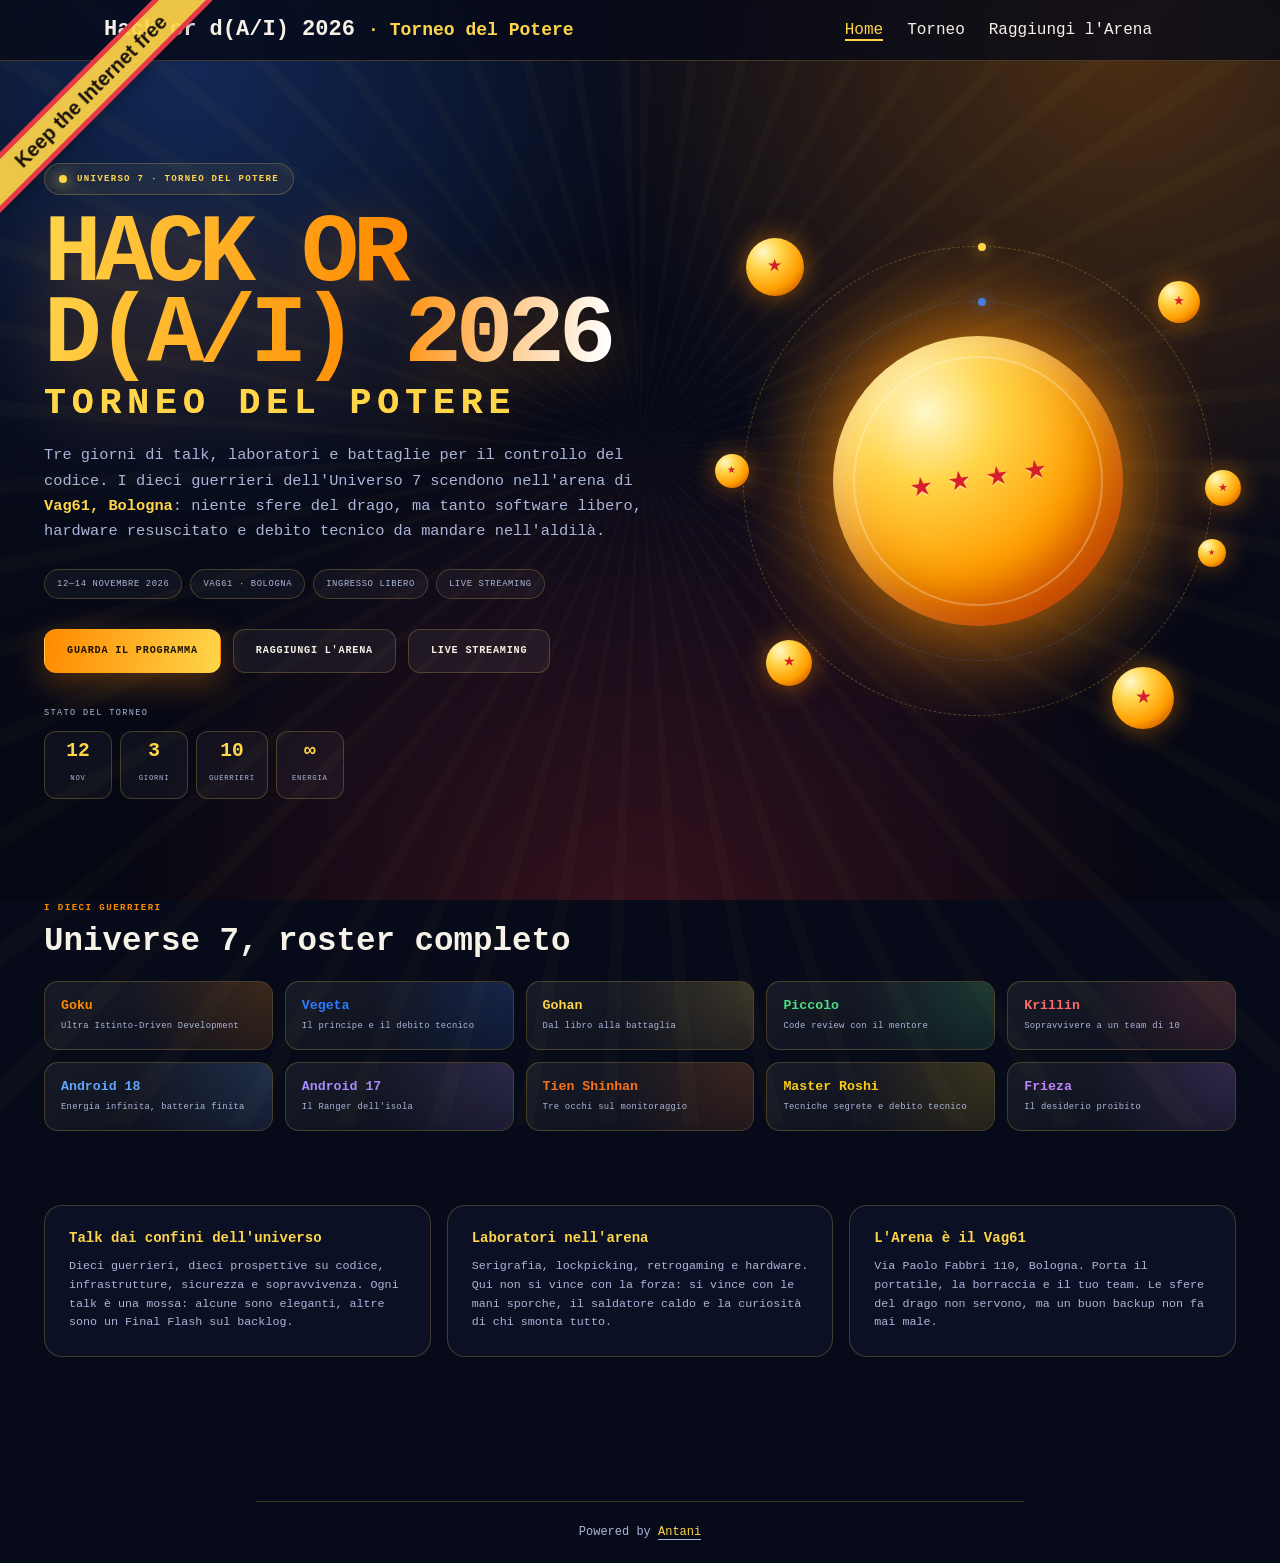
<file: index.html>
<!DOCTYPE html>
<html lang="it" dir="auto">

<head><meta charset="utf-8">
<meta http-equiv="X-UA-Compatible" content="IE=edge">
<meta name="viewport" content="width=device-width, initial-scale=1, shrink-to-fit=no">
<meta name="robots" content="index, follow">

<title>Hack or d(A/I) 2026 · Torneo del Potere</title>

<meta name="description" content="Hack or d(A/I) 2026 · Torneo del Potere — 12-14 novembre, Vag61 Bologna. Talk, laboratori e i dieci guerrieri dell'Universo 7.">
<meta name="author" content="">
<link rel="canonical" href="index.html">
<link crossorigin="anonymous" href="/assets/css/stylesheet.96bbd530e704648f0388971aeecde4cb7303e96ad6e534be36fb8fe85007f73b.css" integrity="sha256-lrvVMOcEZI8DiJca7s3ky3MD6WrW5TS&#43;NvuP6FAH9zs=" rel="preload stylesheet" as="style">



  <script src="/js/custom.js" defer></script>


<link rel="icon" type="image/png" sizes="16x16" href="favicon-16x16.png">
<link rel="icon" type="image/png" sizes="32x32" href="favicon-32x32.png">
<link rel="apple-touch-icon" href="apple-touch-icon.png">
<link rel="mask-icon" href="/safari-pinned-tab.svg">
<meta name="theme-color" content="#2e2e33">
<meta name="msapplication-TileColor" content="#2e2e33">
<script defer crossorigin="anonymous" src="/js/floating-terminal.iife.js"></script>
<link rel="stylesheet" href="/css/svelte_builds/floating-terminal.css">
<link rel="alternate" type="application/rss+xml" href="index.xml">
<link rel="alternate" hreflang="it" href="index.html">
<noscript>
    <style>
        #theme-toggle,
        .top-link {
            display: none;
        }

    </style>
    <style>
        @media (prefers-color-scheme: dark) {
            :root {
                --theme: rgb(29, 30, 32);
                --entry: rgb(46, 46, 51);
                --primary: rgb(218, 218, 219);
                --secondary: rgb(155, 156, 157);
                --tertiary: rgb(65, 66, 68);
                --content: rgb(196, 196, 197);
                --hljs-bg: rgb(46, 46, 51);
                --code-bg: rgb(55, 56, 62);
                --border: rgb(51, 51, 51);
            }

            .list {
                background: var(--theme);
            }

            .list:not(.dark)::-webkit-scrollbar-track {
                background: 0 0;
            }

            .list:not(.dark)::-webkit-scrollbar-thumb {
                border-color: var(--theme);
            }
        }

    </style>
</noscript>
<script type="application/ld+json">
{
  "@context": "https://schema.org",
  "@type": "Organization",
  "name": "Hack or d(A/I) 2026 · Torneo del Potere",
  "url": "/",
  "description": "Tre giorni di talk, laboratori e battaglie per il controllo del codice al Vag61 di Bologna.",
  "thumbnailUrl": "/favicon.ico",
  "sameAs": [
      
  ]
}
</script>
	<meta name="generator" content="Hugo 0.169.0">
    <link rel="stylesheet" href="/dragonball.css">
</head>

<body class="list db-theme" id="top">
  <a class="skip-link" href="index.html#main-content">Salta al contenuto principale</a>
<script>
    if (localStorage.getItem("pref-theme") === "dark") {
        document.body.classList.add('dark');
    } else if (localStorage.getItem("pref-theme") === "light") {
        document.body.classList.remove('dark')
    } else if (window.matchMedia('(prefers-color-scheme: dark)').matches) {
        document.body.classList.add('dark');
    }

</script>

<header class="header">
    <nav class="nav">
        <div class="logo">
            <div class="logo-switches">
                <button id="theme-toggle" accesskey="t" title="(Alt + T)">
                    <svg id="moon" xmlns="http://www.w3.org/2000/svg" width="24" height="18" viewBox="0 0 24 24"
                        fill="none" stroke="currentColor" stroke-width="2" stroke-linecap="round"
                        stroke-linejoin="round">
                        <path d="M21 12.79A9 9 0 1 1 11.21 3 7 7 0 0 0 21 12.79z"></path>
                    </svg>
                    <svg id="sun" xmlns="http://www.w3.org/2000/svg" width="24" height="18" viewBox="0 0 24 24"
                        fill="none" stroke="currentColor" stroke-width="2" stroke-linecap="round"
                        stroke-linejoin="round">
                        <circle cx="12" cy="12" r="5"></circle>
                        <line x1="12" y1="1" x2="12" y2="3"></line>
                        <line x1="12" y1="21" x2="12" y2="23"></line>
                        <line x1="4.22" y1="4.22" x2="5.64" y2="5.64"></line>
                        <line x1="18.36" y1="18.36" x2="19.78" y2="19.78"></line>
                        <line x1="1" y1="12" x2="3" y2="12"></line>
                        <line x1="21" y1="12" x2="23" y2="12"></line>
                        <line x1="4.22" y1="19.78" x2="5.64" y2="18.36"></line>
                        <line x1="18.36" y1="5.64" x2="19.78" y2="4.22"></line>
                    </svg>
                </button>
                <ul class="lang-switch"><li>|</li>
                </ul>
            </div>
        </div>
        <div class="nav-title">
          
            Hack or d(A/I) 2026
          
        </div>
        <ul id="menu">
            <li>
                <a href="index.html" title="Home">
                    <span class="active">Home</span>
                </a>
            </li>
            <li>
                <a href="programma.html" title="Torneo">
                    <span>Torneo</span>
                </a>
            </li>
            <li>
                <a href="come-arrivare.html" title="Raggiungi l'Arena">
                    <span>Raggiungi l'Arena</span>
                </a>
            </li>
        </ul>
    </nav>
    <a class="keepitfree" href="https://keepitfree.ai/it">
        Keep the Internet free
    </a>
</header>

    <main id="main-content" class="main home">
<section class="db-home">
  <div class="db-hero">
    <div class="db-hero-copy">
      <p class="db-kicker"><span class="db-dot"></span> Universo 7 · Torneo del Potere</p>
      <h1 class="db-title">Hack or d(A/I) 2026<span>Torneo del Potere</span></h1>
      <p class="db-sub">Tre giorni di talk, laboratori e battaglie per il controllo del codice. I dieci guerrieri dell'Universo 7 scendono nell'arena di <strong>Vag61, Bologna</strong>: niente sfere del drago, ma tanto software libero, hardware resuscitato e debito tecnico da mandare nell'aldilà.</p>
      <div class="db-meta">
        <span>12—14 Novembre 2026</span>
        <span>Vag61 · Bologna</span>
        <span>Ingresso libero</span>
        <span>Live streaming</span>
      </div>
      <div class="db-actions">
        <a class="db-btn db-btn--primary" href="/programma/">Guarda il programma</a>
        <a class="db-btn" href="/come-arrivare/">Raggiungi l'Arena</a>
        <a class="db-btn" href="https://hod26stream.vado.li">Live streaming</a>
      </div>
      <div class="db-countdown" aria-label="Stato del torneo">
        <span class="db-countdown-label">Stato del torneo</span>
        <div class="db-cd"><b>12</b><span>Nov</span></div>
        <div class="db-cd"><b>3</b><span>Giorni</span></div>
        <div class="db-cd"><b>10</b><span>Guerrieri</span></div>
        <div class="db-cd"><b>∞</b><span>Energia</span></div>
      </div>
    </div>
    <div class="db-hero-visual" aria-hidden="true">
      <div class="db-aura"></div>
      <div class="db-orbit"></div>
      <div class="db-orbit db-orbit--2"></div>
      <div class="db-main-ball"><div class="db-stars">★ ★ ★ ★</div></div>
      <div class="db-ball db-ball--1">★</div>
      <div class="db-ball db-ball--2">★</div>
      <div class="db-ball db-ball--3">★</div>
      <div class="db-ball db-ball--4">★</div>
      <div class="db-ball db-ball--5">★</div>
      <div class="db-ball db-ball--6">★</div>
      <div class="db-ball db-ball--7">★</div>
    </div>
  </div>

  <section class="db-roster">
    <p class="db-section-kicker">I dieci guerrieri</p>
    <h2>Universe 7, roster completo</h2>
    <div class="db-roster-grid">
      <div class="db-fighter" style="--accent:#ff8a00"><b>Goku</b><small>Ultra Istinto-Driven Development</small></div>
      <div class="db-fighter" style="--accent:#2f7bff"><b>Vegeta</b><small>Il principe e il debito tecnico</small></div>
      <div class="db-fighter" style="--accent:#ffd54a"><b>Gohan</b><small>Dal libro alla battaglia</small></div>
      <div class="db-fighter" style="--accent:#4ade80"><b>Piccolo</b><small>Code review con il mentore</small></div>
      <div class="db-fighter" style="--accent:#ff6b6b"><b>Krillin</b><small>Sopravvivere a un team di 10</small></div>
      <div class="db-fighter" style="--accent:#60a5fa"><b>Android 18</b><small>Energia infinita, batteria finita</small></div>
      <div class="db-fighter" style="--accent:#a78bfa"><b>Android 17</b><small>Il Ranger dell'isola</small></div>
      <div class="db-fighter" style="--accent:#f97316"><b>Tien Shinhan</b><small>Tre occhi sul monitoraggio</small></div>
      <div class="db-fighter" style="--accent:#facc15"><b>Master Roshi</b><small>Tecniche segrete e debito tecnico</small></div>
      <div class="db-fighter" style="--accent:#c084fc"><b>Frieza</b><small>Il desiderio proibito</small></div>
    </div>
  </section>

  <section class="db-home-info">
    <div class="db-panel">
      <h3>Talk dai confini dell'universo</h3>
      <p>Dieci guerrieri, dieci prospettive su codice, infrastrutture, sicurezza e sopravvivenza. Ogni talk è una mossa: alcune sono eleganti, altre sono un Final Flash sul backlog.</p>
    </div>
    <div class="db-panel">
      <h3>Laboratori nell'arena</h3>
      <p>Serigrafia, lockpicking, retrogaming e hardware. Qui non si vince con la forza: si vince con le mani sporche, il saldatore caldo e la curiosità di chi smonta tutto.</p>
    </div>
    <div class="db-panel">
      <h3>L'Arena è il Vag61</h3>
      <p>Via Paolo Fabbri 110, Bologna. Porta il portatile, la borraccia e il tuo team. Le sfere del drago non servono, ma un buon backup non fa mai male.</p>
    </div>
  </section>
</section>
</main>
    
    
<footer class="footer">

    <span>
        Powered by
        <a href="https://hacklabbo.indivia.net" rel="noopener noreferrer">Antani</a>
    </span>
</footer>
<a href="index.html#top" aria-label="go to top" title="Go to Top (Alt + G)" class="top-link" id="top-link" accesskey="g">
    <svg xmlns="http://www.w3.org/2000/svg" viewBox="0 0 12 6" fill="currentColor">
        <path d="M12 6H0l6-6z" />
    </svg>
</a>

<script>
    let menu = document.getElementById('menu')
    if (menu) {
        menu.scrollLeft = localStorage.getItem("menu-scroll-position");
        menu.onscroll = function () {
            localStorage.setItem("menu-scroll-position", menu.scrollLeft);
        }
    }

    document.querySelectorAll('a[href^="#"]').forEach(anchor => {
        anchor.addEventListener("click", function (e) {
            e.preventDefault();
            var id = this.getAttribute("href").substr(1);
            if (!window.matchMedia('(prefers-reduced-motion: reduce)').matches) {
                document.querySelector(`[id='${decodeURIComponent(id)}']`).scrollIntoView({
                    behavior: "smooth"
                });
            } else {
                document.querySelector(`[id='${decodeURIComponent(id)}']`).scrollIntoView();
            }
            if (id === "top") {
                history.replaceState(null, null, " ");
            } else {
                history.pushState(null, null, `#${id}`);
            }
        });
    });

</script>
<script>
    var mybutton = document.getElementById("top-link");
    window.onscroll = function () {
        if (document.body.scrollTop > 800 || document.documentElement.scrollTop > 800) {
            mybutton.style.visibility = "visible";
            mybutton.style.opacity = "1";
        } else {
            mybutton.style.visibility = "hidden";
            mybutton.style.opacity = "0";
        }
    };

</script>
<script>
    document.getElementById("theme-toggle").addEventListener("click", () => {
        if (document.body.className.includes("dark")) {
            document.body.classList.remove('dark');
            localStorage.setItem("pref-theme", 'light');
        } else {
            document.body.classList.add('dark');
            localStorage.setItem("pref-theme", 'dark');
        }
    })

</script>
</body>

</html>
</file>
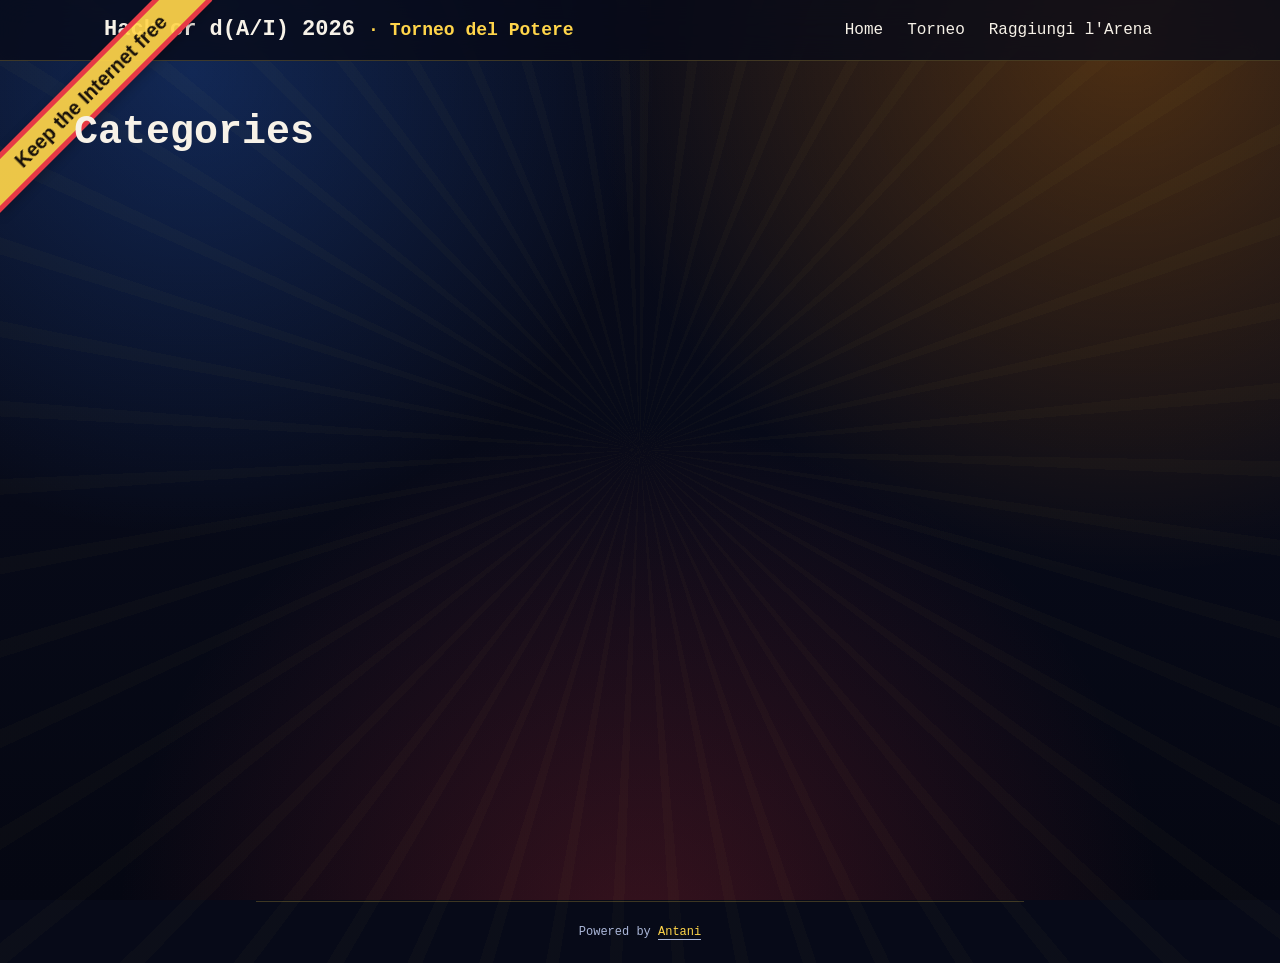
<file: categories/index.html>
<!DOCTYPE html>
<html lang="it" dir="auto">

<head><meta charset="utf-8">
<meta http-equiv="X-UA-Compatible" content="IE=edge">
<meta name="viewport" content="width=device-width, initial-scale=1, shrink-to-fit=no">
<meta name="robots" content="index, follow">

<title>Categories | Hack or d(A/I) 2026 · Torneo del Potere</title>
<meta name="keywords" content="">
<meta name="description" content="">
<meta name="author" content="">
<link rel="canonical" href="index.html">
<link crossorigin="anonymous" href="/assets/css/stylesheet.96bbd530e704648f0388971aeecde4cb7303e96ad6e534be36fb8fe85007f73b.css" integrity="sha256-lrvVMOcEZI8DiJca7s3ky3MD6WrW5TS&#43;NvuP6FAH9zs=" rel="preload stylesheet" as="style">



  <script src="../js/custom.js" defer></script>


<link rel="icon" type="image/png" sizes="16x16" href="../favicon-16x16.png">
<link rel="icon" type="image/png" sizes="32x32" href="../favicon-32x32.png">
<link rel="apple-touch-icon" href="/apple-touch-icon.png">
<link rel="mask-icon" href="/safari-pinned-tab.svg">
<meta name="theme-color" content="#2e2e33">
<meta name="msapplication-TileColor" content="#2e2e33">
<script defer crossorigin="anonymous" src="../js/floating-terminal.iife.js"></script>
<link rel="stylesheet" href="../css/svelte_builds/floating-terminal.css">
<link rel="alternate" type="application/rss+xml" href="index.xml">
<link rel="alternate" hreflang="it" href="index.html">
<noscript>
    <style>
        #theme-toggle,
        .top-link {
            display: none;
        }

    </style>
    <style>
        @media (prefers-color-scheme: dark) {
            :root {
                --theme: rgb(29, 30, 32);
                --entry: rgb(46, 46, 51);
                --primary: rgb(218, 218, 219);
                --secondary: rgb(155, 156, 157);
                --tertiary: rgb(65, 66, 68);
                --content: rgb(196, 196, 197);
                --hljs-bg: rgb(46, 46, 51);
                --code-bg: rgb(55, 56, 62);
                --border: rgb(51, 51, 51);
            }

            .list {
                background: var(--theme);
            }

            .list:not(.dark)::-webkit-scrollbar-track {
                background: 0 0;
            }

            .list:not(.dark)::-webkit-scrollbar-thumb {
                border-color: var(--theme);
            }
        }

    </style>
</noscript>
    <link rel="stylesheet" href="/dragonball.css">
</head>

<body class="list db-theme" id="top">
  <a class="skip-link" href="index.html#main-content">Salta al contenuto principale</a>
<script>
    if (localStorage.getItem("pref-theme") === "dark") {
        document.body.classList.add('dark');
    } else if (localStorage.getItem("pref-theme") === "light") {
        document.body.classList.remove('dark')
    } else if (window.matchMedia('(prefers-color-scheme: dark)').matches) {
        document.body.classList.add('dark');
    }

</script>

<header class="header">
    <nav class="nav">
        <div class="logo">
            <div class="logo-switches">
                <button id="theme-toggle" accesskey="t" title="(Alt + T)">
                    <svg id="moon" xmlns="http://www.w3.org/2000/svg" width="24" height="18" viewBox="0 0 24 24"
                        fill="none" stroke="currentColor" stroke-width="2" stroke-linecap="round"
                        stroke-linejoin="round">
                        <path d="M21 12.79A9 9 0 1 1 11.21 3 7 7 0 0 0 21 12.79z"></path>
                    </svg>
                    <svg id="sun" xmlns="http://www.w3.org/2000/svg" width="24" height="18" viewBox="0 0 24 24"
                        fill="none" stroke="currentColor" stroke-width="2" stroke-linecap="round"
                        stroke-linejoin="round">
                        <circle cx="12" cy="12" r="5"></circle>
                        <line x1="12" y1="1" x2="12" y2="3"></line>
                        <line x1="12" y1="21" x2="12" y2="23"></line>
                        <line x1="4.22" y1="4.22" x2="5.64" y2="5.64"></line>
                        <line x1="18.36" y1="18.36" x2="19.78" y2="19.78"></line>
                        <line x1="1" y1="12" x2="3" y2="12"></line>
                        <line x1="21" y1="12" x2="23" y2="12"></line>
                        <line x1="4.22" y1="19.78" x2="5.64" y2="18.36"></line>
                        <line x1="18.36" y1="5.64" x2="19.78" y2="4.22"></line>
                    </svg>
                </button>
                <ul class="lang-switch"><li>|</li>
                </ul>
            </div>
        </div>
        <div class="nav-title">
          
            Hack or d(A/I) 2026
          
        </div>
        <ul id="menu">
            <li>
                <a href="/" title="Home">
                    <span>Home</span>
                </a>
            </li>
            <li>
                <a href="/programma" title="Torneo">
                    <span>Torneo</span>
                </a>
            </li>
            <li>
                <a href="/come-arrivare" title="Raggiungi l'Arena">
                    <span>Raggiungi l'Arena</span>
                </a>
            </li>
        </ul>
    </nav>
    <a class="keepitfree" href="https://keepitfree.ai/it">
        Keep the Internet free
    </a>
</header>

    <main class="main">
<header class="page-header">
    <h1>Categories</h1>
</header>

<ul class="terms-tags">
</ul>
    </main>
    
    
<footer class="footer">

    <span>
        Powered by
        <a href="https://hacklabbo.indivia.net" rel="noopener noreferrer">Antani</a>
    </span>
</footer>
<a href="index.html#top" aria-label="go to top" title="Go to Top (Alt + G)" class="top-link" id="top-link" accesskey="g">
    <svg xmlns="http://www.w3.org/2000/svg" viewBox="0 0 12 6" fill="currentColor">
        <path d="M12 6H0l6-6z" />
    </svg>
</a>

<script>
    let menu = document.getElementById('menu')
    if (menu) {
        menu.scrollLeft = localStorage.getItem("menu-scroll-position");
        menu.onscroll = function () {
            localStorage.setItem("menu-scroll-position", menu.scrollLeft);
        }
    }

    document.querySelectorAll('a[href^="#"]').forEach(anchor => {
        anchor.addEventListener("click", function (e) {
            e.preventDefault();
            var id = this.getAttribute("href").substr(1);
            if (!window.matchMedia('(prefers-reduced-motion: reduce)').matches) {
                document.querySelector(`[id='${decodeURIComponent(id)}']`).scrollIntoView({
                    behavior: "smooth"
                });
            } else {
                document.querySelector(`[id='${decodeURIComponent(id)}']`).scrollIntoView();
            }
            if (id === "top") {
                history.replaceState(null, null, " ");
            } else {
                history.pushState(null, null, `#${id}`);
            }
        });
    });

</script>
<script>
    var mybutton = document.getElementById("top-link");
    window.onscroll = function () {
        if (document.body.scrollTop > 800 || document.documentElement.scrollTop > 800) {
            mybutton.style.visibility = "visible";
            mybutton.style.opacity = "1";
        } else {
            mybutton.style.visibility = "hidden";
            mybutton.style.opacity = "0";
        }
    };

</script>
<script>
    document.getElementById("theme-toggle").addEventListener("click", () => {
        if (document.body.className.includes("dark")) {
            document.body.classList.remove('dark');
            localStorage.setItem("pref-theme", 'light');
        } else {
            document.body.classList.add('dark');
            localStorage.setItem("pref-theme", 'dark');
        }
    })

</script>
</body>

</html>
</file>
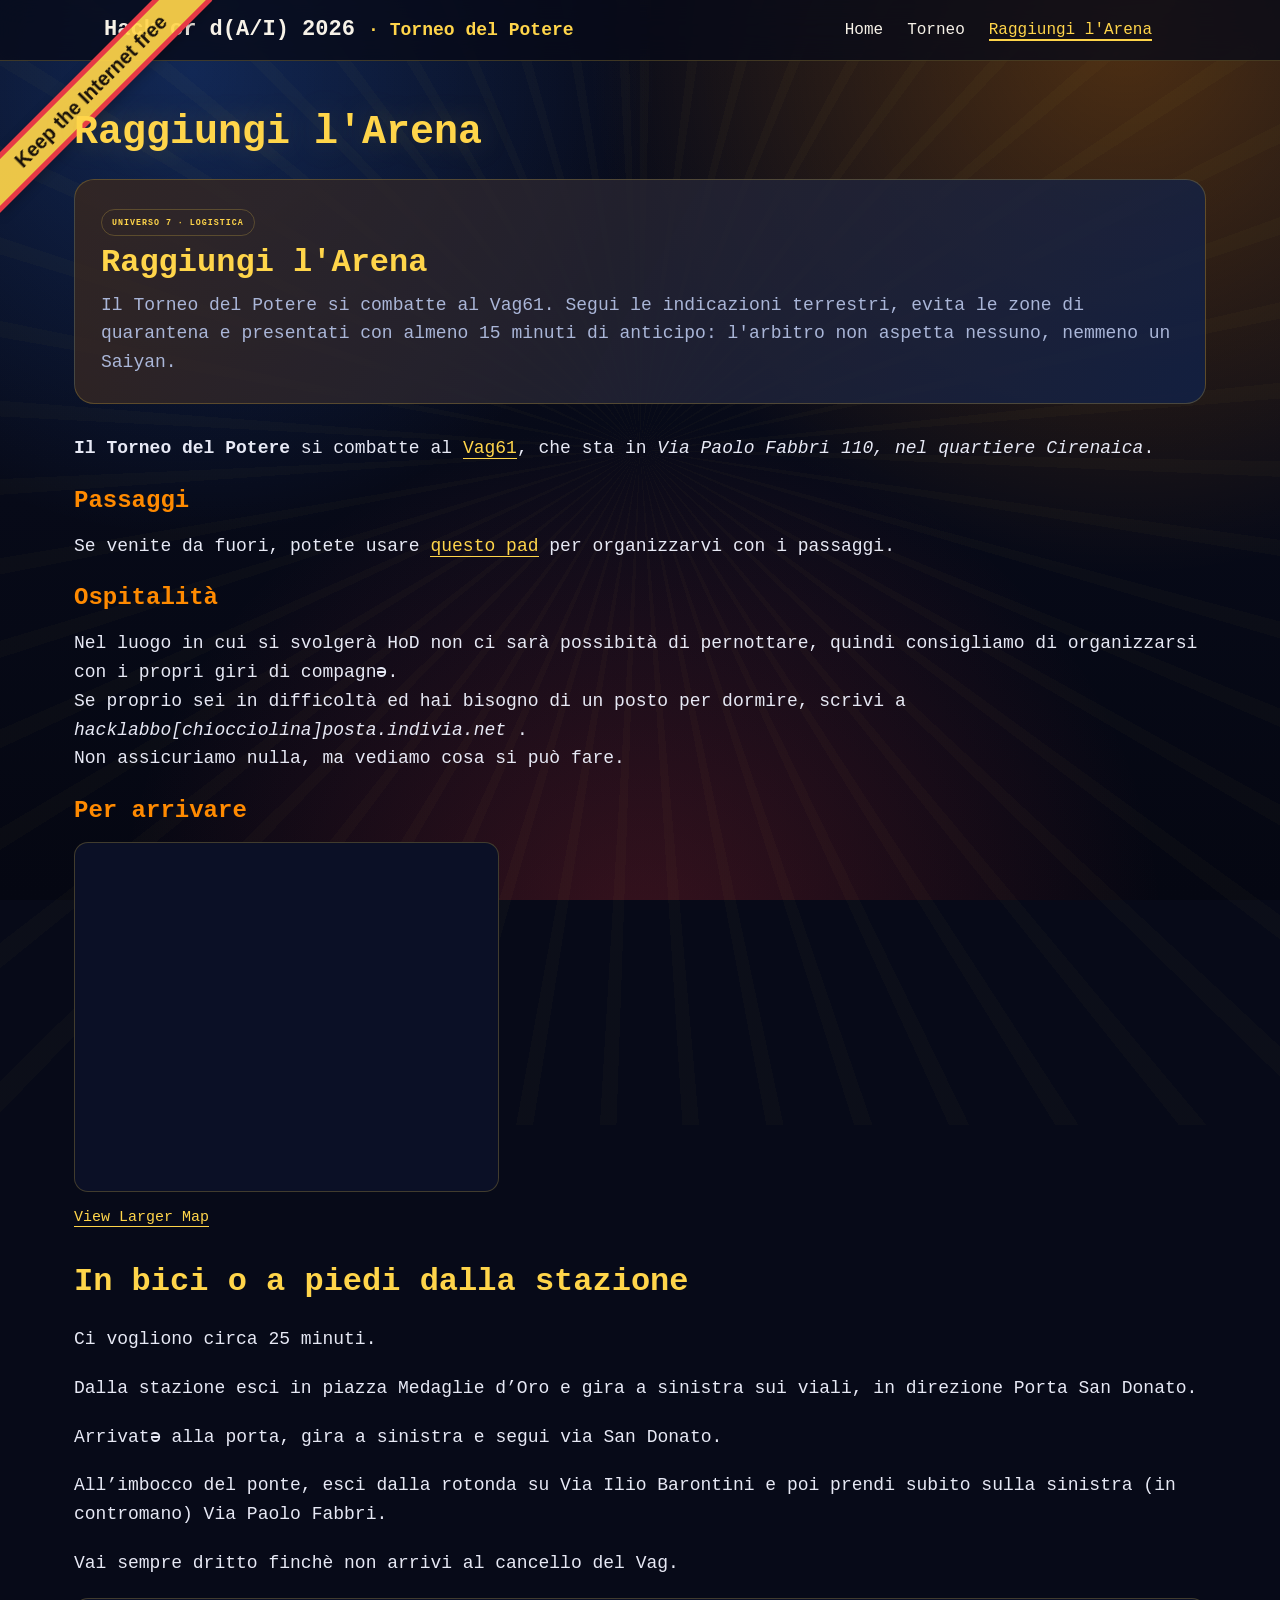
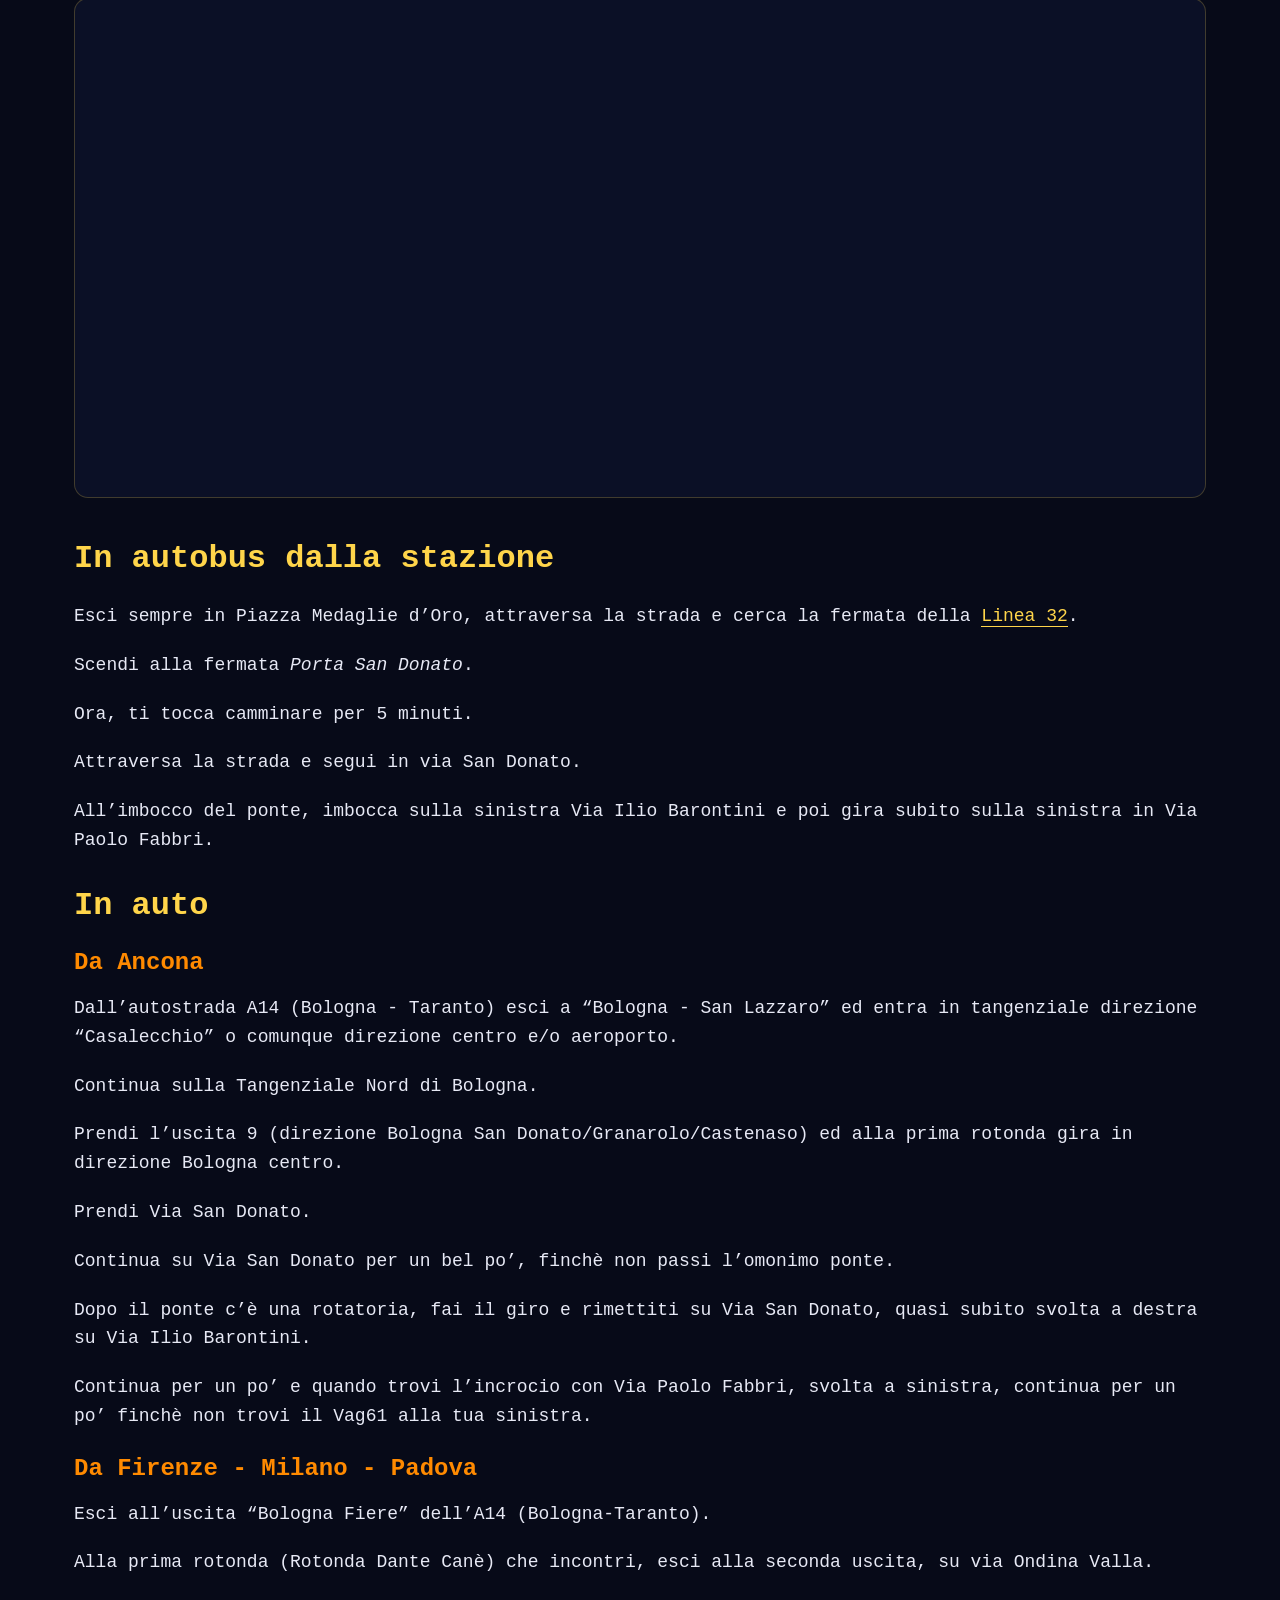
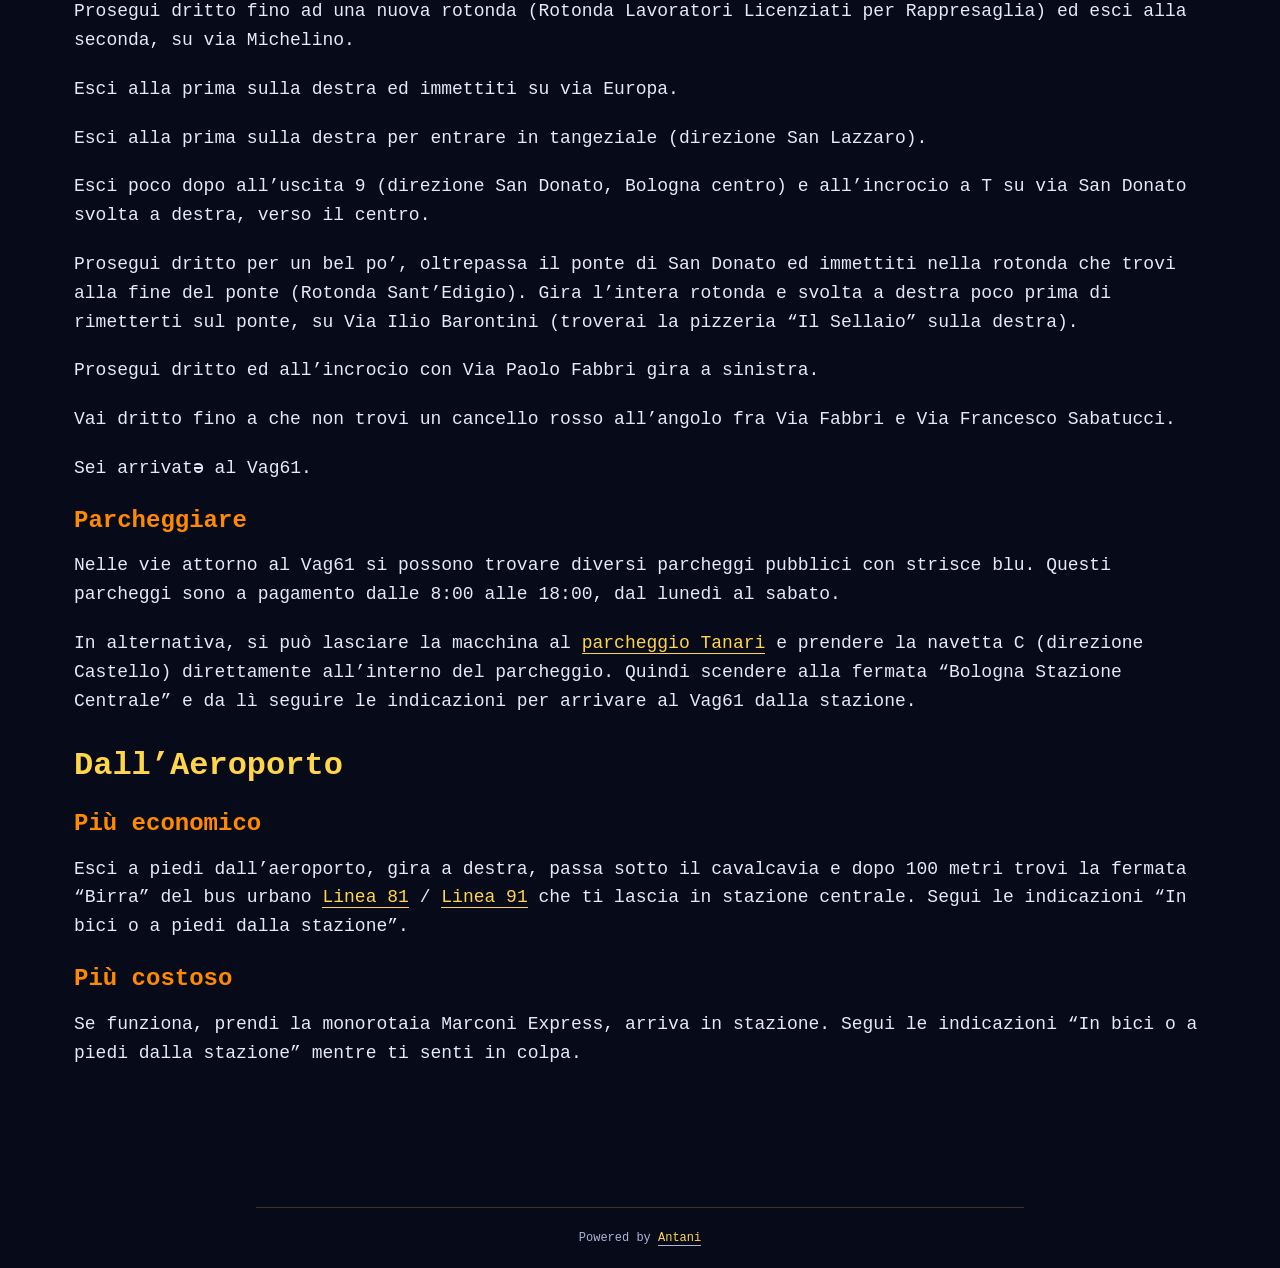
<file: come-arrivare/index.html>
<!DOCTYPE html>
<html lang="it" dir="auto">

<head><meta charset="utf-8">
<meta http-equiv="X-UA-Compatible" content="IE=edge">
<meta name="viewport" content="width=device-width, initial-scale=1, shrink-to-fit=no">
<meta name="robots" content="index, follow">

<title>Raggiungi l'Arena | Hack or d(A/I) 2026 · Torneo del Potere</title>
<meta name="keywords" content="">
<meta name="description" content="Raggiungi l'Arena del Torneo del Potere: Vag61, Via Paolo Fabbri 110, Bologna.">
<meta name="author" content="">
<link rel="canonical" href="index.html">
<link crossorigin="anonymous" href="/assets/css/stylesheet.96bbd530e704648f0388971aeecde4cb7303e96ad6e534be36fb8fe85007f73b.css" integrity="sha256-lrvVMOcEZI8DiJca7s3ky3MD6WrW5TS&#43;NvuP6FAH9zs=" rel="preload stylesheet" as="style">
<script defer crossorigin="anonymous" src="../assets/js/highlight.f413e19d0714851f6474e7ee9632408e58ac146fbdbe62747134bea2fa3415e0.js" integrity="sha256-9BPhnQcUhR9kdOfuljJAjlisFG&#43;9vmJ0cTS&#43;ovo0FeA="
    onload="hljs.initHighlightingOnLoad();"></script>



  <script src="/js/custom.js" defer></script>


<link rel="icon" type="image/png" sizes="16x16" href="../favicon-16x16.png">
<link rel="icon" type="image/png" sizes="32x32" href="../favicon-32x32.png">
<link rel="apple-touch-icon" href="../apple-touch-icon.png">
<link rel="mask-icon" href="/safari-pinned-tab.svg">
<meta name="theme-color" content="#2e2e33">
<meta name="msapplication-TileColor" content="#2e2e33">
<script defer crossorigin="anonymous" src="/js/floating-terminal.iife.js"></script>
<link rel="stylesheet" href="/css/svelte_builds/floating-terminal.css">
<link rel="alternate" hreflang="it" href="index.html">
<noscript>
    <style>
        #theme-toggle,
        .top-link {
            display: none;
        }

    </style>
    <style>
        @media (prefers-color-scheme: dark) {
            :root {
                --theme: rgb(29, 30, 32);
                --entry: rgb(46, 46, 51);
                --primary: rgb(218, 218, 219);
                --secondary: rgb(155, 156, 157);
                --tertiary: rgb(65, 66, 68);
                --content: rgb(196, 196, 197);
                --hljs-bg: rgb(46, 46, 51);
                --code-bg: rgb(55, 56, 62);
                --border: rgb(51, 51, 51);
            }

            .list {
                background: var(--theme);
            }

            .list:not(.dark)::-webkit-scrollbar-track {
                background: 0 0;
            }

            .list:not(.dark)::-webkit-scrollbar-thumb {
                border-color: var(--theme);
            }
        }

    </style>
</noscript>

<script type="application/ld+json">
{
  "@context": "https://schema.org",
  "@type": "BreadcrumbList",
  "itemListElement": [
    {
      "@type": "ListItem",
      "position":  1 ,
      "name": "Raggiungi l'Arena",
      "item": "/come-arrivare/"
    }
  ]
}
</script>
<script type="application/ld+json">
{
  "@context": "https://schema.org",
  "@type": "BlogPosting",
  "headline": "Raggiungi l'Arena",
  "name": "Raggiungi l'Arena",
  "description": "Hack or Di(y|e) lo facciamo al Vag61, che sta in Via Paolo Fabbri 110, nel quartiere Cirenaica.\nPassaggi Se venite da fuori, potete usare questo pad per organizzarvi con i passaggi.\nOspitalità Nel luogo in cui si svolgerà HoD non ci sarà possibità di pernottare, quindi consigliamo di organizzarsi con i propri giri di compagnə.\nSe proprio sei in difficoltà ed hai bisogno di un posto per dormire, scrivi a hacklabbo[chiocciolina]posta.indivia.net Clicca per copiare! .\nNon assicuriamo nulla, ma vediamo cosa si può fare.\n",
  "keywords": [
    
  ],
  "articleBody": "Hack or Di(y|e) lo facciamo al Vag61, che sta in Via Paolo Fabbri 110, nel quartiere Cirenaica.\nPassaggi Se venite da fuori, potete usare questo pad per organizzarvi con i passaggi.\nOspitalità Nel luogo in cui si svolgerà HoD non ci sarà possibità di pernottare, quindi consigliamo di organizzarsi con i propri giri di compagnə.\nSe proprio sei in difficoltà ed hai bisogno di un posto per dormire, scrivi a hacklabbo[chiocciolina]posta.indivia.net Clicca per copiare! .\nNon assicuriamo nulla, ma vediamo cosa si può fare.\nPer arrivare View Larger Map In bici o a piedi dalla stazione Ci vogliono circa 25 minuti.\nDalla stazione esci in piazza Medaglie d’Oro e gira a sinistra sui viali, in direzione Porta San Donato.\nArrivatə alla porta, gira a sinistra e segui via San Donato.\nAll’imbocco del ponte, esci dalla rotonda su Via Ilio Barontini e poi prendi subito sulla sinistra (in contromano) Via Paolo Fabbri.\nVai sempre dritto finchè non arrivi al cancello del Vag.\nIn autobus dalla stazione Esci sempre in Piazza Medaglie d’Oro, attraversa la strada e cerca la fermata della Linea 32.\nScendi alla fermata Porta San Donato.\nOra, ti tocca camminare per 5 minuti.\nAttraversa la strada e segui in via San Donato.\nAll’imbocco del ponte, imbocca sulla sinistra Via Ilio Barontini e poi gira subito sulla sinistra in Via Paolo Fabbri.\nIn auto Da Ancona Dall’autostrada A14 (Bologna - Taranto) esci a “Bologna - San Lazzaro” ed entra in tangenziale direzione “Casalecchio” o comunque direzione centro e/o aeroporto.\nContinua sulla Tangenziale Nord di Bologna.\nPrendi l’uscita 9 (direzione Bologna San Donato/Granarolo/Castenaso) ed alla prima rotonda gira in direzione Bologna centro.\nPrendi Via San Donato.\nContinua su Via San Donato per un bel po’, finchè non passi l’omonimo ponte.\nDopo il ponte c’è una rotatoria, fai il giro e rimettiti su Via San Donato, quasi subito svolta a destra su Via Ilio Barontini.\nContinua per un po’ e quando trovi l’incrocio con Via Paolo Fabbri, svolta a sinistra, continua per un po’ finchè non trovi il Vag61 alla tua sinistra.\nDa Firenze - Milano - Padova Esci all’uscita “Bologna Fiere” dell’A14 (Bologna-Taranto).\nAlla prima rotonda (Rotonda Dante Canè) che incontri, esci alla seconda uscita, su via Ondina Valla.\nProsegui dritto fino ad una nuova rotonda (Rotonda Lavoratori Licenziati per Rappresaglia) ed esci alla seconda, su via Michelino.\nEsci alla prima sulla destra ed immettiti su via Europa.\nEsci alla prima sulla destra per entrare in tangeziale (direzione San Lazzaro).\nEsci poco dopo all’uscita 9 (direzione San Donato, Bologna centro) e all’incrocio a T su via San Donato svolta a destra, verso il centro.\nProsegui dritto per un bel po’, oltrepassa il ponte di San Donato ed immettiti nella rotonda che trovi alla fine del ponte (Rotonda Sant’Edigio). Gira l’intera rotonda e svolta a destra poco prima di rimetterti sul ponte, su Via Ilio Barontini (troverai la pizzeria “Il Sellaio” sulla destra).\nProsegui dritto ed all’incrocio con Via Paolo Fabbri gira a sinistra.\nVai dritto fino a che non trovi un cancello rosso all’angolo fra Via Fabbri e Via Francesco Sabatucci.\nSei arrivatə al Vag61.\nParcheggiare Nelle vie attorno al Vag61 si possono trovare diversi parcheggi pubblici con strisce blu. Questi parcheggi sono a pagamento dalle 8:00 alle 18:00, dal lunedì al sabato.\nIn alternativa, si può lasciare la macchina al parcheggio Tanari e prendere la navetta C (direzione Castello) direttamente all’interno del parcheggio. Quindi scendere alla fermata “Bologna Stazione Centrale” e da lì seguire le indicazioni per arrivare al Vag61 dalla stazione.\nDall’Aeroporto Più economico Esci a piedi dall’aeroporto, gira a destra, passa sotto il cavalcavia e dopo 100 metri trovi la fermata “Birra” del bus urbano Linea 81 / Linea 91 che ti lascia in stazione centrale. Segui le indicazioni “In bici o a piedi dalla stazione”.\nPiù costoso Se funziona, prendi la monorotaia Marconi Express, arriva in stazione. Segui le indicazioni “In bici o a piedi dalla stazione” mentre ti senti in colpa.\n",
  "wordCount" : "655",
  "inLanguage": "it",
  "datePublished": "0001-01-01T00:00:00Z",
  "dateModified": "0001-01-01T00:00:00Z",
  "mainEntityOfPage": {
    "@type": "WebPage",
    "@id": "/come-arrivare/"
  },
  "publisher": {
    "@type": "Organization",
    "name": "",
    "logo": {
      "@type": "ImageObject",
      "url": "/favicon.ico"
    }
  }
}
</script>
    <link rel="stylesheet" href="/dragonball.css">
</head>

<body class="db-theme" id="top">
  <a class="skip-link" href="index.html#main-content">Salta al contenuto principale</a>
<script>
    if (localStorage.getItem("pref-theme") === "dark") {
        document.body.classList.add('dark');
    } else if (localStorage.getItem("pref-theme") === "light") {
        document.body.classList.remove('dark')
    } else if (window.matchMedia('(prefers-color-scheme: dark)').matches) {
        document.body.classList.add('dark');
    }

</script>

<header class="header">
    <nav class="nav">
        <div class="logo">
            <div class="logo-switches">
                <button id="theme-toggle" accesskey="t" title="(Alt + T)">
                    <svg id="moon" xmlns="http://www.w3.org/2000/svg" width="24" height="18" viewBox="0 0 24 24"
                        fill="none" stroke="currentColor" stroke-width="2" stroke-linecap="round"
                        stroke-linejoin="round">
                        <path d="M21 12.79A9 9 0 1 1 11.21 3 7 7 0 0 0 21 12.79z"></path>
                    </svg>
                    <svg id="sun" xmlns="http://www.w3.org/2000/svg" width="24" height="18" viewBox="0 0 24 24"
                        fill="none" stroke="currentColor" stroke-width="2" stroke-linecap="round"
                        stroke-linejoin="round">
                        <circle cx="12" cy="12" r="5"></circle>
                        <line x1="12" y1="1" x2="12" y2="3"></line>
                        <line x1="12" y1="21" x2="12" y2="23"></line>
                        <line x1="4.22" y1="4.22" x2="5.64" y2="5.64"></line>
                        <line x1="18.36" y1="18.36" x2="19.78" y2="19.78"></line>
                        <line x1="1" y1="12" x2="3" y2="12"></line>
                        <line x1="21" y1="12" x2="23" y2="12"></line>
                        <line x1="4.22" y1="19.78" x2="5.64" y2="18.36"></line>
                        <line x1="18.36" y1="5.64" x2="19.78" y2="4.22"></line>
                    </svg>
                </button>
                <ul class="lang-switch"><li>|</li>
                </ul>
            </div>
        </div>
        <div class="nav-title">
          
            Hack or d(A/I) 2026
          
        </div>
        <ul id="menu">
            <li>
                <a href="../index.html" title="Home">
                    <span>Home</span>
                </a>
            </li>
            <li>
                <a href="../programma.html" title="Torneo">
                    <span>Torneo</span>
                </a>
            </li>
            <li>
                <a href="../come-arrivare.html" title="Raggiungi l'Arena">
                    <span class="active">Raggiungi l'Arena</span>
                </a>
            </li>
        </ul>
    </nav>
    <a class="keepitfree" href="https://keepitfree.ai/it">
        Keep the Internet free
    </a>
</header>

    <main class="main">

<article class="post-single">
  <header class="post-header">
    
    <h1 class="post-title">Raggiungi l'Arena</h1>
    <div class="post-meta">
     
      
    </div>
  </header> 
  <div class="post-content">
<div class="db-arrive-banner">
  <span class="db-badge">Universo 7 · Logistica</span>
  <h2>Raggiungi l'Arena</h2>
  <p>Il Torneo del Potere si combatte al Vag61. Segui le indicazioni terrestri, evita le zone di quarantena e presentati con almeno 15 minuti di anticipo: l'arbitro non aspetta nessuno, nemmeno un Saiyan.</p>
</div>
<p><strong>Il Torneo del Potere</strong> si combatte al <a href="https://vag61.nublogs.org/">Vag61</a>, che sta in <em>Via Paolo Fabbri 110, nel quartiere Cirenaica</em>.</p>
<h3 id="passaggi">Passaggi<a hidden class="anchor" aria-hidden="true" href="index.html#passaggi">#</a></h3>
<p>Se venite da fuori, potete usare <a href="https://pad.esiliati.org/p/passaggiHoD">questo pad</a> per organizzarvi con i passaggi.</p>
<h3 id="ospitalità">Ospitalità<a hidden class="anchor" aria-hidden="true" href="index.html#ospitalità">#</a></h3>
<p>Nel luogo in cui si svolgerà HoD non ci sarà possibità di pernottare, quindi consigliamo di organizzarsi con i propri giri di compagnə.<br>
Se proprio sei in difficoltà ed hai bisogno di un posto per dormire, scrivi a 
  <span class="email" onclick="copiaEmail('hacklabbo[chiocciolina]posta.indivia.net'); return false;">
    hacklabbo[chiocciolina]posta.indivia.net
    <span class="email_tooltip">Clicca per copiare!</span>
  </span>
.<br>
Non assicuriamo nulla, ma vediamo cosa si può fare.</p>
<h3 id="per-arrivare">Per arrivare<a hidden class="anchor" aria-hidden="true" href="index.html#per-arrivare">#</a></h3>

  <iframe width="425" height="350" frameborder="0" scrolling="no" marginheight="0" marginwidth="0" src="https://www.openstreetmap.org/export/embed.html?bbox=11.36016368865967%2C44.49953958964162%2C11.363151669502258%2C44.50071039624375&amp;layer=mapnik&amp;marker=44.500124995881556%2C11.361657679080963" style="border: 1px solid black"></iframe><br/><small><a href="https://www.openstreetmap.org/?mlat=44.50012&amp;mlon=11.36166#map=19/44.50012/11.36166">View Larger Map</a></small>

<h2 id="in-bici-o-a-piedi-dalla-stazione">In bici o a piedi dalla stazione<a hidden class="anchor" aria-hidden="true" href="index.html#in-bici-o-a-piedi-dalla-stazione">#</a></h2>
<p>Ci vogliono circa 25 minuti.</p>
<p>Dalla stazione esci in piazza Medaglie d&rsquo;Oro e gira a sinistra sui viali, in direzione Porta San Donato.</p>
<p>Arrivatə alla porta, gira a sinistra e segui via San Donato.</p>
<p>All&rsquo;imbocco del ponte, esci dalla rotonda su Via Ilio Barontini e poi prendi subito sulla sinistra (in contromano) Via Paolo Fabbri.</p>
<p>Vai sempre dritto finchè non arrivi al cancello del Vag.</p>

  <iframe style="height:500px; width:100%; border:none;" src="https://maps.gattini.ninja/RLsWETiQ2UO9?toolbox=false&search=false&legend=false&autofocus=false#15/44.5028/11.3519/Mpnk"></iframe>

<h2 id="in-autobus-dalla-stazione">In autobus dalla stazione<a hidden class="anchor" aria-hidden="true" href="index.html#in-autobus-dalla-stazione">#</a></h2>
<p>Esci sempre in Piazza Medaglie d&rsquo;Oro, attraversa la strada e cerca la fermata della <a href="https://www.tper.it/bo-32">Linea 32</a>.</p>
<p>Scendi alla fermata <em>Porta San Donato</em>.</p>
<p>Ora, ti tocca camminare per 5 minuti.</p>
<p>Attraversa la strada e segui in via San Donato.</p>
<p>All&rsquo;imbocco del ponte, imbocca sulla sinistra Via Ilio Barontini e poi gira subito sulla sinistra in Via Paolo Fabbri.</p>
<h2 id="in-auto">In auto<a hidden class="anchor" aria-hidden="true" href="index.html#in-auto">#</a></h2>
<h3 id="da-ancona">Da Ancona<a hidden class="anchor" aria-hidden="true" href="index.html#da-ancona">#</a></h3>
<p>Dall&rsquo;autostrada A14 (Bologna - Taranto) esci a &ldquo;Bologna - San Lazzaro&rdquo; ed entra in tangenziale direzione &ldquo;Casalecchio&rdquo; o comunque direzione centro e/o aeroporto.</p>
<p>Continua sulla Tangenziale Nord di Bologna.</p>
<p>Prendi l&rsquo;uscita 9 (direzione Bologna San Donato/Granarolo/Castenaso) ed alla prima rotonda gira in direzione Bologna centro.</p>
<p>Prendi Via San Donato.</p>
<p>Continua su Via San Donato per un bel po&rsquo;, finchè non passi l&rsquo;omonimo ponte.</p>
<p>Dopo il ponte c&rsquo;è una rotatoria, fai il giro e rimettiti su Via San Donato, quasi subito svolta a destra su Via Ilio Barontini.</p>
<p>Continua per un po&rsquo; e quando trovi l&rsquo;incrocio con Via Paolo Fabbri, svolta a sinistra, continua per un po&rsquo; finchè non trovi il Vag61 alla tua sinistra.</p>
<h3 id="da-firenze---milano---padova">Da Firenze - Milano - Padova<a hidden class="anchor" aria-hidden="true" href="index.html#da-firenze---milano---padova">#</a></h3>
<p>Esci all&rsquo;uscita &ldquo;Bologna Fiere&rdquo; dell&rsquo;A14 (Bologna-Taranto).</p>
<p>Alla prima rotonda (Rotonda Dante Canè) che incontri, esci alla seconda uscita, su via Ondina Valla.</p>
<p>Prosegui dritto fino ad una nuova rotonda (Rotonda Lavoratori Licenziati per Rappresaglia) ed esci alla seconda, su via Michelino.</p>
<p>Esci alla prima sulla destra ed immettiti su via Europa.</p>
<p>Esci alla prima sulla destra per entrare in tangeziale (direzione San Lazzaro).</p>
<p>Esci poco dopo all&rsquo;uscita 9 (direzione San Donato, Bologna centro) e all&rsquo;incrocio a T su via San Donato svolta a destra, verso il centro.</p>
<p>Prosegui dritto per un bel po&rsquo;, oltrepassa il ponte di San Donato ed immettiti nella rotonda che trovi alla fine del ponte (Rotonda Sant&rsquo;Edigio). Gira l&rsquo;intera rotonda e svolta a destra poco prima di rimetterti sul ponte, su Via Ilio Barontini (troverai la pizzeria &ldquo;Il Sellaio&rdquo; sulla destra).</p>
<p>Prosegui dritto ed all&rsquo;incrocio con Via Paolo Fabbri gira a sinistra.</p>
<p>Vai dritto fino a che non trovi un cancello rosso all&rsquo;angolo fra Via Fabbri e Via Francesco Sabatucci.</p>
<p>Sei arrivatə al Vag61.</p>
<h3 id="parcheggiare">Parcheggiare<a hidden class="anchor" aria-hidden="true" href="index.html#parcheggiare">#</a></h3>
<p>Nelle vie attorno al Vag61 si possono trovare diversi parcheggi pubblici con strisce blu. Questi parcheggi sono a pagamento dalle 8:00 alle 18:00, dal lunedì al sabato.</p>
<p>In alternativa, si può lasciare la macchina al <a href="https://www.bolognawelcome.com/it/altro/parcheggi/parcheggio-tanari">parcheggio Tanari</a> e prendere la navetta C (direzione Castello) direttamente all&rsquo;interno del parcheggio. Quindi scendere alla fermata &ldquo;Bologna Stazione Centrale&rdquo; e da lì seguire le indicazioni per arrivare al Vag61 dalla stazione.</p>
<h2 id="dallaeroporto">Dall&rsquo;Aeroporto<a hidden class="anchor" aria-hidden="true" href="index.html#dallaeroporto">#</a></h2>
<h3 id="più-economico">Più economico<a hidden class="anchor" aria-hidden="true" href="index.html#più-economico">#</a></h3>
<p>Esci a piedi dall’aeroporto, gira a destra, passa sotto il cavalcavia e dopo 100 metri trovi la fermata “Birra” del bus urbano <a href="https://www.tper.it/bo-81">Linea 81</a> / <a href="https://www.tper.it/bo-91">Linea 91</a> che ti lascia in stazione centrale. Segui le indicazioni &ldquo;In bici o a piedi dalla stazione&rdquo;.</p>
<h3 id="più-costoso">Più costoso<a hidden class="anchor" aria-hidden="true" href="index.html#più-costoso">#</a></h3>
<p>Se funziona, prendi la monorotaia Marconi Express, arriva in stazione. Segui le indicazioni &ldquo;In bici o a piedi dalla stazione&rdquo; mentre ti senti in colpa.</p>


  </div>

  <footer class="post-footer">
    <ul class="post-tags">
    </ul>
  </footer>
</article>
    </main>
    
    
<footer class="footer">

    <span>
        Powered by
        <a href="https://hacklabbo.indivia.net" rel="noopener noreferrer">Antani</a>
    </span>
</footer>
<a href="index.html#top" aria-label="go to top" title="Go to Top (Alt + G)" class="top-link" id="top-link" accesskey="g">
    <svg xmlns="http://www.w3.org/2000/svg" viewBox="0 0 12 6" fill="currentColor">
        <path d="M12 6H0l6-6z" />
    </svg>
</a>

<script>
    let menu = document.getElementById('menu')
    if (menu) {
        menu.scrollLeft = localStorage.getItem("menu-scroll-position");
        menu.onscroll = function () {
            localStorage.setItem("menu-scroll-position", menu.scrollLeft);
        }
    }

    document.querySelectorAll('a[href^="#"]').forEach(anchor => {
        anchor.addEventListener("click", function (e) {
            e.preventDefault();
            var id = this.getAttribute("href").substr(1);
            if (!window.matchMedia('(prefers-reduced-motion: reduce)').matches) {
                document.querySelector(`[id='${decodeURIComponent(id)}']`).scrollIntoView({
                    behavior: "smooth"
                });
            } else {
                document.querySelector(`[id='${decodeURIComponent(id)}']`).scrollIntoView();
            }
            if (id === "top") {
                history.replaceState(null, null, " ");
            } else {
                history.pushState(null, null, `#${id}`);
            }
        });
    });

</script>
<script>
    var mybutton = document.getElementById("top-link");
    window.onscroll = function () {
        if (document.body.scrollTop > 800 || document.documentElement.scrollTop > 800) {
            mybutton.style.visibility = "visible";
            mybutton.style.opacity = "1";
        } else {
            mybutton.style.visibility = "hidden";
            mybutton.style.opacity = "0";
        }
    };

</script>
<script>
    document.getElementById("theme-toggle").addEventListener("click", () => {
        if (document.body.className.includes("dark")) {
            document.body.classList.remove('dark');
            localStorage.setItem("pref-theme", 'light');
        } else {
            document.body.classList.add('dark');
            localStorage.setItem("pref-theme", 'dark');
        }
    })

</script>
</body>

</html>
</file>
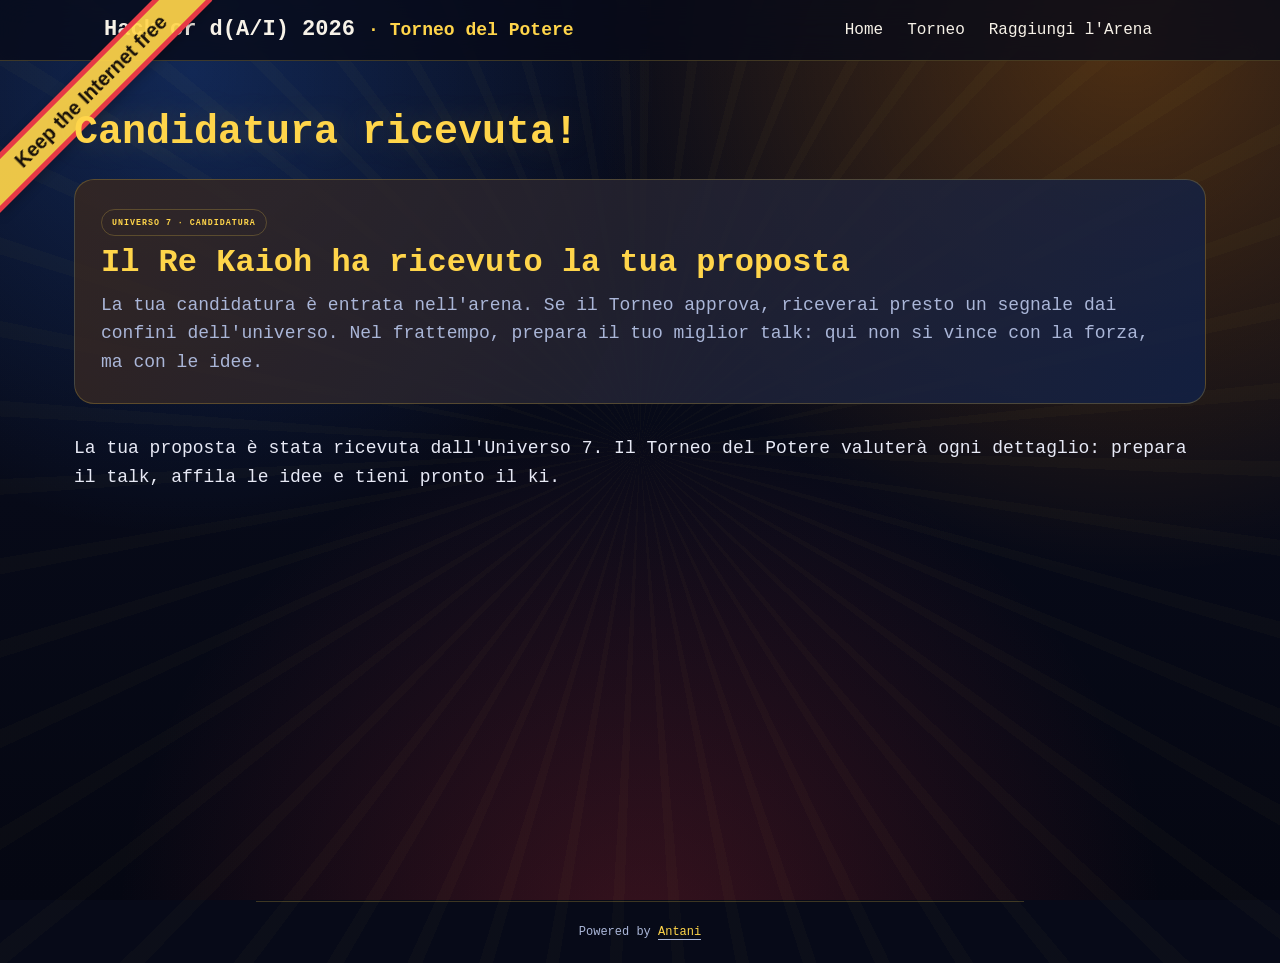
<file: grazie/index.html>
<!DOCTYPE html>
<html lang="it" dir="auto">

<head><meta charset="utf-8">
<meta http-equiv="X-UA-Compatible" content="IE=edge">
<meta name="viewport" content="width=device-width, initial-scale=1, shrink-to-fit=no">
<meta name="robots" content="index, follow">

<title>Candidatura ricevuta! | Hack or d(A/I) 2026 · Torneo del Potere</title>
<meta name="keywords" content="">
<meta name="description" content="Candidatura ricevuta dall'Universo 7. Il Torneo del Potere valuterà la tua proposta.">
<meta name="author" content="">
<link rel="canonical" href="index.html">
<link crossorigin="anonymous" href="/assets/css/stylesheet.96bbd530e704648f0388971aeecde4cb7303e96ad6e534be36fb8fe85007f73b.css" integrity="sha256-lrvVMOcEZI8DiJca7s3ky3MD6WrW5TS&#43;NvuP6FAH9zs=" rel="preload stylesheet" as="style">
<script defer crossorigin="anonymous" src="../assets/js/highlight.f413e19d0714851f6474e7ee9632408e58ac146fbdbe62747134bea2fa3415e0.js" integrity="sha256-9BPhnQcUhR9kdOfuljJAjlisFG&#43;9vmJ0cTS&#43;ovo0FeA="
    onload="hljs.initHighlightingOnLoad();"></script>



  <script src="../js/custom.js" defer></script>


<link rel="icon" type="image/png" sizes="16x16" href="../favicon-16x16.png">
<link rel="icon" type="image/png" sizes="32x32" href="../favicon-32x32.png">
<link rel="apple-touch-icon" href="/apple-touch-icon.png">
<link rel="mask-icon" href="/safari-pinned-tab.svg">
<meta name="theme-color" content="#2e2e33">
<meta name="msapplication-TileColor" content="#2e2e33">
<script defer crossorigin="anonymous" src="../js/floating-terminal.iife.js"></script>
<link rel="stylesheet" href="../css/svelte_builds/floating-terminal.css">
<link rel="alternate" hreflang="it" href="index.html">
<noscript>
    <style>
        #theme-toggle,
        .top-link {
            display: none;
        }

    </style>
    <style>
        @media (prefers-color-scheme: dark) {
            :root {
                --theme: rgb(29, 30, 32);
                --entry: rgb(46, 46, 51);
                --primary: rgb(218, 218, 219);
                --secondary: rgb(155, 156, 157);
                --tertiary: rgb(65, 66, 68);
                --content: rgb(196, 196, 197);
                --hljs-bg: rgb(46, 46, 51);
                --code-bg: rgb(55, 56, 62);
                --border: rgb(51, 51, 51);
            }

            .list {
                background: var(--theme);
            }

            .list:not(.dark)::-webkit-scrollbar-track {
                background: 0 0;
            }

            .list:not(.dark)::-webkit-scrollbar-thumb {
                border-color: var(--theme);
            }
        }

    </style>
</noscript>

<script type="application/ld+json">
{
  "@context": "https://schema.org",
  "@type": "BreadcrumbList",
  "itemListElement": [
    {
      "@type": "ListItem",
      "position":  1 ,
      "name": "Candidatura ricevuta!",
      "item": "/grazie/"
    }
  ]
}
</script>
<script type="application/ld+json">
{
  "@context": "https://schema.org",
  "@type": "BlogPosting",
  "headline": "Candidatura ricevuta!",
  "name": "Candidatura ricevuta!",
  "description": "Grazie per averci inviato la tua proposta! ପ(๑•ᴗ•๑)ଓ ♡\n",
  "keywords": [
    
  ],
  "articleBody": "Grazie per averci inviato la tua proposta! ପ(๑•ᴗ•๑)ଓ ♡\n",
  "wordCount" : "9",
  "inLanguage": "it",
  "datePublished": "0001-01-01T00:00:00Z",
  "dateModified": "0001-01-01T00:00:00Z",
  "mainEntityOfPage": {
    "@type": "WebPage",
    "@id": "/grazie/"
  },
  "publisher": {
    "@type": "Organization",
    "name": "",
    "logo": {
      "@type": "ImageObject",
      "url": "/favicon.ico"
    }
  }
}
</script>
    <link rel="stylesheet" href="/dragonball.css">
</head>

<body class="db-theme" id="top">
  <a class="skip-link" href="index.html#main-content">Salta al contenuto principale</a>
<script>
    if (localStorage.getItem("pref-theme") === "dark") {
        document.body.classList.add('dark');
    } else if (localStorage.getItem("pref-theme") === "light") {
        document.body.classList.remove('dark')
    } else if (window.matchMedia('(prefers-color-scheme: dark)').matches) {
        document.body.classList.add('dark');
    }

</script>

<header class="header">
    <nav class="nav">
        <div class="logo">
            <div class="logo-switches">
                <button id="theme-toggle" accesskey="t" title="(Alt + T)">
                    <svg id="moon" xmlns="http://www.w3.org/2000/svg" width="24" height="18" viewBox="0 0 24 24"
                        fill="none" stroke="currentColor" stroke-width="2" stroke-linecap="round"
                        stroke-linejoin="round">
                        <path d="M21 12.79A9 9 0 1 1 11.21 3 7 7 0 0 0 21 12.79z"></path>
                    </svg>
                    <svg id="sun" xmlns="http://www.w3.org/2000/svg" width="24" height="18" viewBox="0 0 24 24"
                        fill="none" stroke="currentColor" stroke-width="2" stroke-linecap="round"
                        stroke-linejoin="round">
                        <circle cx="12" cy="12" r="5"></circle>
                        <line x1="12" y1="1" x2="12" y2="3"></line>
                        <line x1="12" y1="21" x2="12" y2="23"></line>
                        <line x1="4.22" y1="4.22" x2="5.64" y2="5.64"></line>
                        <line x1="18.36" y1="18.36" x2="19.78" y2="19.78"></line>
                        <line x1="1" y1="12" x2="3" y2="12"></line>
                        <line x1="21" y1="12" x2="23" y2="12"></line>
                        <line x1="4.22" y1="19.78" x2="5.64" y2="18.36"></line>
                        <line x1="18.36" y1="5.64" x2="19.78" y2="4.22"></line>
                    </svg>
                </button>
                <ul class="lang-switch"><li>|</li>
                </ul>
            </div>
        </div>
        <div class="nav-title">
          
            Hack or d(A/I) 2026
          
        </div>
        <ul id="menu">
            <li>
                <a href="/" title="Home">
                    <span>Home</span>
                </a>
            </li>
            <li>
                <a href="/programma" title="Torneo">
                    <span>Torneo</span>
                </a>
            </li>
            <li>
                <a href="/come-arrivare" title="Raggiungi l'Arena">
                    <span>Raggiungi l'Arena</span>
                </a>
            </li>
        </ul>
    </nav>
    <a class="keepitfree" href="https://keepitfree.ai/it">
        Keep the Internet free
    </a>
</header>

    <main class="main">

<article class="post-single">
  <header class="post-header">
    
    <h1 class="post-title">Candidatura ricevuta!</h1>
    <div class="post-meta">
     
      
    </div>
  </header> 
  <div class="post-content">
<div class="db-arrive-banner">
  <span class="db-badge">Universo 7 · Candidatura</span>
  <h2>Il Re Kaioh ha ricevuto la tua proposta</h2>
  <p>La tua candidatura è entrata nell'arena. Se il Torneo approva, riceverai presto un segnale dai confini dell'universo. Nel frattempo, prepara il tuo miglior talk: qui non si vince con la forza, ma con le idee.</p>
</div>
<p>La tua proposta è stata ricevuta dall'Universo 7. Il Torneo del Potere valuterà ogni dettaglio: prepara il talk, affila le idee e tieni pronto il ki.</p>

<script>
  window.setTimeout(function() {
      window.location.href = '/';
  }, 4000);
</script>



  </div>

  <footer class="post-footer">
    <ul class="post-tags">
    </ul>
  </footer>
</article>
    </main>
    
    
<footer class="footer">

    <span>
        Powered by
        <a href="https://hacklabbo.indivia.net" rel="noopener noreferrer">Antani</a>
    </span>
</footer>
<a href="index.html#top" aria-label="go to top" title="Go to Top (Alt + G)" class="top-link" id="top-link" accesskey="g">
    <svg xmlns="http://www.w3.org/2000/svg" viewBox="0 0 12 6" fill="currentColor">
        <path d="M12 6H0l6-6z" />
    </svg>
</a>

<script>
    let menu = document.getElementById('menu')
    if (menu) {
        menu.scrollLeft = localStorage.getItem("menu-scroll-position");
        menu.onscroll = function () {
            localStorage.setItem("menu-scroll-position", menu.scrollLeft);
        }
    }

    document.querySelectorAll('a[href^="#"]').forEach(anchor => {
        anchor.addEventListener("click", function (e) {
            e.preventDefault();
            var id = this.getAttribute("href").substr(1);
            if (!window.matchMedia('(prefers-reduced-motion: reduce)').matches) {
                document.querySelector(`[id='${decodeURIComponent(id)}']`).scrollIntoView({
                    behavior: "smooth"
                });
            } else {
                document.querySelector(`[id='${decodeURIComponent(id)}']`).scrollIntoView();
            }
            if (id === "top") {
                history.replaceState(null, null, " ");
            } else {
                history.pushState(null, null, `#${id}`);
            }
        });
    });

</script>
<script>
    var mybutton = document.getElementById("top-link");
    window.onscroll = function () {
        if (document.body.scrollTop > 800 || document.documentElement.scrollTop > 800) {
            mybutton.style.visibility = "visible";
            mybutton.style.opacity = "1";
        } else {
            mybutton.style.visibility = "hidden";
            mybutton.style.opacity = "0";
        }
    };

</script>
<script>
    document.getElementById("theme-toggle").addEventListener("click", () => {
        if (document.body.className.includes("dark")) {
            document.body.classList.remove('dark');
            localStorage.setItem("pref-theme", 'light');
        } else {
            document.body.classList.add('dark');
            localStorage.setItem("pref-theme", 'dark');
        }
    })

</script>
</body>

</html>
</file>
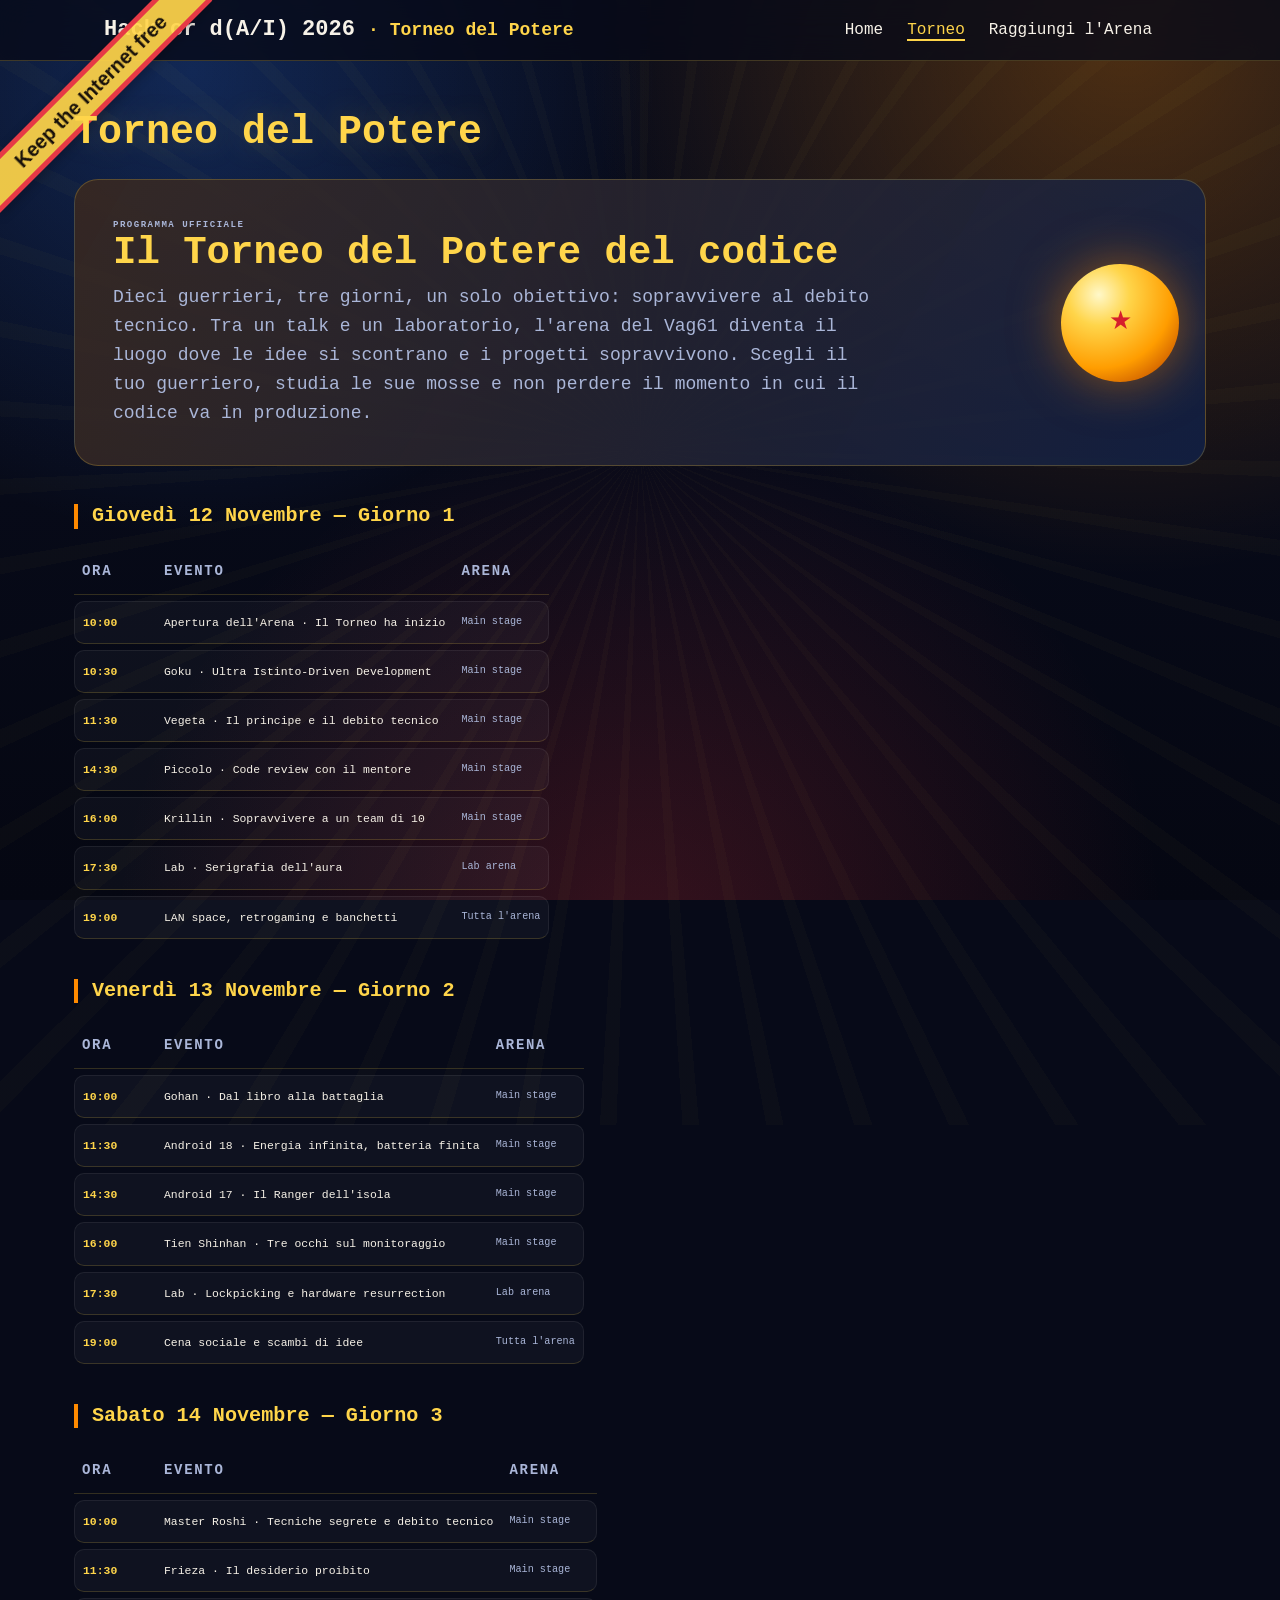
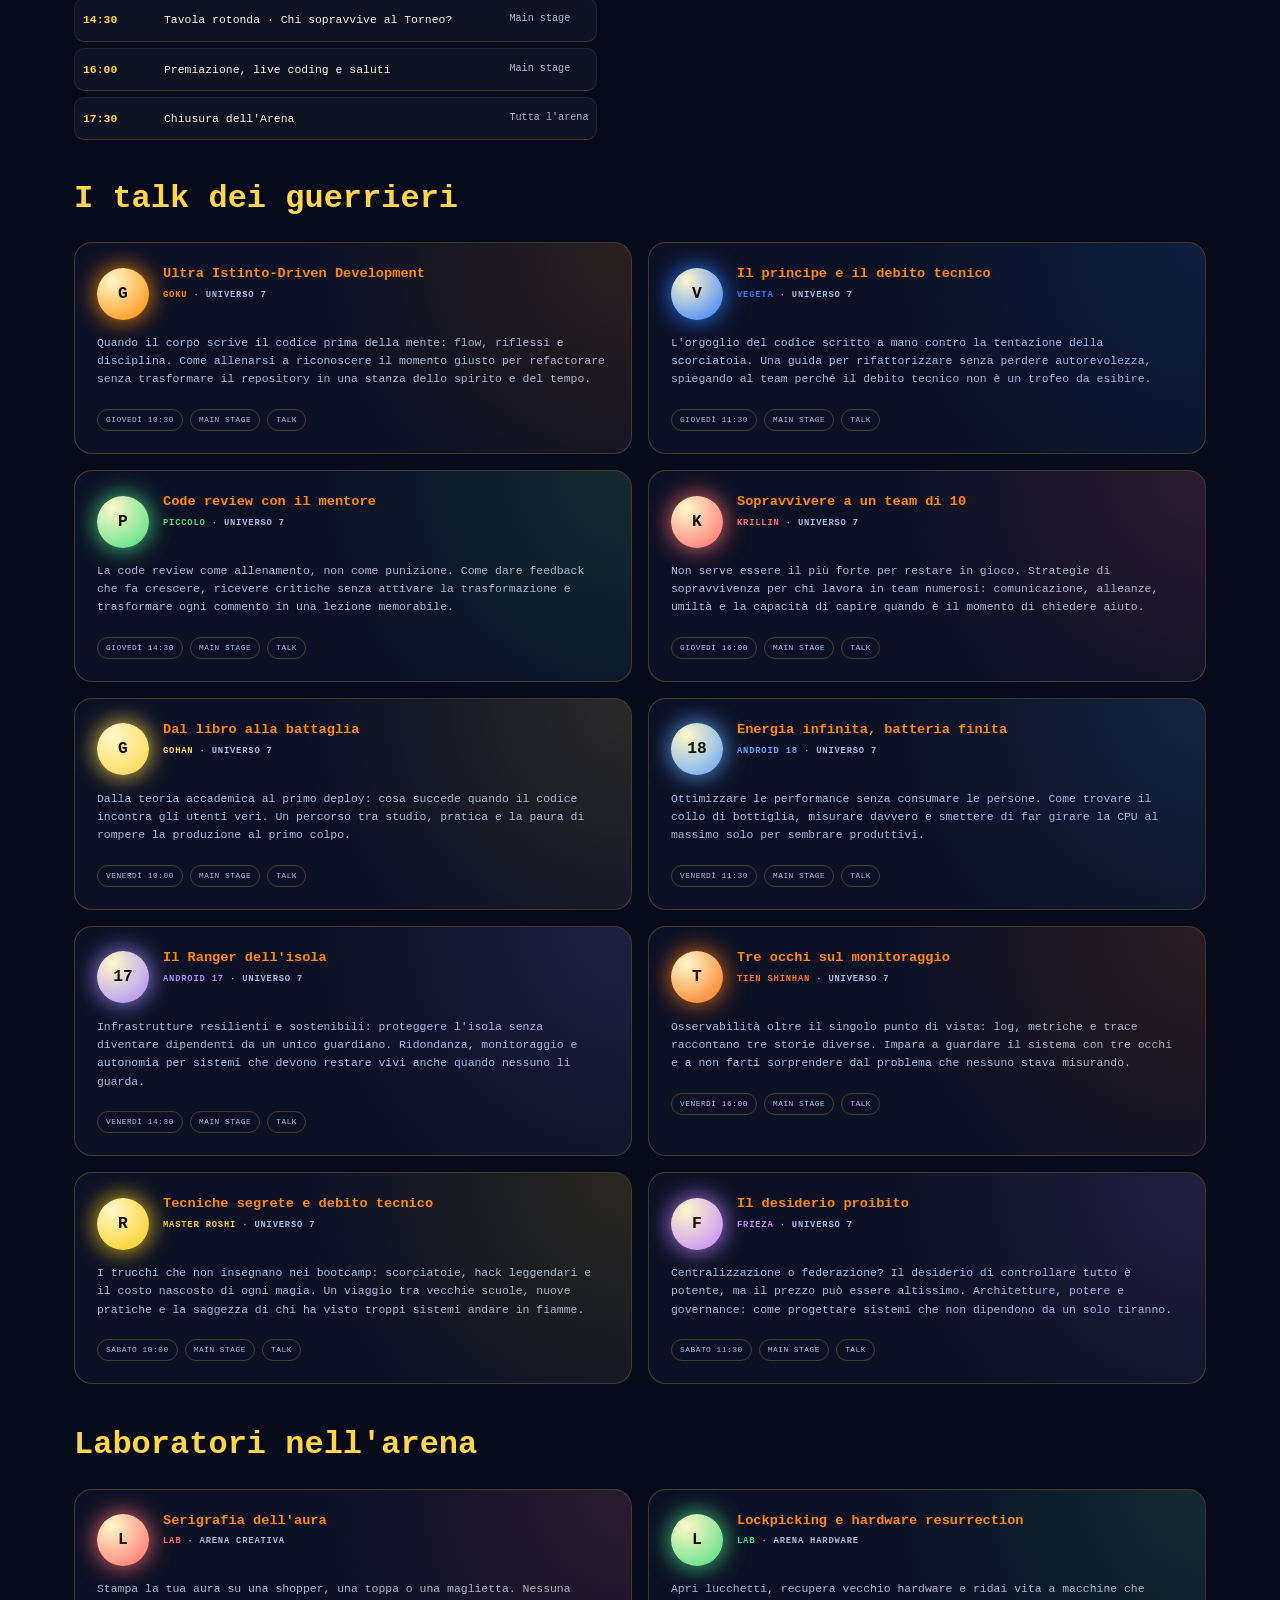
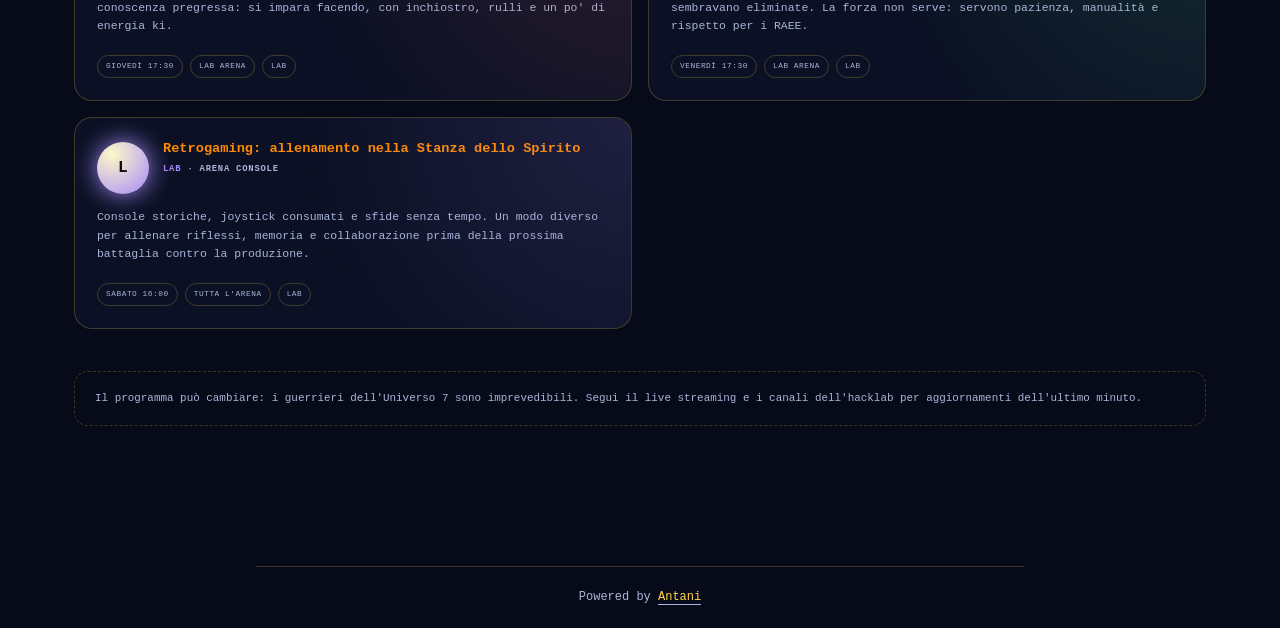
<file: programma/index.html>
<!DOCTYPE html>
<html lang="it" dir="auto">

<head><meta charset="utf-8">
<meta http-equiv="X-UA-Compatible" content="IE=edge">
<meta name="viewport" content="width=device-width, initial-scale=1, shrink-to-fit=no">
<meta name="robots" content="index, follow">

<title>Torneo del Potere | Hack or d(A/I) 2026 · Torneo del Potere</title>
<meta name="keywords" content="">
<meta name="description" content="Il programma del Torneo del Potere del codice: talk, laboratori e guerrieri dell'Universo 7 al Vag61 di Bologna.">
<meta name="author" content="">
<link rel="canonical" href="index.html">
<link crossorigin="anonymous" href="/assets/css/stylesheet.96bbd530e704648f0388971aeecde4cb7303e96ad6e534be36fb8fe85007f73b.css" integrity="sha256-lrvVMOcEZI8DiJca7s3ky3MD6WrW5TS&#43;NvuP6FAH9zs=" rel="preload stylesheet" as="style">
<script defer crossorigin="anonymous" src="../assets/js/highlight.f413e19d0714851f6474e7ee9632408e58ac146fbdbe62747134bea2fa3415e0.js" integrity="sha256-9BPhnQcUhR9kdOfuljJAjlisFG&#43;9vmJ0cTS&#43;ovo0FeA="
    onload="hljs.initHighlightingOnLoad();"></script>



  <script src="/js/custom.js" defer></script>


<link rel="icon" type="image/png" sizes="16x16" href="../favicon-16x16.png">
<link rel="icon" type="image/png" sizes="32x32" href="../favicon-32x32.png">
<link rel="apple-touch-icon" href="../apple-touch-icon.png">
<link rel="mask-icon" href="/safari-pinned-tab.svg">
<meta name="theme-color" content="#2e2e33">
<meta name="msapplication-TileColor" content="#2e2e33">
<script defer crossorigin="anonymous" src="/js/floating-terminal.iife.js"></script>
<link rel="stylesheet" href="/css/svelte_builds/floating-terminal.css">
<link rel="alternate" hreflang="it" href="index.html">
<noscript>
    <style>
        #theme-toggle,
        .top-link {
            display: none;
        }

    </style>
    <style>
        @media (prefers-color-scheme: dark) {
            :root {
                --theme: rgb(29, 30, 32);
                --entry: rgb(46, 46, 51);
                --primary: rgb(218, 218, 219);
                --secondary: rgb(155, 156, 157);
                --tertiary: rgb(65, 66, 68);
                --content: rgb(196, 196, 197);
                --hljs-bg: rgb(46, 46, 51);
                --code-bg: rgb(55, 56, 62);
                --border: rgb(51, 51, 51);
            }

            .list {
                background: var(--theme);
            }

            .list:not(.dark)::-webkit-scrollbar-track {
                background: 0 0;
            }

            .list:not(.dark)::-webkit-scrollbar-thumb {
                border-color: var(--theme);
            }
        }

    </style>
</noscript>

<script type="application/ld+json">
{
  "@context": "https://schema.org",
  "@type": "BreadcrumbList",
  "itemListElement": [
    {
      "@type": "ListItem",
      "position":  1 ,
      "name": "Torneo del Potere",
      "item": "/programma/"
    }
  ]
}
</script>
<script type="application/ld+json">
{
  "@context": "https://schema.org",
  "@type": "BlogPosting",
  "headline": "Torneo del Potere",
  "name": "Torneo del Potere",
  "description": "Di seguito una lista di cosa ci sarà.\nDurante tutta la durata dell\u0026rsquo;evento saranno inoltre presenti:\nLAN space, comodi tavoli per ciappinare con il proprio pc tavoli di lockpicking console di retrogaming banchetti, distro e libri banchetto \u0026ldquo;Mutuo soccorso\u0026rdquo; Giovedì 12 Novembre Orario Titolo 18:00 APERTURA 18:30 Presentazione del libro \u0026ldquo;Ribelli contro l\u0026rsquo;impero. Autistici/Inventati - Cronaca di un atto di forza\u0026rdquo; 20:30 CENA by Furga libera 21:30 Chi ha paura delle antenne? Venerdì 13 Novembre Orario Titolo 18:00 APERTURA 18:30 LABORATORI Amuleti scamanici ed altri hackmuleti SerigrafiAmə 19:00 Hack the label 19:45 Consulenti un tanto al chilo 20:30 CENA by collettivo Bida 21:30 Chi mette il campanello all’agente? Guaranteeing AI complies with Law and Policy when nothing is ever enforced (by design) 22:15 How to spot a (tech) fascist: lo slop eterno musichette con resident DJs Sabato 14 Novembre Orario Titolo 11:00 APERTURA 11:00 LABORATORI Un metodo per informarsi senza Social Network commerciali (Feed RSS) 1+1=0 13:00 PRANZO by Hacklabbo 15:00 FATTI UN DRUMMINO! 15:45 Intelligenza Collettiva Aumentata Antagonista 16:45 Tu il ferro dove lo tieni? 18:00 Modelli, Harness ed Infrastrutture per un\u0026rsquo;IA autogestita 18:45 Punto di contatto in salsa post-apocalittica 19:30 FedArchive: strumento di archiviazione con caratteristiche forensi 20:15 PING: Il primo talk show hacker 20:45 CENA by Archivio Lorusso-Giuliani 22:00 Storia e gloria del Teledrin! 22:30 Forse esplode, console DJ auto-costruita 22:00 Ten minutes talks USBC PD musichette con resident DJs Talk Chi ha paura delle antenne? chi: full_equinoxe\n",
  "keywords": [
    
  ],
  "articleBody": "Di seguito una lista di cosa ci sarà.\nDurante tutta la durata dell’evento saranno inoltre presenti:\nLAN space, comodi tavoli per ciappinare con il proprio pc tavoli di lockpicking console di retrogaming banchetti, distro e libri banchetto “Mutuo soccorso” Giovedì 12 Novembre Orario Titolo 18:00 APERTURA 18:30 Presentazione del libro “Ribelli contro l’impero. Autistici/Inventati - Cronaca di un atto di forza” 20:30 CENA by Furga libera 21:30 Chi ha paura delle antenne? Venerdì 13 Novembre Orario Titolo 18:00 APERTURA 18:30 LABORATORI Amuleti scamanici ed altri hackmuleti SerigrafiAmə 19:00 Hack the label 19:45 Consulenti un tanto al chilo 20:30 CENA by collettivo Bida 21:30 Chi mette il campanello all’agente? Guaranteeing AI complies with Law and Policy when nothing is ever enforced (by design) 22:15 How to spot a (tech) fascist: lo slop eterno musichette con resident DJs Sabato 14 Novembre Orario Titolo 11:00 APERTURA 11:00 LABORATORI Un metodo per informarsi senza Social Network commerciali (Feed RSS) 1+1=0 13:00 PRANZO by Hacklabbo 15:00 FATTI UN DRUMMINO! 15:45 Intelligenza Collettiva Aumentata Antagonista 16:45 Tu il ferro dove lo tieni? 18:00 Modelli, Harness ed Infrastrutture per un’IA autogestita 18:45 Punto di contatto in salsa post-apocalittica 19:30 FedArchive: strumento di archiviazione con caratteristiche forensi 20:15 PING: Il primo talk show hacker 20:45 CENA by Archivio Lorusso-Giuliani 22:00 Storia e gloria del Teledrin! 22:30 Forse esplode, console DJ auto-costruita 22:00 Ten minutes talks USBC PD musichette con resident DJs Talk Chi ha paura delle antenne? chi: full_equinoxe\nOgni giorno, su quotidiani locali e nazionali, titoloni come «Antenne, crescono come funghi. Ma chi pensa ai bambini?» alimentano ansia, allarmismo e disinformazione.\nScopriamo il funzionamento della rete di telefonia mobile sul fronte «palo e antenne».\nCosa viene tenuto in considerazione in fase di posizionamento e qual’è l’iter con le amministrazioni locali?\nChi mette il campanello all’agente? Guaranteeing AI complies with Law and Policy when nothing is ever enforced (by design) chi: Meme\n(!) Il talk sarà tenuto in lingua inglese / Talk will be held in English\nAI agents browse, buy and act on our behalf, but the rules they should follow (robots.txt, rights reservations, delegation limits) are almost always declarations, not technical constraints.\nA 2025 index of 30 deployed agents found only 6 explicitly claim robots.txt compliance and 16 say nothing at all; an empirical audit shows compliance is selective even when claimed.\nThis talk asks: how do you measure compliance when nothing is enforced? I’ll present the problem, what can be observed from the outside, and a draft “model policy” for autonomous agents with verifiable delegation chains.\nWork in progress, with open questions.\nConsulenti un tanto al chilo chi: Hippienheimer\nMa Gianfilippo, non vorrai micca assumere una risorsa solo per programmare quei microcontrollori? Prendiamo invece un bel consulente senza pretese, per tutto il tempo che ci serve (tre mesi? dieci anni?) e poi, scarichiamolo una volta che l’AI farà il lavoro al posto suo senza insegnargli niente, che si potrà rivendere sul mercato!\nCosta un pochino di più, ma va nelle spese di gestione, anche se a tutti gli effetti lavora soltanto per noi con i nostri mezzi. E la produttività aumenta a parità di personale, facendo fessi gli indici di Borsa, Gianfilippo! Dai che fanno tutti così!\nCome funziona e come riconoscere il body rental, e come provare ad uscirne.\nFATTI UN DRUMMINO! chi: Venal3\nPossiedo una drum machine a sintesi FM ormai vecchiotta, MODEL:CYCLES, la quale negli ultimi due mesi è stata al centro di una serie di mod non ufficiali al firmware che le hanno dato nuova vita (ora è anche sampler e deborda di migliorie e nuove funzioni).\nVorrei raccontare la “scena Modded Cycles” che si sta affermando online, la reazione della casa di produzione Elektron e dimostrarne brevemente il funzionamento dal vivo.\nIl tutto dall’alto di un cazzo, visto che sono un profano senza competenze informatiche approfondite né particolare esperienza di produzione musicale.\nFedArchive: strumento di archiviazione con caratteristiche forensi chi: Jops\nChe cos’è la verità? Non lo scoprirete in questo talk: lasciamo volentieri la risposta ai filosofi. Che cos’è vero, invece, è una domanda su cui si può lavorare un po’ di più, perché la risposta è meno filosofica e più sociale.\nIn questo caso pensiamo a verifica indipendente, replicabilità, contraddittorio, tracciabilità delle fonti: tutte quelle procedure che rendono più probabile avvicinarsi alla verità, che allontanarsene.\nSe poi riferiamo questa domanda ad una risorsa presente sul web, ci chiediamo: “Il tal giorno alla tal ora, cosa conteneva quel sito?” — che strumenti free software abbiamo per rispondere?\nIn questo talk parleremo di FedArchive, uno strumento che prova a dare una risposta a questa domanda.\nrepo\nForse esplode, console DJ auto-costruita chi: Oloturia\nCome ho costruito la mia console da DJ con Arduino, il protocollo MIDI e tanta pazienza.\nHack the label chi: pirate_phil\nUna panoramica sul funzionamento di sistemi di Automatic Gender Recognition, mostrando le assunzioni problematiche sulle quali si fonda la loro costruzione e proponendo un paio di strategie per hackerare queste macchine e renderle più fair (:\nHow to spot a (tech) fascist: lo slop eterno chi: Fiore \u0026 Viola\nCollezione di tattiche di autodifesa contro spazi ostili nel mondo open source. Impariamo a costruire reti di fiducia. Valorizziamo le persone prima del codice.\nIntelligenza Collettiva Aumentata Antagonista chi: Stocastico\nStrumenti per prendere decisioni collettivamente, visualizzazione del consenso e tracciamento anonimizzato dei contributi, per scrivere la legge collettivamente, per assemblee cittadine o per assemblee antagoniste federate.\nMezzo pippone e mezza lezione pratica, usando strumenti open-source come Polis ed i figli illegittimi di Decidim.\nModelli, Harness ed Infrastrutture per un’IA autogestita chi: Accattone\nModelli, runtime d’inferenza, harness, agenti… ma quanti pezzi servono per far funzionare la cosiddetta IA?\nProviamo a mettere ordine, capire come si incastrano i vari componenti e come costruire un’IA autogestita, con software libero ed infrastrutture nostre.\nL’IA è una tecnologia straordinaria, ma per usarla rischiamo di dover pagare un prezzo ben più alto dell’abbonamento: sorveglianza, controllo e appropriazione dei nostri dati.\nPresentazione del libro “Ribelli contro l’impero. Autistici/Inventati - Cronaca di un atto di forza” chi: Emanuela Del Frate + Peppe Noschese + Mutuo Soccorso\n(!) cercheremo di iniziare puntuali, non tardate!\nPresentazione di “Ribelli contro l’impero. Autistici/Inventati - Cronaca di un atto di forza” con l’autore Peppe Noschese.\nIl libro racconta le prime quattro settimane nelle quali si è consumato l’attacco degli USA contro il Collettivo Autistici/Inventati. A/I è un piccolo gruppo di hacktivistə che dal 2001 al 2026 ha fornito in maniera gratuita strumenti di comunicazione a singoli e gruppi impegnati nella trasformazione sociale.\nIl testo va in stampa mentre la storia non si è ancora conclusa del tutto.\nNe chiacchieriamo con la giornalista Emanuela Del Frate e l’associazione Mutuo Soccorso.\nIn collaborazione con la Biblioteca Elio Xerri.\nPunto di contatto in salsa post-apocalittica chi: Blackflag\nDarkR1, esplicazione di una paranoia post-peperonata ovvero: come usare un dispositivo ARM low-cost itinerante per connettere amicə distanti.\n#ARMBIAN #SSH #TOR #SHM\nStoria e gloria del Teledrin! 📟 chi: Encrypt\nCome funzionavano i messagini prima dei messagini? prima di XMPP, Matrix, Signal, Telegram, WhatsApp e compagnia. Prima ancora degli smartphone degli SMS e dei telefonini stessi! Cosa sono POCSAG e GSC? Si mangiano? Una piccola panoramica tecnica e un po’ di storia sui cercapersone in Italia e nel mondo.\nTu il ferro dove lo tieni? chi: Jigen\nCi siamo sempre dettə che “il cloud non esiste, è solo il computer di qualcun’altrə” e in questa frase si annida tutta la materialità dei servizi autogestiti: come costruiamo e manteniamo i nostri strumenti? Come si “tira su” un servizio? Da dove “si esce”? Chi “si accolla il nome”? “Il ferro” dove si tiene?\nCi faremo un’idea di cosa serve(r), parlando delle alternative per non essere (troppo) dipendenti dai soliti servizi e condividendo risorse ed architetture.\nUSBC PD chi: Encrypt\nNon Shen Zhu e nemmeno il partito, parliamo dello spinotto più bello del mondo! cosa succede quando lo usiamo per caricare tuttecose? possiamo alimentarne altre?\nLaboratori [lab] 1 + 1 = 0 chi: Pie\nUn po’ di silicio e qualche altro elemento della tavola periodica. Li metti insieme a dovere e si mettono a fare di conto. Ma perché lo fanno? Chi li spinge a farlo?\nIn questo laboratorio vediamo come funziona una CPU partendo dall’atomo per arrivare a costruirne una (o meglio un pezzo, il sommatore) e fare le somme fino all'1.\n[lab] Amuleti scamanici ed altri hackmuleti chi: Esckey \u0026 Encrypt\nTrasformiamo i RAEE in piccoli talismani con la resina epossidica.\nL’immondizia elettronica per fare e disfare la troverai sul posto, ma se ne hai a casa portala!\nI feticci di resina necessitano di un giorno per solidificarsi, ma useremo qualche tecnica per portarli a casa la sera stessa.\n[lab] SerigrafiAmə chi: lab serigrafia Berniə\nLaboratorio di serigrafia live!\nNon sono richieste conoscenze pregresse di alcun tipo.\nInizieremo con un breve talk per spiegare tutto il processo della serigrafia in maniera molto semplice e comprensibile e per permettere a tuttə di imparare le basi.\nQuindi serigraferemo assieme. Sarà possibile stampare prima in bianco e poi in nero.\nPorta qualcosa su cui vuoi una stampa di uno dei due colori - una shopper, una toppa, una maglietta, la tua felpa preferita - e facciamolo insieme.\n[lab] Un metodo per informarsi senza Social Network commerciali (Feed RSS) chi: Vril\nOra che mi sono tolto da Instagram e Facebook, come faccio a tenermi informato?\nDa questa domanda che mi è stata posta da un amico - oggi tutt’altro che banale - nasce l’idea di questo workshop. Verrà quindi presentato un modo per seguire le notizie ed i propri siti preferiti senza essere influenzati dagli algoritmi delle Big Tech.\nNel workshop si installerà assieme una app (FeedFlow) nel proprio cellulare o nel proprio computer desktop; essa permette di ricevere tutti gli aggiornati che ti interessano in un unico posto. Un metodo molto in voga negli anni 2000, ma che sta tornando alla ribalta!!\n",
  "wordCount" : "1641",
  "inLanguage": "it",
  "datePublished": "0001-01-01T00:00:00Z",
  "dateModified": "0001-01-01T00:00:00Z",
  "mainEntityOfPage": {
    "@type": "WebPage",
    "@id": "/programma/"
  },
  "publisher": {
    "@type": "Organization",
    "name": "",
    "logo": {
      "@type": "ImageObject",
      "url": "/favicon.ico"
    }
  }
}
</script>
    <link rel="stylesheet" href="/dragonball.css">
</head>

<body class="db-theme" id="top">
  <a class="skip-link" href="index.html#main-content">Salta al contenuto principale</a>
<script>
    if (localStorage.getItem("pref-theme") === "dark") {
        document.body.classList.add('dark');
    } else if (localStorage.getItem("pref-theme") === "light") {
        document.body.classList.remove('dark')
    } else if (window.matchMedia('(prefers-color-scheme: dark)').matches) {
        document.body.classList.add('dark');
    }

</script>

<header class="header">
    <nav class="nav">
        <div class="logo">
            <div class="logo-switches">
                <button id="theme-toggle" accesskey="t" title="(Alt + T)">
                    <svg id="moon" xmlns="http://www.w3.org/2000/svg" width="24" height="18" viewBox="0 0 24 24"
                        fill="none" stroke="currentColor" stroke-width="2" stroke-linecap="round"
                        stroke-linejoin="round">
                        <path d="M21 12.79A9 9 0 1 1 11.21 3 7 7 0 0 0 21 12.79z"></path>
                    </svg>
                    <svg id="sun" xmlns="http://www.w3.org/2000/svg" width="24" height="18" viewBox="0 0 24 24"
                        fill="none" stroke="currentColor" stroke-width="2" stroke-linecap="round"
                        stroke-linejoin="round">
                        <circle cx="12" cy="12" r="5"></circle>
                        <line x1="12" y1="1" x2="12" y2="3"></line>
                        <line x1="12" y1="21" x2="12" y2="23"></line>
                        <line x1="4.22" y1="4.22" x2="5.64" y2="5.64"></line>
                        <line x1="18.36" y1="18.36" x2="19.78" y2="19.78"></line>
                        <line x1="1" y1="12" x2="3" y2="12"></line>
                        <line x1="21" y1="12" x2="23" y2="12"></line>
                        <line x1="4.22" y1="19.78" x2="5.64" y2="18.36"></line>
                        <line x1="18.36" y1="5.64" x2="19.78" y2="4.22"></line>
                    </svg>
                </button>
                <ul class="lang-switch"><li>|</li>
                </ul>
            </div>
        </div>
        <div class="nav-title">
          
            Hack or d(A/I) 2026
          
        </div>
        <ul id="menu">
            <li>
                <a href="../index.html" title="Home">
                    <span>Home</span>
                </a>
            </li>
            <li>
                <a href="../programma.html" title="Torneo">
                    <span class="active">Torneo</span>
                </a>
            </li>
            <li>
                <a href="../come-arrivare.html" title="Raggiungi l'Arena">
                    <span>Raggiungi l'Arena</span>
                </a>
            </li>
        </ul>
    </nav>
    <a class="keepitfree" href="https://keepitfree.ai/it">
        Keep the Internet free
    </a>
</header>

    <main class="main">

<article class="post-single">
  <header class="post-header">
    
    <h1 class="post-title">Torneo del Potere</h1>
    <div class="post-meta">
     
      
    </div>
  </header> 
  <div class="post-content db-program">
  <div class="db-program-hero">
    <p class="db-section-kicker">Programma ufficiale</p>
    <h2>Il Torneo del Potere del codice</h2>
    <p>Dieci guerrieri, tre giorni, un solo obiettivo: sopravvivere al debito tecnico. Tra un talk e un laboratorio, l'arena del Vag61 diventa il luogo dove le idee si scontrano e i progetti sopravvivono. Scegli il tuo guerriero, studia le sue mosse e non perdere il momento in cui il codice va in produzione.</p>
    <div class="db-mini-ball">★</div>
  </div>

  <div class="db-day">
    <h2>Giovedì 12 Novembre — Giorno 1</h2>
    <table class="db-table">
      <thead><tr><th>Ora</th><th>Evento</th><th>Arena</th></tr></thead>
      <tbody>
        <tr><td>10:00</td><td>Apertura dell'Arena · Il Torneo ha inizio</td><td>Main stage</td></tr>
        <tr><td>10:30</td><td>Goku · Ultra Istinto-Driven Development</td><td>Main stage</td></tr>
        <tr><td>11:30</td><td>Vegeta · Il principe e il debito tecnico</td><td>Main stage</td></tr>
        <tr><td>14:30</td><td>Piccolo · Code review con il mentore</td><td>Main stage</td></tr>
        <tr><td>16:00</td><td>Krillin · Sopravvivere a un team di 10</td><td>Main stage</td></tr>
        <tr><td>17:30</td><td>Lab · Serigrafia dell'aura</td><td>Lab arena</td></tr>
        <tr><td>19:00</td><td>LAN space, retrogaming e banchetti</td><td>Tutta l'arena</td></tr>
      </tbody>
    </table>
  </div>

  <div class="db-day">
    <h2>Venerdì 13 Novembre — Giorno 2</h2>
    <table class="db-table">
      <thead><tr><th>Ora</th><th>Evento</th><th>Arena</th></tr></thead>
      <tbody>
        <tr><td>10:00</td><td>Gohan · Dal libro alla battaglia</td><td>Main stage</td></tr>
        <tr><td>11:30</td><td>Android 18 · Energia infinita, batteria finita</td><td>Main stage</td></tr>
        <tr><td>14:30</td><td>Android 17 · Il Ranger dell'isola</td><td>Main stage</td></tr>
        <tr><td>16:00</td><td>Tien Shinhan · Tre occhi sul monitoraggio</td><td>Main stage</td></tr>
        <tr><td>17:30</td><td>Lab · Lockpicking e hardware resurrection</td><td>Lab arena</td></tr>
        <tr><td>19:00</td><td>Cena sociale e scambi di idee</td><td>Tutta l'arena</td></tr>
      </tbody>
    </table>
  </div>

  <div class="db-day">
    <h2>Sabato 14 Novembre — Giorno 3</h2>
    <table class="db-table">
      <thead><tr><th>Ora</th><th>Evento</th><th>Arena</th></tr></thead>
      <tbody>
        <tr><td>10:00</td><td>Master Roshi · Tecniche segrete e debito tecnico</td><td>Main stage</td></tr>
        <tr><td>11:30</td><td>Frieza · Il desiderio proibito</td><td>Main stage</td></tr>
        <tr><td>14:30</td><td>Tavola rotonda · Chi sopravvive al Torneo?</td><td>Main stage</td></tr>
        <tr><td>16:00</td><td>Premiazione, live coding e saluti</td><td>Main stage</td></tr>
        <tr><td>17:30</td><td>Chiusura dell'Arena</td><td>Tutta l'arena</td></tr>
      </tbody>
    </table>
  </div>

  <h2 class="db-section-title">I talk dei guerrieri</h2>
  <div class="db-talk-grid">
    <article class="db-talk" style="--accent:#ff8a00">
      <div class="db-talk-head"><div class="db-avatar">G</div><div><h3>Ultra Istinto-Driven Development</h3><p class="db-speaker">Goku <span>· Universo 7</span></p></div></div>
      <p class="db-abstract">Quando il corpo scrive il codice prima della mente: flow, riflessi e disciplina. Come allenarsi a riconoscere il momento giusto per refactorare senza trasformare il repository in una stanza dello spirito e del tempo.</p>
      <div class="db-talk-meta"><span>Giovedì 10:30</span><span>Main stage</span><span>Talk</span></div>
    </article>

    <article class="db-talk" style="--accent:#2f7bff">
      <div class="db-talk-head"><div class="db-avatar">V</div><div><h3>Il principe e il debito tecnico</h3><p class="db-speaker">Vegeta <span>· Universo 7</span></p></div></div>
      <p class="db-abstract">L'orgoglio del codice scritto a mano contro la tentazione della scorciatoia. Una guida per rifattorizzare senza perdere autorevolezza, spiegando al team perché il debito tecnico non è un trofeo da esibire.</p>
      <div class="db-talk-meta"><span>Giovedì 11:30</span><span>Main stage</span><span>Talk</span></div>
    </article>

    <article class="db-talk" style="--accent:#4ade80">
      <div class="db-talk-head"><div class="db-avatar">P</div><div><h3>Code review con il mentore</h3><p class="db-speaker">Piccolo <span>· Universo 7</span></p></div></div>
      <p class="db-abstract">La code review come allenamento, non come punizione. Come dare feedback che fa crescere, ricevere critiche senza attivare la trasformazione e trasformare ogni commento in una lezione memorabile.</p>
      <div class="db-talk-meta"><span>Giovedì 14:30</span><span>Main stage</span><span>Talk</span></div>
    </article>

    <article class="db-talk" style="--accent:#ff6b6b">
      <div class="db-talk-head"><div class="db-avatar">K</div><div><h3>Sopravvivere a un team di 10</h3><p class="db-speaker">Krillin <span>· Universo 7</span></p></div></div>
      <p class="db-abstract">Non serve essere il più forte per restare in gioco. Strategie di sopravvivenza per chi lavora in team numerosi: comunicazione, alleanze, umiltà e la capacità di capire quando è il momento di chiedere aiuto.</p>
      <div class="db-talk-meta"><span>Giovedì 16:00</span><span>Main stage</span><span>Talk</span></div>
    </article>

    <article class="db-talk" style="--accent:#ffd54a">
      <div class="db-talk-head"><div class="db-avatar">G</div><div><h3>Dal libro alla battaglia</h3><p class="db-speaker">Gohan <span>· Universo 7</span></p></div></div>
      <p class="db-abstract">Dalla teoria accademica al primo deploy: cosa succede quando il codice incontra gli utenti veri. Un percorso tra studio, pratica e la paura di rompere la produzione al primo colpo.</p>
      <div class="db-talk-meta"><span>Venerdì 10:00</span><span>Main stage</span><span>Talk</span></div>
    </article>

    <article class="db-talk" style="--accent:#60a5fa">
      <div class="db-talk-head"><div class="db-avatar">18</div><div><h3>Energia infinita, batteria finita</h3><p class="db-speaker">Android 18 <span>· Universo 7</span></p></div></div>
      <p class="db-abstract">Ottimizzare le performance senza consumare le persone. Come trovare il collo di bottiglia, misurare davvero e smettere di far girare la CPU al massimo solo per sembrare produttivi.</p>
      <div class="db-talk-meta"><span>Venerdì 11:30</span><span>Main stage</span><span>Talk</span></div>
    </article>

    <article class="db-talk" style="--accent:#a78bfa">
      <div class="db-talk-head"><div class="db-avatar">17</div><div><h3>Il Ranger dell'isola</h3><p class="db-speaker">Android 17 <span>· Universo 7</span></p></div></div>
      <p class="db-abstract">Infrastrutture resilienti e sostenibili: proteggere l'isola senza diventare dipendenti da un unico guardiano. Ridondanza, monitoraggio e autonomia per sistemi che devono restare vivi anche quando nessuno li guarda.</p>
      <div class="db-talk-meta"><span>Venerdì 14:30</span><span>Main stage</span><span>Talk</span></div>
    </article>

    <article class="db-talk" style="--accent:#f97316">
      <div class="db-talk-head"><div class="db-avatar">T</div><div><h3>Tre occhi sul monitoraggio</h3><p class="db-speaker">Tien Shinhan <span>· Universo 7</span></p></div></div>
      <p class="db-abstract">Osservabilità oltre il singolo punto di vista: log, metriche e trace raccontano tre storie diverse. Impara a guardare il sistema con tre occhi e a non farti sorprendere dal problema che nessuno stava misurando.</p>
      <div class="db-talk-meta"><span>Venerdì 16:00</span><span>Main stage</span><span>Talk</span></div>
    </article>

    <article class="db-talk" style="--accent:#facc15">
      <div class="db-talk-head"><div class="db-avatar">R</div><div><h3>Tecniche segrete e debito tecnico</h3><p class="db-speaker">Master Roshi <span>· Universo 7</span></p></div></div>
      <p class="db-abstract">I trucchi che non insegnano nei bootcamp: scorciatoie, hack leggendari e il costo nascosto di ogni magia. Un viaggio tra vecchie scuole, nuove pratiche e la saggezza di chi ha visto troppi sistemi andare in fiamme.</p>
      <div class="db-talk-meta"><span>Sabato 10:00</span><span>Main stage</span><span>Talk</span></div>
    </article>

    <article class="db-talk" style="--accent:#c084fc">
      <div class="db-talk-head"><div class="db-avatar">F</div><div><h3>Il desiderio proibito</h3><p class="db-speaker">Frieza <span>· Universo 7</span></p></div></div>
      <p class="db-abstract">Centralizzazione o federazione? Il desiderio di controllare tutto è potente, ma il prezzo può essere altissimo. Architetture, potere e governance: come progettare sistemi che non dipendono da un solo tiranno.</p>
      <div class="db-talk-meta"><span>Sabato 11:30</span><span>Main stage</span><span>Talk</span></div>
    </article>
  </div>

  <h2 class="db-section-title">Laboratori nell'arena</h2>
  <div class="db-talk-grid">
    <article class="db-talk" style="--accent:#ff6b6b">
      <div class="db-talk-head"><div class="db-avatar">L</div><div><h3>Serigrafia dell'aura</h3><p class="db-speaker">Lab <span>· Arena creativa</span></p></div></div>
      <p class="db-abstract">Stampa la tua aura su una shopper, una toppa o una maglietta. Nessuna conoscenza pregressa: si impara facendo, con inchiostro, rulli e un po' di energia ki.</p>
      <div class="db-talk-meta"><span>Giovedì 17:30</span><span>Lab arena</span><span>Lab</span></div>
    </article>

    <article class="db-talk" style="--accent:#4ade80">
      <div class="db-talk-head"><div class="db-avatar">L</div><div><h3>Lockpicking e hardware resurrection</h3><p class="db-speaker">Lab <span>· Arena hardware</span></p></div></div>
      <p class="db-abstract">Apri lucchetti, recupera vecchio hardware e ridai vita a macchine che sembravano eliminate. La forza non serve: servono pazienza, manualità e rispetto per i RAEE.</p>
      <div class="db-talk-meta"><span>Venerdì 17:30</span><span>Lab arena</span><span>Lab</span></div>
    </article>

    <article class="db-talk" style="--accent:#a78bfa">
      <div class="db-talk-head"><div class="db-avatar">L</div><div><h3>Retrogaming: allenamento nella Stanza dello Spirito</h3><p class="db-speaker">Lab <span>· Arena console</span></p></div></div>
      <p class="db-abstract">Console storiche, joystick consumati e sfide senza tempo. Un modo diverso per allenare riflessi, memoria e collaborazione prima della prossima battaglia contro la produzione.</p>
      <div class="db-talk-meta"><span>Sabato 16:00</span><span>Tutta l'arena</span><span>Lab</span></div>
    </article>
  </div>

  <div class="db-note">Il programma può cambiare: i guerrieri dell'Universo 7 sono imprevedibili. Segui il live streaming e i canali dell'hacklab per aggiornamenti dell'ultimo minuto.</div>
</div>

  <footer class="post-footer">
    <ul class="post-tags">
    </ul>
  </footer>
</article>
    </main>
    
    
<footer class="footer">

    <span>
        Powered by
        <a href="https://hacklabbo.indivia.net" rel="noopener noreferrer">Antani</a>
    </span>
</footer>
<a href="index.html#top" aria-label="go to top" title="Go to Top (Alt + G)" class="top-link" id="top-link" accesskey="g">
    <svg xmlns="http://www.w3.org/2000/svg" viewBox="0 0 12 6" fill="currentColor">
        <path d="M12 6H0l6-6z" />
    </svg>
</a>

<script>
    let menu = document.getElementById('menu')
    if (menu) {
        menu.scrollLeft = localStorage.getItem("menu-scroll-position");
        menu.onscroll = function () {
            localStorage.setItem("menu-scroll-position", menu.scrollLeft);
        }
    }

    document.querySelectorAll('a[href^="#"]').forEach(anchor => {
        anchor.addEventListener("click", function (e) {
            e.preventDefault();
            var id = this.getAttribute("href").substr(1);
            if (!window.matchMedia('(prefers-reduced-motion: reduce)').matches) {
                document.querySelector(`[id='${decodeURIComponent(id)}']`).scrollIntoView({
                    behavior: "smooth"
                });
            } else {
                document.querySelector(`[id='${decodeURIComponent(id)}']`).scrollIntoView();
            }
            if (id === "top") {
                history.replaceState(null, null, " ");
            } else {
                history.pushState(null, null, `#${id}`);
            }
        });
    });

</script>
<script>
    var mybutton = document.getElementById("top-link");
    window.onscroll = function () {
        if (document.body.scrollTop > 800 || document.documentElement.scrollTop > 800) {
            mybutton.style.visibility = "visible";
            mybutton.style.opacity = "1";
        } else {
            mybutton.style.visibility = "hidden";
            mybutton.style.opacity = "0";
        }
    };

</script>
<script>
    document.getElementById("theme-toggle").addEventListener("click", () => {
        if (document.body.className.includes("dark")) {
            document.body.classList.remove('dark');
            localStorage.setItem("pref-theme", 'light');
        } else {
            document.body.classList.add('dark');
            localStorage.setItem("pref-theme", 'dark');
        }
    })

</script>
</body>

</html>
</file>
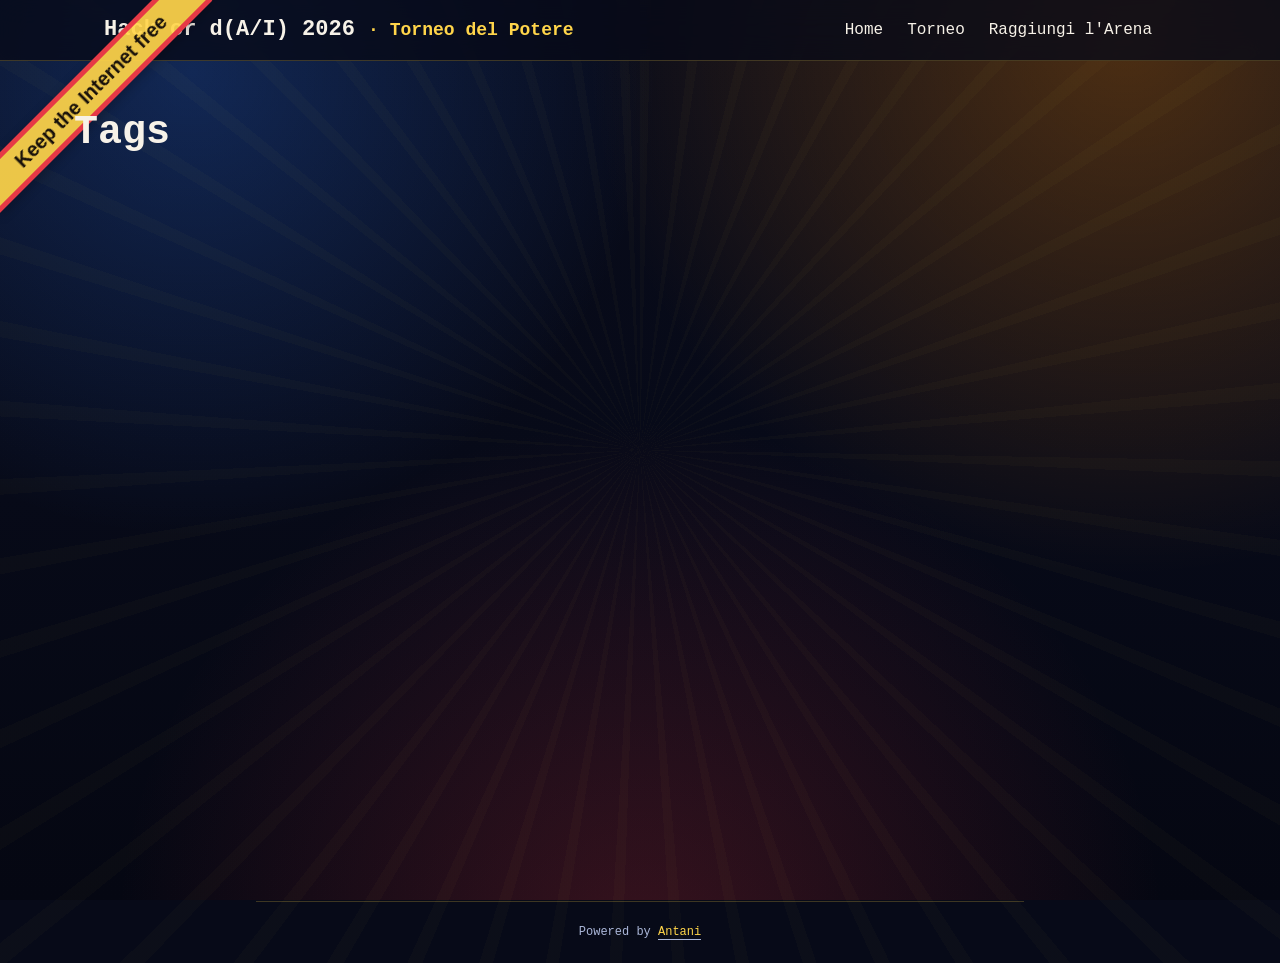
<file: tags/index.html>
<!DOCTYPE html>
<html lang="it" dir="auto">

<head><meta charset="utf-8">
<meta http-equiv="X-UA-Compatible" content="IE=edge">
<meta name="viewport" content="width=device-width, initial-scale=1, shrink-to-fit=no">
<meta name="robots" content="index, follow">

<title>Tags | Hack or d(A/I) 2026 · Torneo del Potere</title>
<meta name="keywords" content="">
<meta name="description" content="">
<meta name="author" content="">
<link rel="canonical" href="index.html">
<link crossorigin="anonymous" href="/assets/css/stylesheet.96bbd530e704648f0388971aeecde4cb7303e96ad6e534be36fb8fe85007f73b.css" integrity="sha256-lrvVMOcEZI8DiJca7s3ky3MD6WrW5TS&#43;NvuP6FAH9zs=" rel="preload stylesheet" as="style">



  <script src="../js/custom.js" defer></script>


<link rel="icon" type="image/png" sizes="16x16" href="../favicon-16x16.png">
<link rel="icon" type="image/png" sizes="32x32" href="../favicon-32x32.png">
<link rel="apple-touch-icon" href="/apple-touch-icon.png">
<link rel="mask-icon" href="/safari-pinned-tab.svg">
<meta name="theme-color" content="#2e2e33">
<meta name="msapplication-TileColor" content="#2e2e33">
<script defer crossorigin="anonymous" src="../js/floating-terminal.iife.js"></script>
<link rel="stylesheet" href="../css/svelte_builds/floating-terminal.css">
<link rel="alternate" type="application/rss+xml" href="index.xml">
<link rel="alternate" hreflang="it" href="index.html">
<noscript>
    <style>
        #theme-toggle,
        .top-link {
            display: none;
        }

    </style>
    <style>
        @media (prefers-color-scheme: dark) {
            :root {
                --theme: rgb(29, 30, 32);
                --entry: rgb(46, 46, 51);
                --primary: rgb(218, 218, 219);
                --secondary: rgb(155, 156, 157);
                --tertiary: rgb(65, 66, 68);
                --content: rgb(196, 196, 197);
                --hljs-bg: rgb(46, 46, 51);
                --code-bg: rgb(55, 56, 62);
                --border: rgb(51, 51, 51);
            }

            .list {
                background: var(--theme);
            }

            .list:not(.dark)::-webkit-scrollbar-track {
                background: 0 0;
            }

            .list:not(.dark)::-webkit-scrollbar-thumb {
                border-color: var(--theme);
            }
        }

    </style>
</noscript>
    <link rel="stylesheet" href="/dragonball.css">
</head>

<body class="list db-theme" id="top">
  <a class="skip-link" href="index.html#main-content">Salta al contenuto principale</a>
<script>
    if (localStorage.getItem("pref-theme") === "dark") {
        document.body.classList.add('dark');
    } else if (localStorage.getItem("pref-theme") === "light") {
        document.body.classList.remove('dark')
    } else if (window.matchMedia('(prefers-color-scheme: dark)').matches) {
        document.body.classList.add('dark');
    }

</script>

<header class="header">
    <nav class="nav">
        <div class="logo">
            <div class="logo-switches">
                <button id="theme-toggle" accesskey="t" title="(Alt + T)">
                    <svg id="moon" xmlns="http://www.w3.org/2000/svg" width="24" height="18" viewBox="0 0 24 24"
                        fill="none" stroke="currentColor" stroke-width="2" stroke-linecap="round"
                        stroke-linejoin="round">
                        <path d="M21 12.79A9 9 0 1 1 11.21 3 7 7 0 0 0 21 12.79z"></path>
                    </svg>
                    <svg id="sun" xmlns="http://www.w3.org/2000/svg" width="24" height="18" viewBox="0 0 24 24"
                        fill="none" stroke="currentColor" stroke-width="2" stroke-linecap="round"
                        stroke-linejoin="round">
                        <circle cx="12" cy="12" r="5"></circle>
                        <line x1="12" y1="1" x2="12" y2="3"></line>
                        <line x1="12" y1="21" x2="12" y2="23"></line>
                        <line x1="4.22" y1="4.22" x2="5.64" y2="5.64"></line>
                        <line x1="18.36" y1="18.36" x2="19.78" y2="19.78"></line>
                        <line x1="1" y1="12" x2="3" y2="12"></line>
                        <line x1="21" y1="12" x2="23" y2="12"></line>
                        <line x1="4.22" y1="19.78" x2="5.64" y2="18.36"></line>
                        <line x1="18.36" y1="5.64" x2="19.78" y2="4.22"></line>
                    </svg>
                </button>
                <ul class="lang-switch"><li>|</li>
                </ul>
            </div>
        </div>
        <div class="nav-title">
          
            Hack or d(A/I) 2026
          
        </div>
        <ul id="menu">
            <li>
                <a href="/" title="Home">
                    <span>Home</span>
                </a>
            </li>
            <li>
                <a href="/programma" title="Torneo">
                    <span>Torneo</span>
                </a>
            </li>
            <li>
                <a href="/come-arrivare" title="Raggiungi l'Arena">
                    <span>Raggiungi l'Arena</span>
                </a>
            </li>
        </ul>
    </nav>
    <a class="keepitfree" href="https://keepitfree.ai/it">
        Keep the Internet free
    </a>
</header>

    <main class="main">
<header class="page-header">
    <h1>Tags</h1>
</header>

<ul class="terms-tags">
</ul>
    </main>
    
    
<footer class="footer">

    <span>
        Powered by
        <a href="https://hacklabbo.indivia.net" rel="noopener noreferrer">Antani</a>
    </span>
</footer>
<a href="index.html#top" aria-label="go to top" title="Go to Top (Alt + G)" class="top-link" id="top-link" accesskey="g">
    <svg xmlns="http://www.w3.org/2000/svg" viewBox="0 0 12 6" fill="currentColor">
        <path d="M12 6H0l6-6z" />
    </svg>
</a>

<script>
    let menu = document.getElementById('menu')
    if (menu) {
        menu.scrollLeft = localStorage.getItem("menu-scroll-position");
        menu.onscroll = function () {
            localStorage.setItem("menu-scroll-position", menu.scrollLeft);
        }
    }

    document.querySelectorAll('a[href^="#"]').forEach(anchor => {
        anchor.addEventListener("click", function (e) {
            e.preventDefault();
            var id = this.getAttribute("href").substr(1);
            if (!window.matchMedia('(prefers-reduced-motion: reduce)').matches) {
                document.querySelector(`[id='${decodeURIComponent(id)}']`).scrollIntoView({
                    behavior: "smooth"
                });
            } else {
                document.querySelector(`[id='${decodeURIComponent(id)}']`).scrollIntoView();
            }
            if (id === "top") {
                history.replaceState(null, null, " ");
            } else {
                history.pushState(null, null, `#${id}`);
            }
        });
    });

</script>
<script>
    var mybutton = document.getElementById("top-link");
    window.onscroll = function () {
        if (document.body.scrollTop > 800 || document.documentElement.scrollTop > 800) {
            mybutton.style.visibility = "visible";
            mybutton.style.opacity = "1";
        } else {
            mybutton.style.visibility = "hidden";
            mybutton.style.opacity = "0";
        }
    };

</script>
<script>
    document.getElementById("theme-toggle").addEventListener("click", () => {
        if (document.body.className.includes("dark")) {
            document.body.classList.remove('dark');
            localStorage.setItem("pref-theme", 'light');
        } else {
            document.body.classList.add('dark');
            localStorage.setItem("pref-theme", 'dark');
        }
    })

</script>
</body>

</html>
</file>
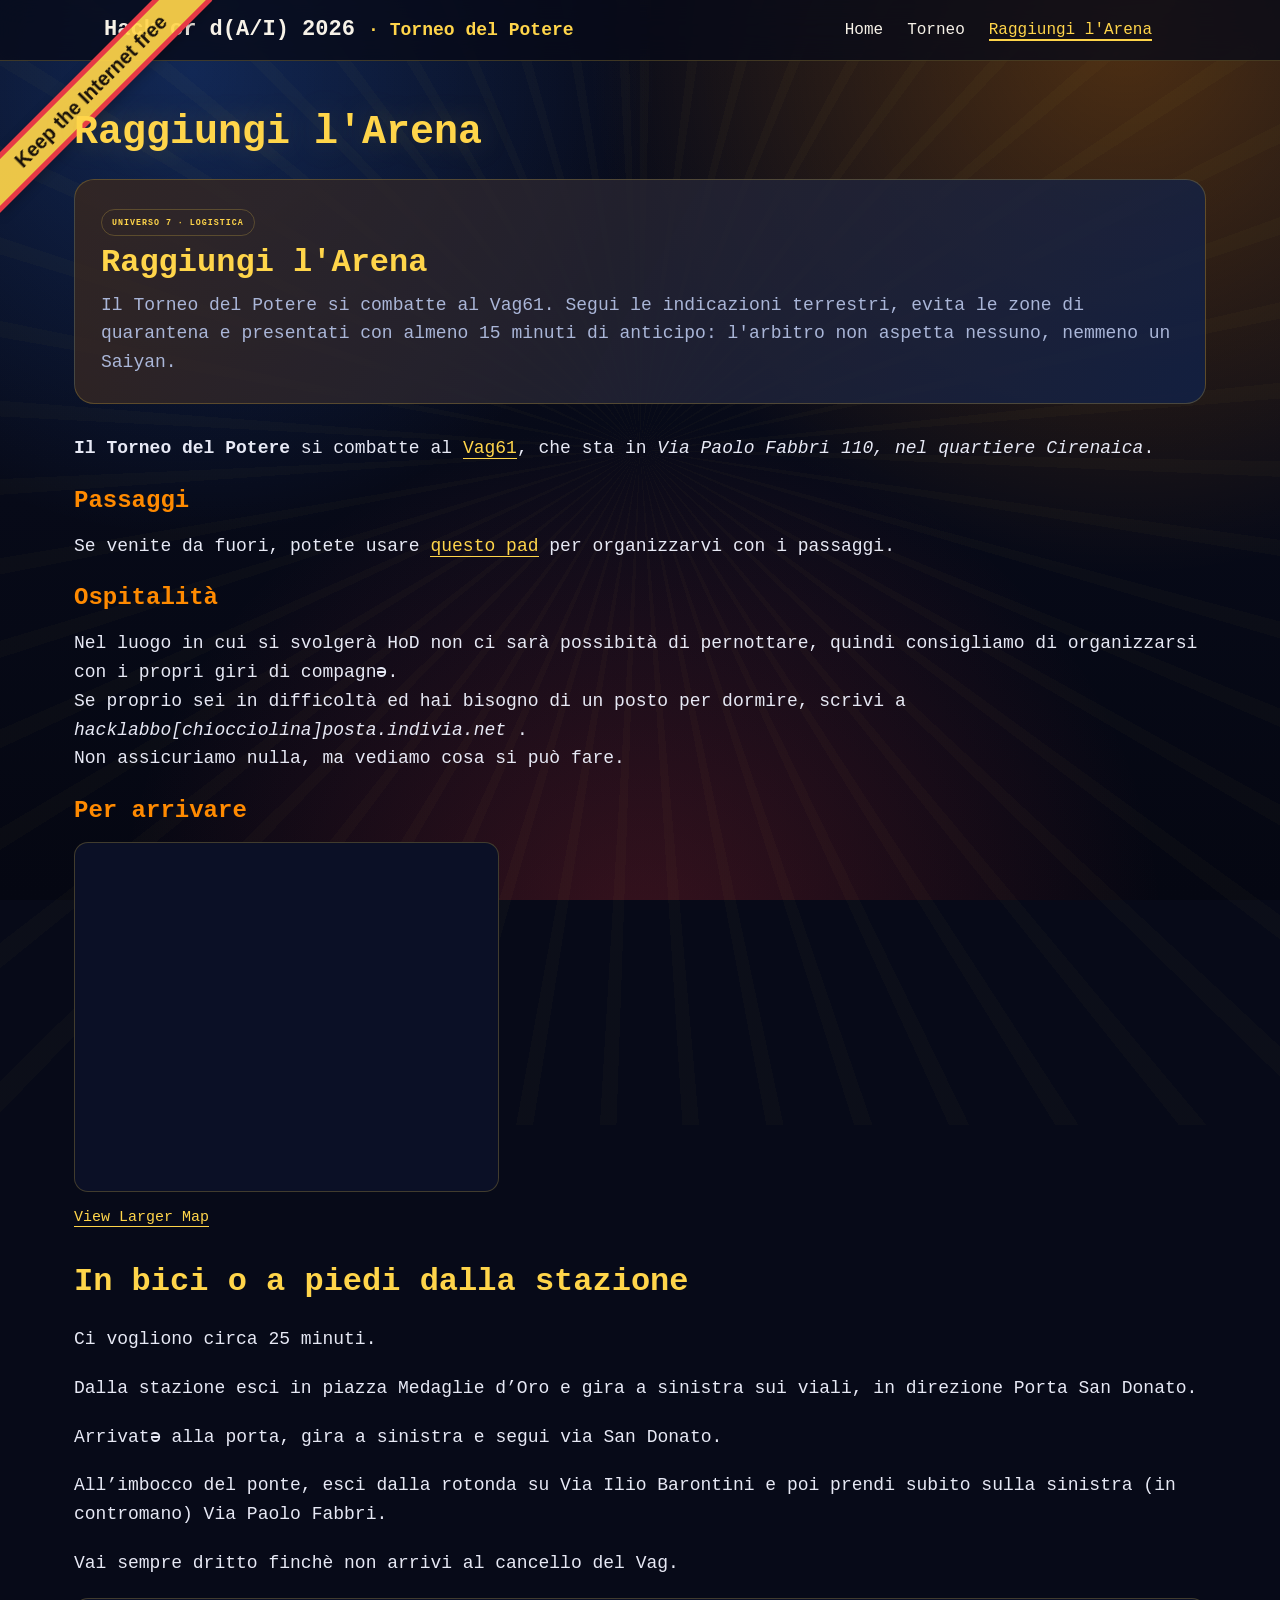
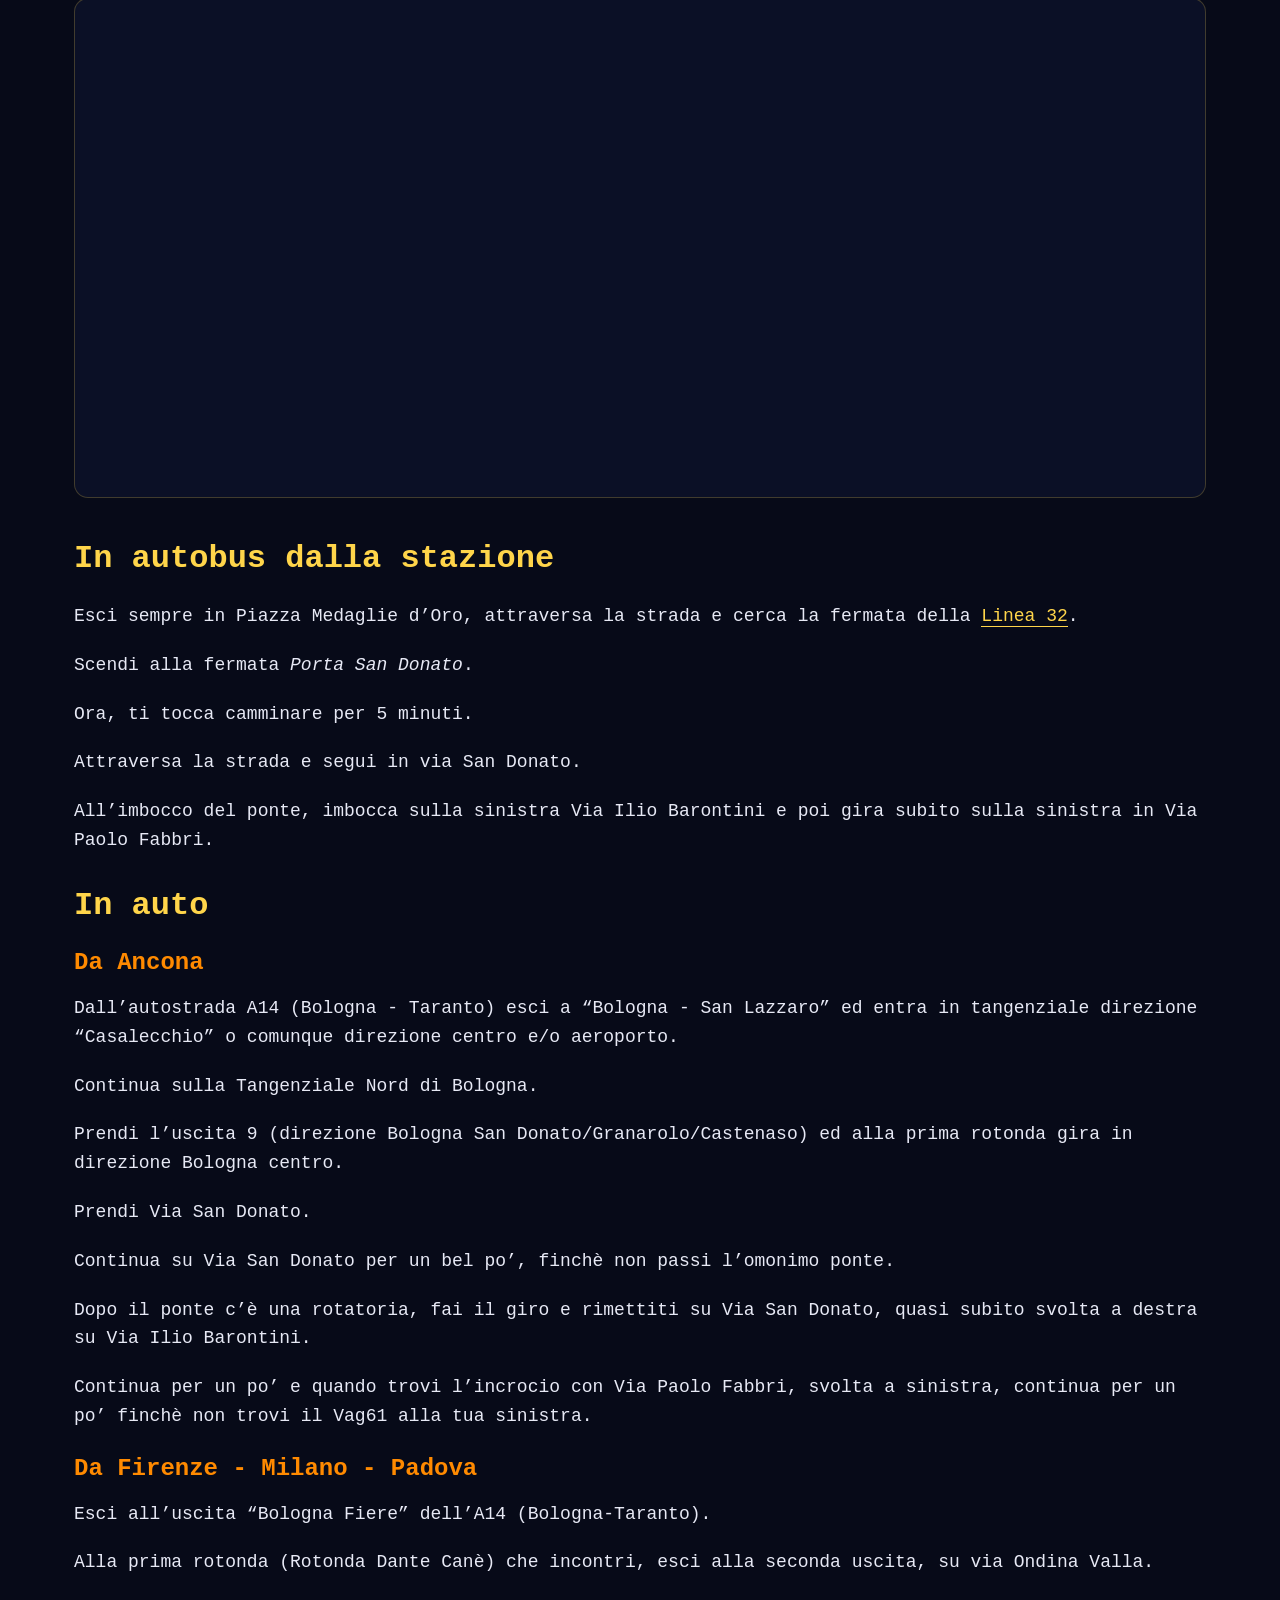
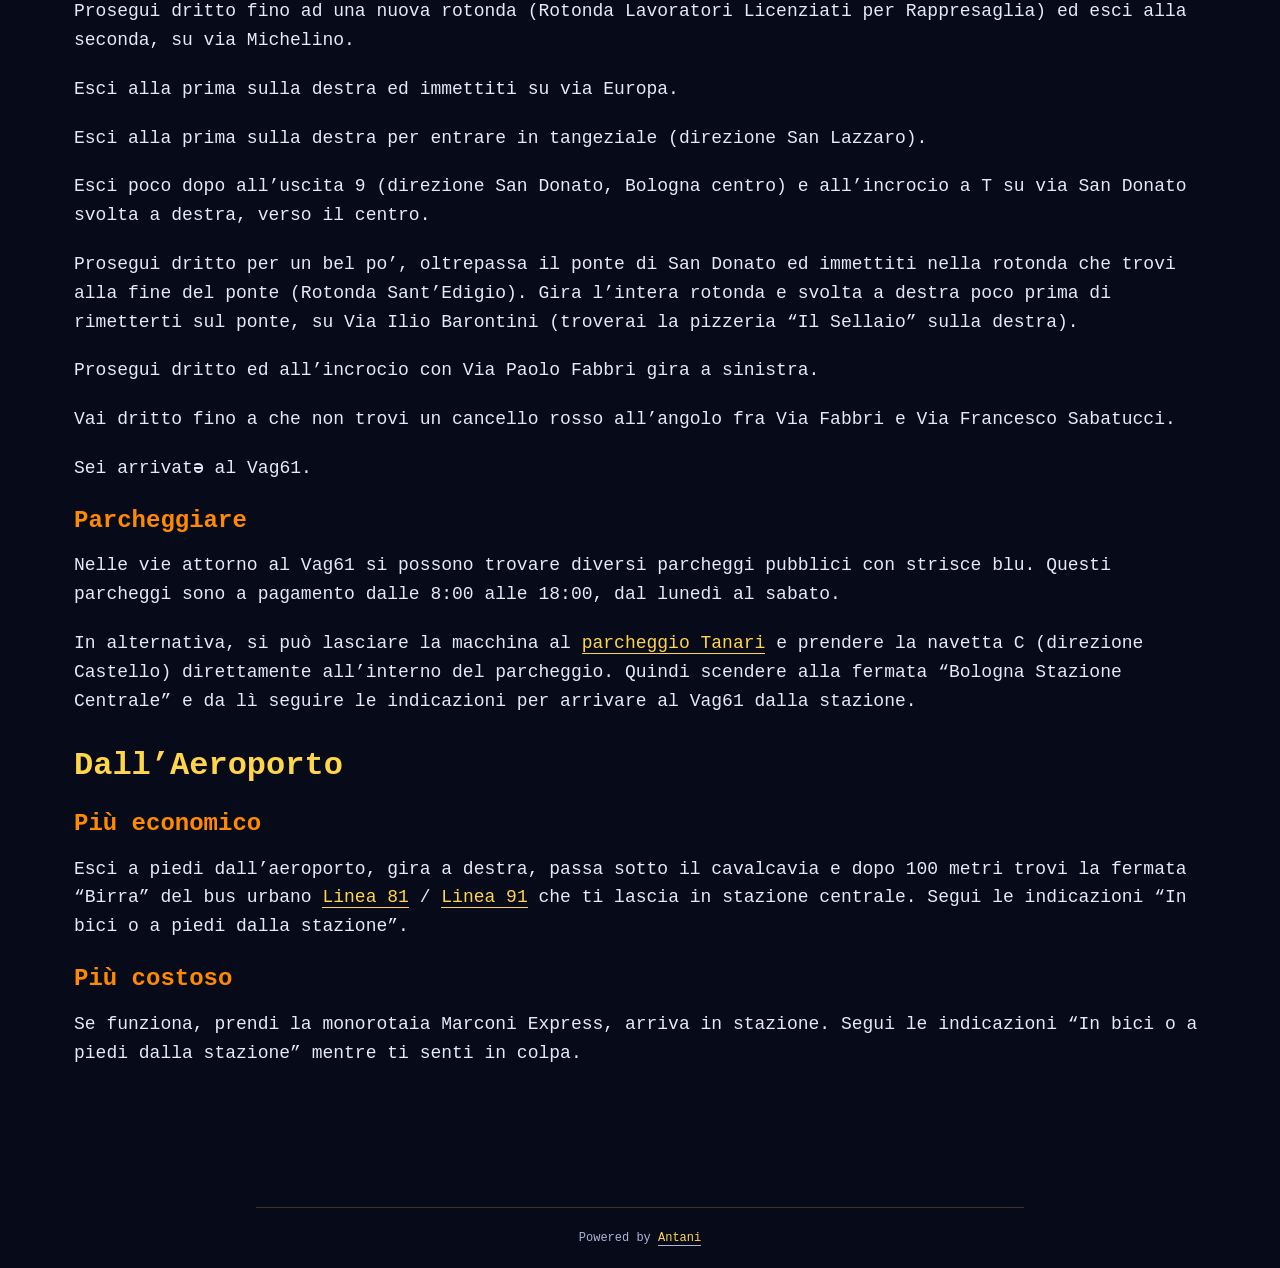
<file: come-arrivare.html>
<!DOCTYPE html>
<html lang="it" dir="auto">

<head><meta charset="utf-8">
<meta http-equiv="X-UA-Compatible" content="IE=edge">
<meta name="viewport" content="width=device-width, initial-scale=1, shrink-to-fit=no">
<meta name="robots" content="index, follow">

<title>Raggiungi l'Arena | Hack or d(A/I) 2026 · Torneo del Potere</title>
<meta name="keywords" content="">
<meta name="description" content="Raggiungi l'Arena del Torneo del Potere: Vag61, Via Paolo Fabbri 110, Bologna.">
<meta name="author" content="">
<link rel="canonical" href="come-arrivare/index.html">
<link crossorigin="anonymous" href="assets/css/stylesheet.96bbd530e704648f0388971aeecde4cb7303e96ad6e534be36fb8fe85007f73b.css" integrity="sha256-lrvVMOcEZI8DiJca7s3ky3MD6WrW5TS&#43;NvuP6FAH9zs=" rel="preload stylesheet" as="style">
<script defer crossorigin="anonymous" src="/assets/js/highlight.f413e19d0714851f6474e7ee9632408e58ac146fbdbe62747134bea2fa3415e0.js" integrity="sha256-9BPhnQcUhR9kdOfuljJAjlisFG&#43;9vmJ0cTS&#43;ovo0FeA="
    onload="hljs.initHighlightingOnLoad();"></script>



  <script src="js/custom.js" defer></script>


<link rel="icon" type="image/png" sizes="16x16" href="favicon-16x16.png">
<link rel="icon" type="image/png" sizes="32x32" href="favicon-32x32.png">
<link rel="apple-touch-icon" href="apple-touch-icon.png">
<link rel="mask-icon" href="/safari-pinned-tab.svg">
<meta name="theme-color" content="#2e2e33">
<meta name="msapplication-TileColor" content="#2e2e33">
<script defer crossorigin="anonymous" src="js/floating-terminal.iife.js"></script>
<link rel="stylesheet" href="css/svelte_builds/floating-terminal.css">
<link rel="alternate" hreflang="it" href="come-arrivare/index.html">
<noscript>
    <style>
        #theme-toggle,
        .top-link {
            display: none;
        }

    </style>
    <style>
        @media (prefers-color-scheme: dark) {
            :root {
                --theme: rgb(29, 30, 32);
                --entry: rgb(46, 46, 51);
                --primary: rgb(218, 218, 219);
                --secondary: rgb(155, 156, 157);
                --tertiary: rgb(65, 66, 68);
                --content: rgb(196, 196, 197);
                --hljs-bg: rgb(46, 46, 51);
                --code-bg: rgb(55, 56, 62);
                --border: rgb(51, 51, 51);
            }

            .list {
                background: var(--theme);
            }

            .list:not(.dark)::-webkit-scrollbar-track {
                background: 0 0;
            }

            .list:not(.dark)::-webkit-scrollbar-thumb {
                border-color: var(--theme);
            }
        }

    </style>
</noscript>

<script type="application/ld+json">
{
  "@context": "https://schema.org",
  "@type": "BreadcrumbList",
  "itemListElement": [
    {
      "@type": "ListItem",
      "position":  1 ,
      "name": "Raggiungi l'Arena",
      "item": "/come-arrivare/"
    }
  ]
}
</script>
<script type="application/ld+json">
{
  "@context": "https://schema.org",
  "@type": "BlogPosting",
  "headline": "Raggiungi l'Arena",
  "name": "Raggiungi l'Arena",
  "description": "Hack or Di(y|e) lo facciamo al Vag61, che sta in Via Paolo Fabbri 110, nel quartiere Cirenaica.\nPassaggi Se venite da fuori, potete usare questo pad per organizzarvi con i passaggi.\nOspitalità Nel luogo in cui si svolgerà HoD non ci sarà possibità di pernottare, quindi consigliamo di organizzarsi con i propri giri di compagnə.\nSe proprio sei in difficoltà ed hai bisogno di un posto per dormire, scrivi a hacklabbo[chiocciolina]posta.indivia.net Clicca per copiare! .\nNon assicuriamo nulla, ma vediamo cosa si può fare.\n",
  "keywords": [
    
  ],
  "articleBody": "Hack or Di(y|e) lo facciamo al Vag61, che sta in Via Paolo Fabbri 110, nel quartiere Cirenaica.\nPassaggi Se venite da fuori, potete usare questo pad per organizzarvi con i passaggi.\nOspitalità Nel luogo in cui si svolgerà HoD non ci sarà possibità di pernottare, quindi consigliamo di organizzarsi con i propri giri di compagnə.\nSe proprio sei in difficoltà ed hai bisogno di un posto per dormire, scrivi a hacklabbo[chiocciolina]posta.indivia.net Clicca per copiare! .\nNon assicuriamo nulla, ma vediamo cosa si può fare.\nPer arrivare View Larger Map In bici o a piedi dalla stazione Ci vogliono circa 25 minuti.\nDalla stazione esci in piazza Medaglie d’Oro e gira a sinistra sui viali, in direzione Porta San Donato.\nArrivatə alla porta, gira a sinistra e segui via San Donato.\nAll’imbocco del ponte, esci dalla rotonda su Via Ilio Barontini e poi prendi subito sulla sinistra (in contromano) Via Paolo Fabbri.\nVai sempre dritto finchè non arrivi al cancello del Vag.\nIn autobus dalla stazione Esci sempre in Piazza Medaglie d’Oro, attraversa la strada e cerca la fermata della Linea 32.\nScendi alla fermata Porta San Donato.\nOra, ti tocca camminare per 5 minuti.\nAttraversa la strada e segui in via San Donato.\nAll’imbocco del ponte, imbocca sulla sinistra Via Ilio Barontini e poi gira subito sulla sinistra in Via Paolo Fabbri.\nIn auto Da Ancona Dall’autostrada A14 (Bologna - Taranto) esci a “Bologna - San Lazzaro” ed entra in tangenziale direzione “Casalecchio” o comunque direzione centro e/o aeroporto.\nContinua sulla Tangenziale Nord di Bologna.\nPrendi l’uscita 9 (direzione Bologna San Donato/Granarolo/Castenaso) ed alla prima rotonda gira in direzione Bologna centro.\nPrendi Via San Donato.\nContinua su Via San Donato per un bel po’, finchè non passi l’omonimo ponte.\nDopo il ponte c’è una rotatoria, fai il giro e rimettiti su Via San Donato, quasi subito svolta a destra su Via Ilio Barontini.\nContinua per un po’ e quando trovi l’incrocio con Via Paolo Fabbri, svolta a sinistra, continua per un po’ finchè non trovi il Vag61 alla tua sinistra.\nDa Firenze - Milano - Padova Esci all’uscita “Bologna Fiere” dell’A14 (Bologna-Taranto).\nAlla prima rotonda (Rotonda Dante Canè) che incontri, esci alla seconda uscita, su via Ondina Valla.\nProsegui dritto fino ad una nuova rotonda (Rotonda Lavoratori Licenziati per Rappresaglia) ed esci alla seconda, su via Michelino.\nEsci alla prima sulla destra ed immettiti su via Europa.\nEsci alla prima sulla destra per entrare in tangeziale (direzione San Lazzaro).\nEsci poco dopo all’uscita 9 (direzione San Donato, Bologna centro) e all’incrocio a T su via San Donato svolta a destra, verso il centro.\nProsegui dritto per un bel po’, oltrepassa il ponte di San Donato ed immettiti nella rotonda che trovi alla fine del ponte (Rotonda Sant’Edigio). Gira l’intera rotonda e svolta a destra poco prima di rimetterti sul ponte, su Via Ilio Barontini (troverai la pizzeria “Il Sellaio” sulla destra).\nProsegui dritto ed all’incrocio con Via Paolo Fabbri gira a sinistra.\nVai dritto fino a che non trovi un cancello rosso all’angolo fra Via Fabbri e Via Francesco Sabatucci.\nSei arrivatə al Vag61.\nParcheggiare Nelle vie attorno al Vag61 si possono trovare diversi parcheggi pubblici con strisce blu. Questi parcheggi sono a pagamento dalle 8:00 alle 18:00, dal lunedì al sabato.\nIn alternativa, si può lasciare la macchina al parcheggio Tanari e prendere la navetta C (direzione Castello) direttamente all’interno del parcheggio. Quindi scendere alla fermata “Bologna Stazione Centrale” e da lì seguire le indicazioni per arrivare al Vag61 dalla stazione.\nDall’Aeroporto Più economico Esci a piedi dall’aeroporto, gira a destra, passa sotto il cavalcavia e dopo 100 metri trovi la fermata “Birra” del bus urbano Linea 81 / Linea 91 che ti lascia in stazione centrale. Segui le indicazioni “In bici o a piedi dalla stazione”.\nPiù costoso Se funziona, prendi la monorotaia Marconi Express, arriva in stazione. Segui le indicazioni “In bici o a piedi dalla stazione” mentre ti senti in colpa.\n",
  "wordCount" : "655",
  "inLanguage": "it",
  "datePublished": "0001-01-01T00:00:00Z",
  "dateModified": "0001-01-01T00:00:00Z",
  "mainEntityOfPage": {
    "@type": "WebPage",
    "@id": "/come-arrivare/"
  },
  "publisher": {
    "@type": "Organization",
    "name": "",
    "logo": {
      "@type": "ImageObject",
      "url": "/favicon.ico"
    }
  }
}
</script>
    <link rel="stylesheet" href="/dragonball.css">
</head>

<body class="db-theme" id="top">
  <a class="skip-link" href="come-arrivare.html#main-content">Salta al contenuto principale</a>
<script>
    if (localStorage.getItem("pref-theme") === "dark") {
        document.body.classList.add('dark');
    } else if (localStorage.getItem("pref-theme") === "light") {
        document.body.classList.remove('dark')
    } else if (window.matchMedia('(prefers-color-scheme: dark)').matches) {
        document.body.classList.add('dark');
    }

</script>

<header class="header">
    <nav class="nav">
        <div class="logo">
            <div class="logo-switches">
                <button id="theme-toggle" accesskey="t" title="(Alt + T)">
                    <svg id="moon" xmlns="http://www.w3.org/2000/svg" width="24" height="18" viewBox="0 0 24 24"
                        fill="none" stroke="currentColor" stroke-width="2" stroke-linecap="round"
                        stroke-linejoin="round">
                        <path d="M21 12.79A9 9 0 1 1 11.21 3 7 7 0 0 0 21 12.79z"></path>
                    </svg>
                    <svg id="sun" xmlns="http://www.w3.org/2000/svg" width="24" height="18" viewBox="0 0 24 24"
                        fill="none" stroke="currentColor" stroke-width="2" stroke-linecap="round"
                        stroke-linejoin="round">
                        <circle cx="12" cy="12" r="5"></circle>
                        <line x1="12" y1="1" x2="12" y2="3"></line>
                        <line x1="12" y1="21" x2="12" y2="23"></line>
                        <line x1="4.22" y1="4.22" x2="5.64" y2="5.64"></line>
                        <line x1="18.36" y1="18.36" x2="19.78" y2="19.78"></line>
                        <line x1="1" y1="12" x2="3" y2="12"></line>
                        <line x1="21" y1="12" x2="23" y2="12"></line>
                        <line x1="4.22" y1="19.78" x2="5.64" y2="18.36"></line>
                        <line x1="18.36" y1="5.64" x2="19.78" y2="4.22"></line>
                    </svg>
                </button>
                <ul class="lang-switch"><li>|</li>
                </ul>
            </div>
        </div>
        <div class="nav-title">
          
            Hack or d(A/I) 2026
          
        </div>
        <ul id="menu">
            <li>
                <a href="index.html" title="Home">
                    <span>Home</span>
                </a>
            </li>
            <li>
                <a href="programma.html" title="Torneo">
                    <span>Torneo</span>
                </a>
            </li>
            <li>
                <a href="come-arrivare.html" title="Raggiungi l'Arena">
                    <span class="active">Raggiungi l'Arena</span>
                </a>
            </li>
        </ul>
    </nav>
    <a class="keepitfree" href="https://keepitfree.ai/it">
        Keep the Internet free
    </a>
</header>

    <main class="main">

<article class="post-single">
  <header class="post-header">
    
    <h1 class="post-title">Raggiungi l'Arena</h1>
    <div class="post-meta">
     
      
    </div>
  </header> 
  <div class="post-content">
<div class="db-arrive-banner">
  <span class="db-badge">Universo 7 · Logistica</span>
  <h2>Raggiungi l'Arena</h2>
  <p>Il Torneo del Potere si combatte al Vag61. Segui le indicazioni terrestri, evita le zone di quarantena e presentati con almeno 15 minuti di anticipo: l'arbitro non aspetta nessuno, nemmeno un Saiyan.</p>
</div>
<p><strong>Il Torneo del Potere</strong> si combatte al <a href="https://vag61.nublogs.org/">Vag61</a>, che sta in <em>Via Paolo Fabbri 110, nel quartiere Cirenaica</em>.</p>
<h3 id="passaggi">Passaggi<a hidden class="anchor" aria-hidden="true" href="come-arrivare.html#passaggi">#</a></h3>
<p>Se venite da fuori, potete usare <a href="https://pad.esiliati.org/p/passaggiHoD">questo pad</a> per organizzarvi con i passaggi.</p>
<h3 id="ospitalità">Ospitalità<a hidden class="anchor" aria-hidden="true" href="come-arrivare.html#ospitalità">#</a></h3>
<p>Nel luogo in cui si svolgerà HoD non ci sarà possibità di pernottare, quindi consigliamo di organizzarsi con i propri giri di compagnə.<br>
Se proprio sei in difficoltà ed hai bisogno di un posto per dormire, scrivi a 
  <span class="email" onclick="copiaEmail('hacklabbo[chiocciolina]posta.indivia.net'); return false;">
    hacklabbo[chiocciolina]posta.indivia.net
    <span class="email_tooltip">Clicca per copiare!</span>
  </span>
.<br>
Non assicuriamo nulla, ma vediamo cosa si può fare.</p>
<h3 id="per-arrivare">Per arrivare<a hidden class="anchor" aria-hidden="true" href="come-arrivare.html#per-arrivare">#</a></h3>

  <iframe width="425" height="350" frameborder="0" scrolling="no" marginheight="0" marginwidth="0" src="https://www.openstreetmap.org/export/embed.html?bbox=11.36016368865967%2C44.49953958964162%2C11.363151669502258%2C44.50071039624375&amp;layer=mapnik&amp;marker=44.500124995881556%2C11.361657679080963" style="border: 1px solid black"></iframe><br/><small><a href="https://www.openstreetmap.org/?mlat=44.50012&amp;mlon=11.36166#map=19/44.50012/11.36166">View Larger Map</a></small>

<h2 id="in-bici-o-a-piedi-dalla-stazione">In bici o a piedi dalla stazione<a hidden class="anchor" aria-hidden="true" href="come-arrivare.html#in-bici-o-a-piedi-dalla-stazione">#</a></h2>
<p>Ci vogliono circa 25 minuti.</p>
<p>Dalla stazione esci in piazza Medaglie d&rsquo;Oro e gira a sinistra sui viali, in direzione Porta San Donato.</p>
<p>Arrivatə alla porta, gira a sinistra e segui via San Donato.</p>
<p>All&rsquo;imbocco del ponte, esci dalla rotonda su Via Ilio Barontini e poi prendi subito sulla sinistra (in contromano) Via Paolo Fabbri.</p>
<p>Vai sempre dritto finchè non arrivi al cancello del Vag.</p>

  <iframe style="height:500px; width:100%; border:none;" src="https://maps.gattini.ninja/RLsWETiQ2UO9?toolbox=false&search=false&legend=false&autofocus=false#15/44.5028/11.3519/Mpnk"></iframe>

<h2 id="in-autobus-dalla-stazione">In autobus dalla stazione<a hidden class="anchor" aria-hidden="true" href="come-arrivare.html#in-autobus-dalla-stazione">#</a></h2>
<p>Esci sempre in Piazza Medaglie d&rsquo;Oro, attraversa la strada e cerca la fermata della <a href="https://www.tper.it/bo-32">Linea 32</a>.</p>
<p>Scendi alla fermata <em>Porta San Donato</em>.</p>
<p>Ora, ti tocca camminare per 5 minuti.</p>
<p>Attraversa la strada e segui in via San Donato.</p>
<p>All&rsquo;imbocco del ponte, imbocca sulla sinistra Via Ilio Barontini e poi gira subito sulla sinistra in Via Paolo Fabbri.</p>
<h2 id="in-auto">In auto<a hidden class="anchor" aria-hidden="true" href="come-arrivare.html#in-auto">#</a></h2>
<h3 id="da-ancona">Da Ancona<a hidden class="anchor" aria-hidden="true" href="come-arrivare.html#da-ancona">#</a></h3>
<p>Dall&rsquo;autostrada A14 (Bologna - Taranto) esci a &ldquo;Bologna - San Lazzaro&rdquo; ed entra in tangenziale direzione &ldquo;Casalecchio&rdquo; o comunque direzione centro e/o aeroporto.</p>
<p>Continua sulla Tangenziale Nord di Bologna.</p>
<p>Prendi l&rsquo;uscita 9 (direzione Bologna San Donato/Granarolo/Castenaso) ed alla prima rotonda gira in direzione Bologna centro.</p>
<p>Prendi Via San Donato.</p>
<p>Continua su Via San Donato per un bel po&rsquo;, finchè non passi l&rsquo;omonimo ponte.</p>
<p>Dopo il ponte c&rsquo;è una rotatoria, fai il giro e rimettiti su Via San Donato, quasi subito svolta a destra su Via Ilio Barontini.</p>
<p>Continua per un po&rsquo; e quando trovi l&rsquo;incrocio con Via Paolo Fabbri, svolta a sinistra, continua per un po&rsquo; finchè non trovi il Vag61 alla tua sinistra.</p>
<h3 id="da-firenze---milano---padova">Da Firenze - Milano - Padova<a hidden class="anchor" aria-hidden="true" href="come-arrivare.html#da-firenze---milano---padova">#</a></h3>
<p>Esci all&rsquo;uscita &ldquo;Bologna Fiere&rdquo; dell&rsquo;A14 (Bologna-Taranto).</p>
<p>Alla prima rotonda (Rotonda Dante Canè) che incontri, esci alla seconda uscita, su via Ondina Valla.</p>
<p>Prosegui dritto fino ad una nuova rotonda (Rotonda Lavoratori Licenziati per Rappresaglia) ed esci alla seconda, su via Michelino.</p>
<p>Esci alla prima sulla destra ed immettiti su via Europa.</p>
<p>Esci alla prima sulla destra per entrare in tangeziale (direzione San Lazzaro).</p>
<p>Esci poco dopo all&rsquo;uscita 9 (direzione San Donato, Bologna centro) e all&rsquo;incrocio a T su via San Donato svolta a destra, verso il centro.</p>
<p>Prosegui dritto per un bel po&rsquo;, oltrepassa il ponte di San Donato ed immettiti nella rotonda che trovi alla fine del ponte (Rotonda Sant&rsquo;Edigio). Gira l&rsquo;intera rotonda e svolta a destra poco prima di rimetterti sul ponte, su Via Ilio Barontini (troverai la pizzeria &ldquo;Il Sellaio&rdquo; sulla destra).</p>
<p>Prosegui dritto ed all&rsquo;incrocio con Via Paolo Fabbri gira a sinistra.</p>
<p>Vai dritto fino a che non trovi un cancello rosso all&rsquo;angolo fra Via Fabbri e Via Francesco Sabatucci.</p>
<p>Sei arrivatə al Vag61.</p>
<h3 id="parcheggiare">Parcheggiare<a hidden class="anchor" aria-hidden="true" href="come-arrivare.html#parcheggiare">#</a></h3>
<p>Nelle vie attorno al Vag61 si possono trovare diversi parcheggi pubblici con strisce blu. Questi parcheggi sono a pagamento dalle 8:00 alle 18:00, dal lunedì al sabato.</p>
<p>In alternativa, si può lasciare la macchina al <a href="https://www.bolognawelcome.com/it/altro/parcheggi/parcheggio-tanari">parcheggio Tanari</a> e prendere la navetta C (direzione Castello) direttamente all&rsquo;interno del parcheggio. Quindi scendere alla fermata &ldquo;Bologna Stazione Centrale&rdquo; e da lì seguire le indicazioni per arrivare al Vag61 dalla stazione.</p>
<h2 id="dallaeroporto">Dall&rsquo;Aeroporto<a hidden class="anchor" aria-hidden="true" href="come-arrivare.html#dallaeroporto">#</a></h2>
<h3 id="più-economico">Più economico<a hidden class="anchor" aria-hidden="true" href="come-arrivare.html#più-economico">#</a></h3>
<p>Esci a piedi dall’aeroporto, gira a destra, passa sotto il cavalcavia e dopo 100 metri trovi la fermata “Birra” del bus urbano <a href="https://www.tper.it/bo-81">Linea 81</a> / <a href="https://www.tper.it/bo-91">Linea 91</a> che ti lascia in stazione centrale. Segui le indicazioni &ldquo;In bici o a piedi dalla stazione&rdquo;.</p>
<h3 id="più-costoso">Più costoso<a hidden class="anchor" aria-hidden="true" href="come-arrivare.html#più-costoso">#</a></h3>
<p>Se funziona, prendi la monorotaia Marconi Express, arriva in stazione. Segui le indicazioni &ldquo;In bici o a piedi dalla stazione&rdquo; mentre ti senti in colpa.</p>


  </div>

  <footer class="post-footer">
    <ul class="post-tags">
    </ul>
  </footer>
</article>
    </main>
    
    
<footer class="footer">

    <span>
        Powered by
        <a href="https://hacklabbo.indivia.net" rel="noopener noreferrer">Antani</a>
    </span>
</footer>
<a href="come-arrivare.html#top" aria-label="go to top" title="Go to Top (Alt + G)" class="top-link" id="top-link" accesskey="g">
    <svg xmlns="http://www.w3.org/2000/svg" viewBox="0 0 12 6" fill="currentColor">
        <path d="M12 6H0l6-6z" />
    </svg>
</a>

<script>
    let menu = document.getElementById('menu')
    if (menu) {
        menu.scrollLeft = localStorage.getItem("menu-scroll-position");
        menu.onscroll = function () {
            localStorage.setItem("menu-scroll-position", menu.scrollLeft);
        }
    }

    document.querySelectorAll('a[href^="#"]').forEach(anchor => {
        anchor.addEventListener("click", function (e) {
            e.preventDefault();
            var id = this.getAttribute("href").substr(1);
            if (!window.matchMedia('(prefers-reduced-motion: reduce)').matches) {
                document.querySelector(`[id='${decodeURIComponent(id)}']`).scrollIntoView({
                    behavior: "smooth"
                });
            } else {
                document.querySelector(`[id='${decodeURIComponent(id)}']`).scrollIntoView();
            }
            if (id === "top") {
                history.replaceState(null, null, " ");
            } else {
                history.pushState(null, null, `#${id}`);
            }
        });
    });

</script>
<script>
    var mybutton = document.getElementById("top-link");
    window.onscroll = function () {
        if (document.body.scrollTop > 800 || document.documentElement.scrollTop > 800) {
            mybutton.style.visibility = "visible";
            mybutton.style.opacity = "1";
        } else {
            mybutton.style.visibility = "hidden";
            mybutton.style.opacity = "0";
        }
    };

</script>
<script>
    document.getElementById("theme-toggle").addEventListener("click", () => {
        if (document.body.className.includes("dark")) {
            document.body.classList.remove('dark');
            localStorage.setItem("pref-theme", 'light');
        } else {
            document.body.classList.add('dark');
            localStorage.setItem("pref-theme", 'dark');
        }
    })

</script>
</body>

</html>
</file>
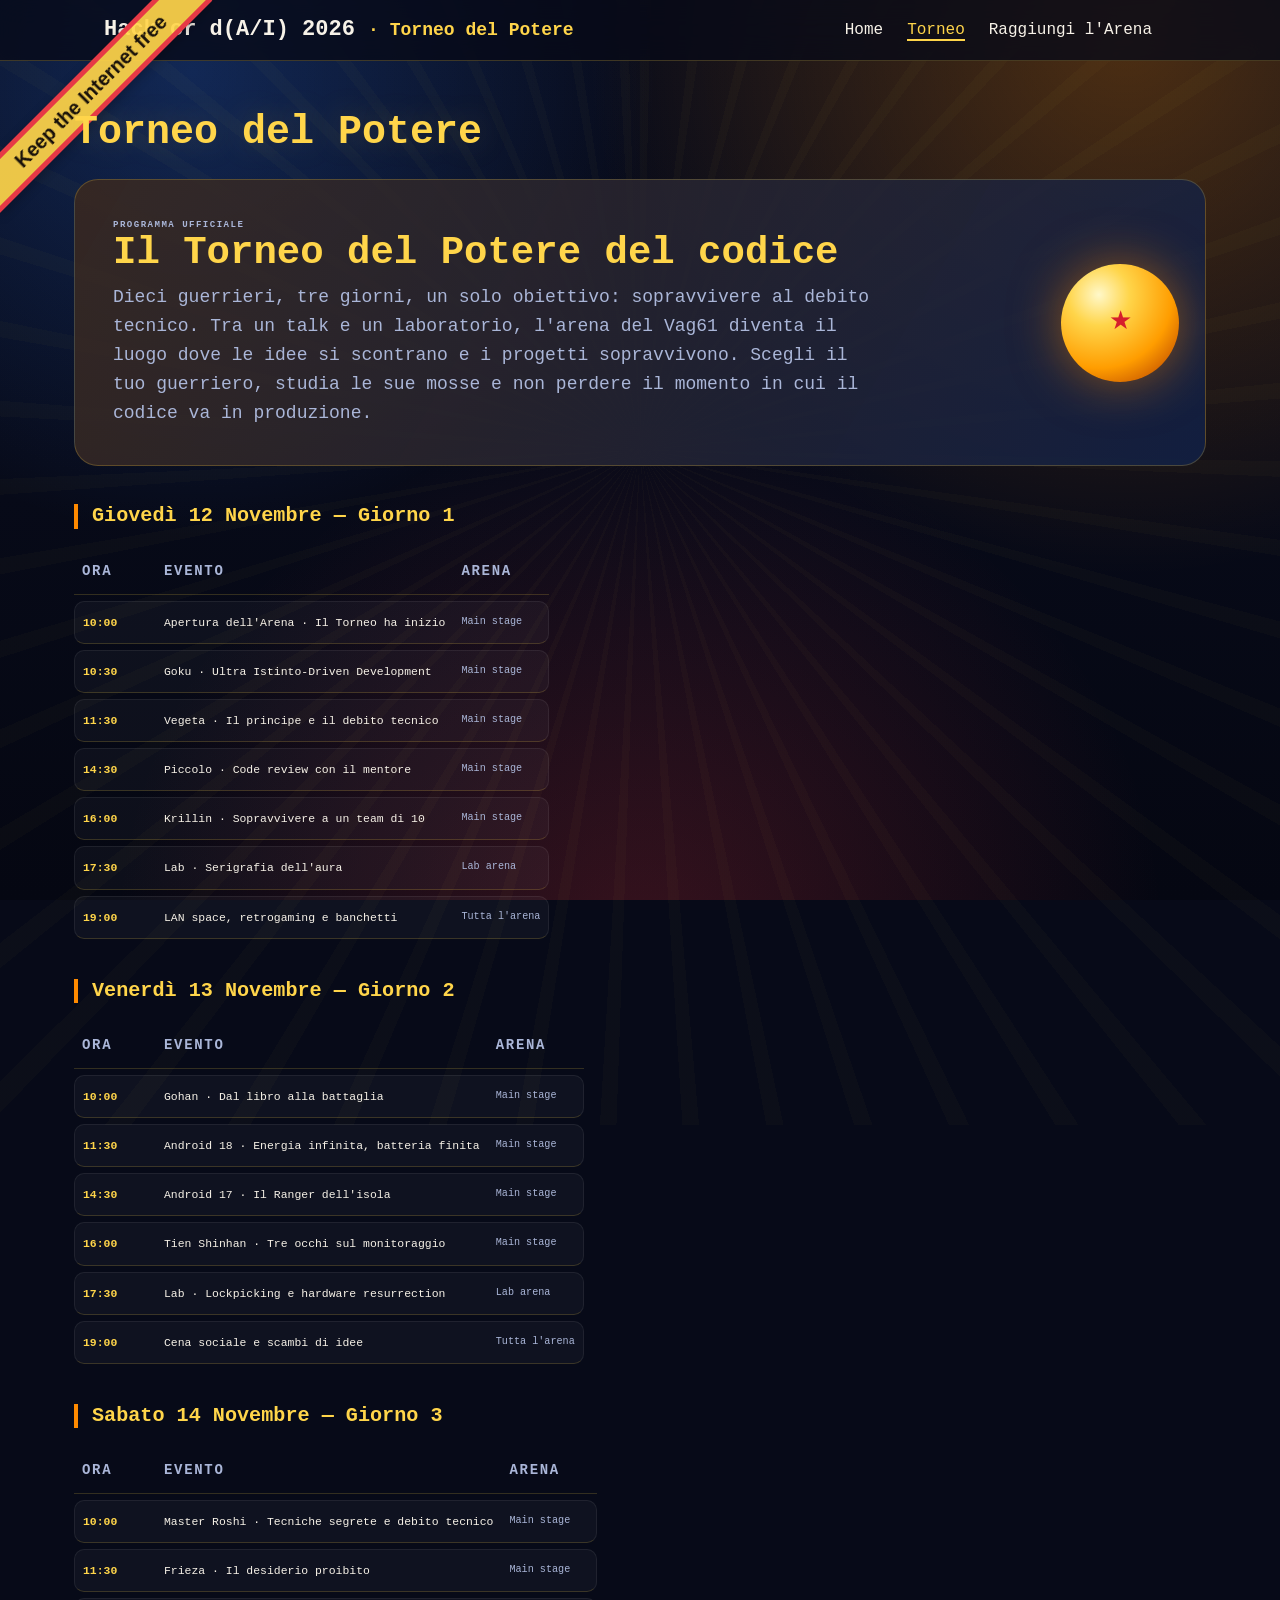
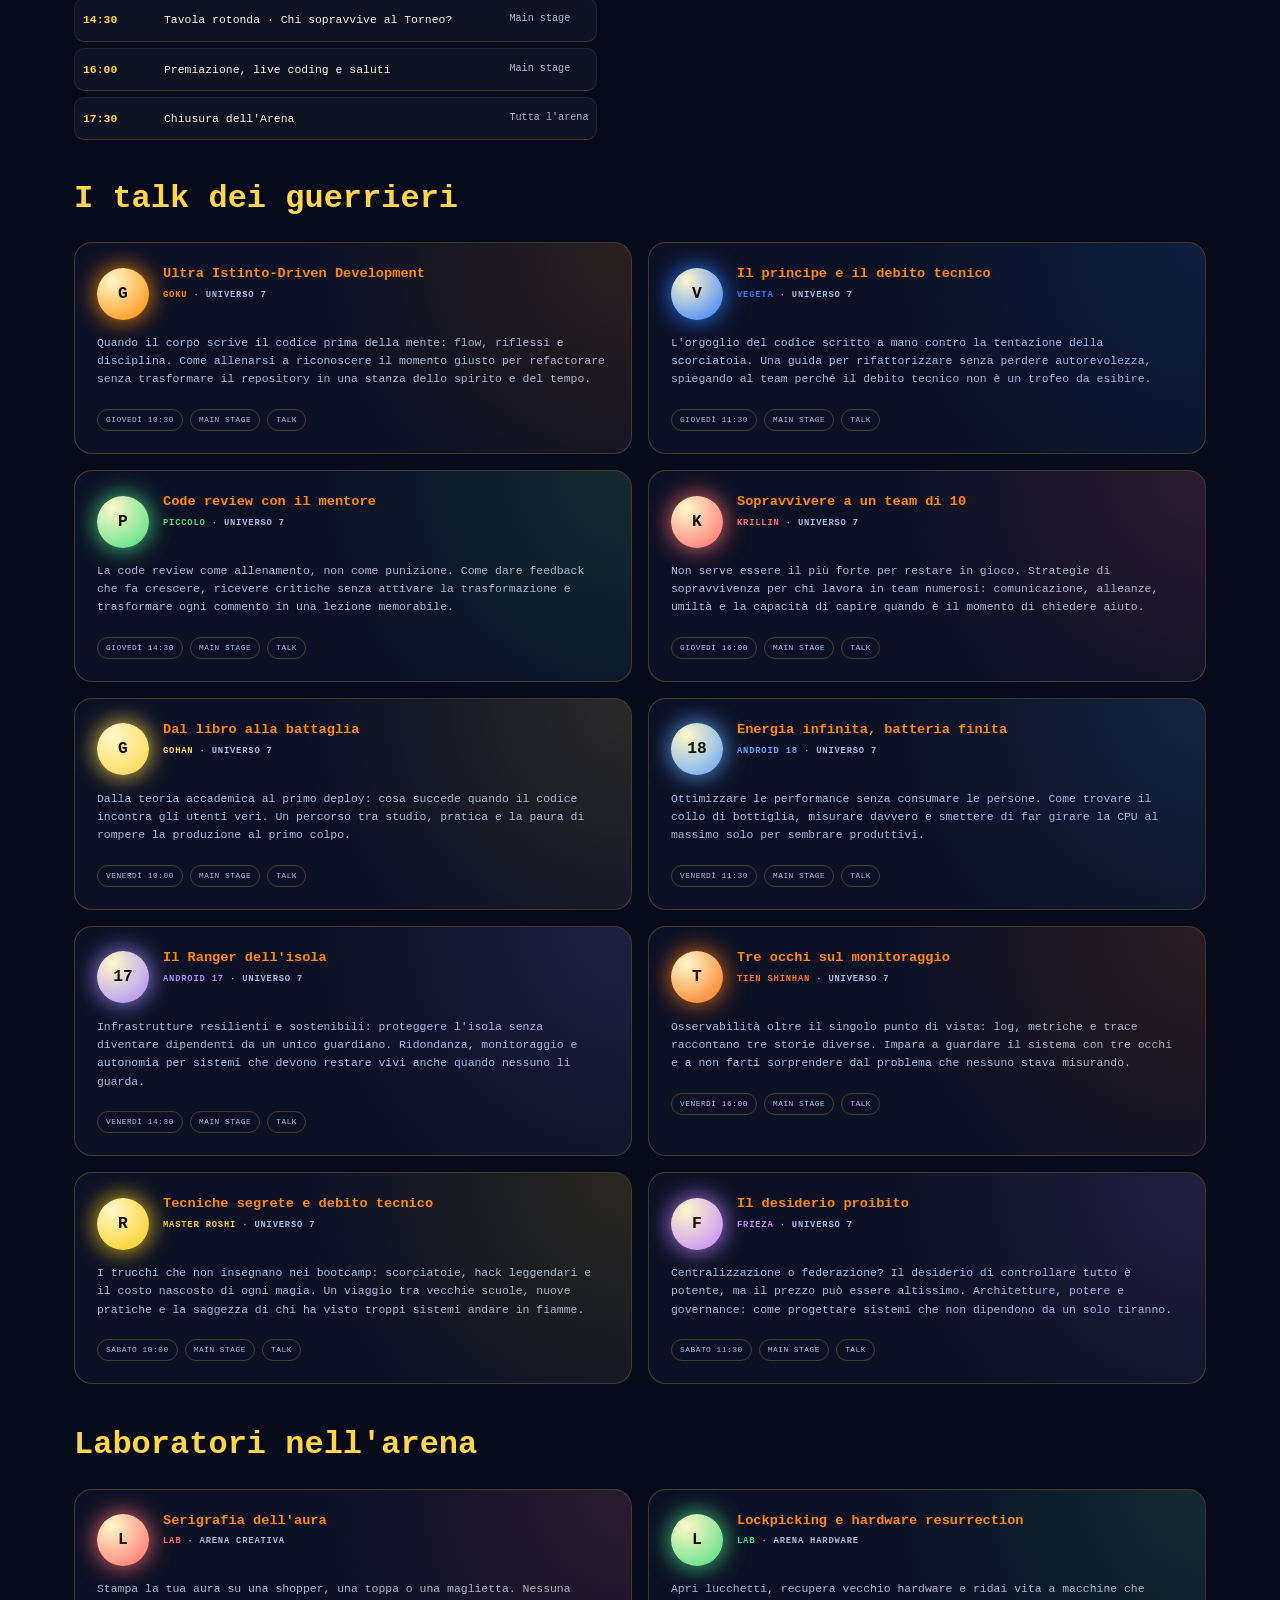
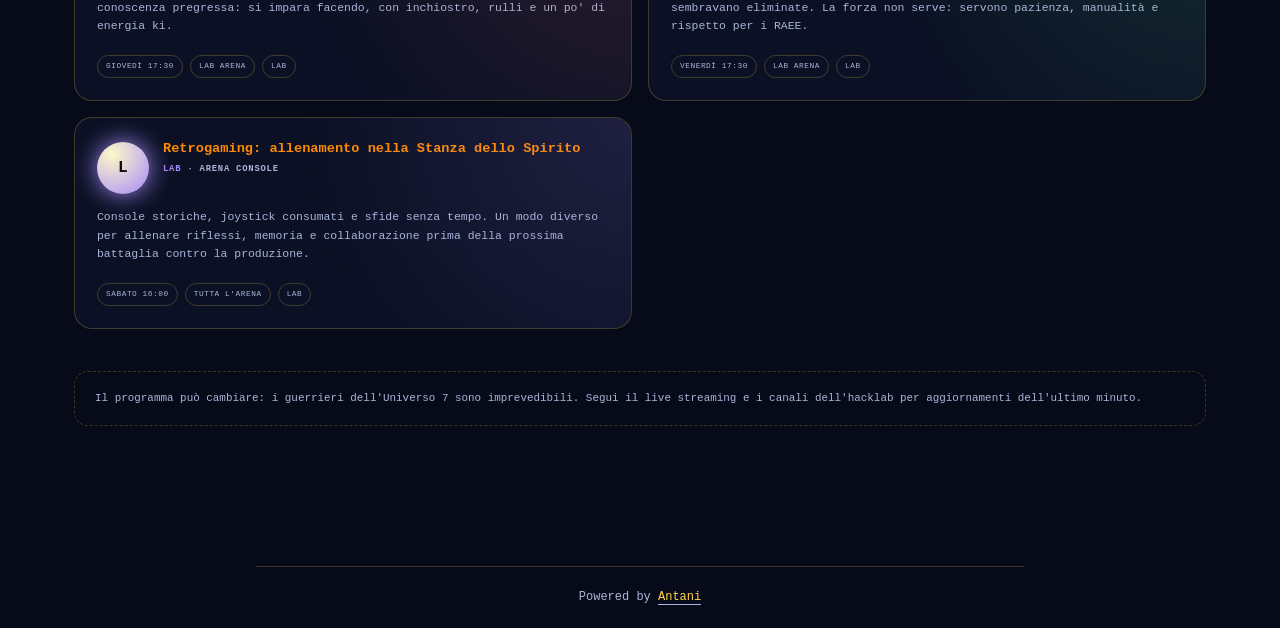
<file: programma.html>
<!DOCTYPE html>
<html lang="it" dir="auto">

<head><meta charset="utf-8">
<meta http-equiv="X-UA-Compatible" content="IE=edge">
<meta name="viewport" content="width=device-width, initial-scale=1, shrink-to-fit=no">
<meta name="robots" content="index, follow">

<title>Torneo del Potere | Hack or d(A/I) 2026 · Torneo del Potere</title>
<meta name="keywords" content="">
<meta name="description" content="Il programma del Torneo del Potere del codice: talk, laboratori e guerrieri dell'Universo 7 al Vag61 di Bologna.">
<meta name="author" content="">
<link rel="canonical" href="programma/index.html">
<link crossorigin="anonymous" href="assets/css/stylesheet.96bbd530e704648f0388971aeecde4cb7303e96ad6e534be36fb8fe85007f73b.css" integrity="sha256-lrvVMOcEZI8DiJca7s3ky3MD6WrW5TS&#43;NvuP6FAH9zs=" rel="preload stylesheet" as="style">
<script defer crossorigin="anonymous" src="/assets/js/highlight.f413e19d0714851f6474e7ee9632408e58ac146fbdbe62747134bea2fa3415e0.js" integrity="sha256-9BPhnQcUhR9kdOfuljJAjlisFG&#43;9vmJ0cTS&#43;ovo0FeA="
    onload="hljs.initHighlightingOnLoad();"></script>



  <script src="js/custom.js" defer></script>


<link rel="icon" type="image/png" sizes="16x16" href="favicon-16x16.png">
<link rel="icon" type="image/png" sizes="32x32" href="favicon-32x32.png">
<link rel="apple-touch-icon" href="apple-touch-icon.png">
<link rel="mask-icon" href="/safari-pinned-tab.svg">
<meta name="theme-color" content="#2e2e33">
<meta name="msapplication-TileColor" content="#2e2e33">
<script defer crossorigin="anonymous" src="js/floating-terminal.iife.js"></script>
<link rel="stylesheet" href="css/svelte_builds/floating-terminal.css">
<link rel="alternate" hreflang="it" href="programma/index.html">
<noscript>
    <style>
        #theme-toggle,
        .top-link {
            display: none;
        }

    </style>
    <style>
        @media (prefers-color-scheme: dark) {
            :root {
                --theme: rgb(29, 30, 32);
                --entry: rgb(46, 46, 51);
                --primary: rgb(218, 218, 219);
                --secondary: rgb(155, 156, 157);
                --tertiary: rgb(65, 66, 68);
                --content: rgb(196, 196, 197);
                --hljs-bg: rgb(46, 46, 51);
                --code-bg: rgb(55, 56, 62);
                --border: rgb(51, 51, 51);
            }

            .list {
                background: var(--theme);
            }

            .list:not(.dark)::-webkit-scrollbar-track {
                background: 0 0;
            }

            .list:not(.dark)::-webkit-scrollbar-thumb {
                border-color: var(--theme);
            }
        }

    </style>
</noscript>

<script type="application/ld+json">
{
  "@context": "https://schema.org",
  "@type": "BreadcrumbList",
  "itemListElement": [
    {
      "@type": "ListItem",
      "position":  1 ,
      "name": "Torneo del Potere",
      "item": "/programma/"
    }
  ]
}
</script>
<script type="application/ld+json">
{
  "@context": "https://schema.org",
  "@type": "BlogPosting",
  "headline": "Torneo del Potere",
  "name": "Torneo del Potere",
  "description": "Di seguito una lista di cosa ci sarà.\nDurante tutta la durata dell\u0026rsquo;evento saranno inoltre presenti:\nLAN space, comodi tavoli per ciappinare con il proprio pc tavoli di lockpicking console di retrogaming banchetti, distro e libri banchetto \u0026ldquo;Mutuo soccorso\u0026rdquo; Giovedì 12 Novembre Orario Titolo 18:00 APERTURA 18:30 Presentazione del libro \u0026ldquo;Ribelli contro l\u0026rsquo;impero. Autistici/Inventati - Cronaca di un atto di forza\u0026rdquo; 20:30 CENA by Furga libera 21:30 Chi ha paura delle antenne? Venerdì 13 Novembre Orario Titolo 18:00 APERTURA 18:30 LABORATORI Amuleti scamanici ed altri hackmuleti SerigrafiAmə 19:00 Hack the label 19:45 Consulenti un tanto al chilo 20:30 CENA by collettivo Bida 21:30 Chi mette il campanello all’agente? Guaranteeing AI complies with Law and Policy when nothing is ever enforced (by design) 22:15 How to spot a (tech) fascist: lo slop eterno musichette con resident DJs Sabato 14 Novembre Orario Titolo 11:00 APERTURA 11:00 LABORATORI Un metodo per informarsi senza Social Network commerciali (Feed RSS) 1+1=0 13:00 PRANZO by Hacklabbo 15:00 FATTI UN DRUMMINO! 15:45 Intelligenza Collettiva Aumentata Antagonista 16:45 Tu il ferro dove lo tieni? 18:00 Modelli, Harness ed Infrastrutture per un\u0026rsquo;IA autogestita 18:45 Punto di contatto in salsa post-apocalittica 19:30 FedArchive: strumento di archiviazione con caratteristiche forensi 20:15 PING: Il primo talk show hacker 20:45 CENA by Archivio Lorusso-Giuliani 22:00 Storia e gloria del Teledrin! 22:30 Forse esplode, console DJ auto-costruita 22:00 Ten minutes talks USBC PD musichette con resident DJs Talk Chi ha paura delle antenne? chi: full_equinoxe\n",
  "keywords": [
    
  ],
  "articleBody": "Di seguito una lista di cosa ci sarà.\nDurante tutta la durata dell’evento saranno inoltre presenti:\nLAN space, comodi tavoli per ciappinare con il proprio pc tavoli di lockpicking console di retrogaming banchetti, distro e libri banchetto “Mutuo soccorso” Giovedì 12 Novembre Orario Titolo 18:00 APERTURA 18:30 Presentazione del libro “Ribelli contro l’impero. Autistici/Inventati - Cronaca di un atto di forza” 20:30 CENA by Furga libera 21:30 Chi ha paura delle antenne? Venerdì 13 Novembre Orario Titolo 18:00 APERTURA 18:30 LABORATORI Amuleti scamanici ed altri hackmuleti SerigrafiAmə 19:00 Hack the label 19:45 Consulenti un tanto al chilo 20:30 CENA by collettivo Bida 21:30 Chi mette il campanello all’agente? Guaranteeing AI complies with Law and Policy when nothing is ever enforced (by design) 22:15 How to spot a (tech) fascist: lo slop eterno musichette con resident DJs Sabato 14 Novembre Orario Titolo 11:00 APERTURA 11:00 LABORATORI Un metodo per informarsi senza Social Network commerciali (Feed RSS) 1+1=0 13:00 PRANZO by Hacklabbo 15:00 FATTI UN DRUMMINO! 15:45 Intelligenza Collettiva Aumentata Antagonista 16:45 Tu il ferro dove lo tieni? 18:00 Modelli, Harness ed Infrastrutture per un’IA autogestita 18:45 Punto di contatto in salsa post-apocalittica 19:30 FedArchive: strumento di archiviazione con caratteristiche forensi 20:15 PING: Il primo talk show hacker 20:45 CENA by Archivio Lorusso-Giuliani 22:00 Storia e gloria del Teledrin! 22:30 Forse esplode, console DJ auto-costruita 22:00 Ten minutes talks USBC PD musichette con resident DJs Talk Chi ha paura delle antenne? chi: full_equinoxe\nOgni giorno, su quotidiani locali e nazionali, titoloni come «Antenne, crescono come funghi. Ma chi pensa ai bambini?» alimentano ansia, allarmismo e disinformazione.\nScopriamo il funzionamento della rete di telefonia mobile sul fronte «palo e antenne».\nCosa viene tenuto in considerazione in fase di posizionamento e qual’è l’iter con le amministrazioni locali?\nChi mette il campanello all’agente? Guaranteeing AI complies with Law and Policy when nothing is ever enforced (by design) chi: Meme\n(!) Il talk sarà tenuto in lingua inglese / Talk will be held in English\nAI agents browse, buy and act on our behalf, but the rules they should follow (robots.txt, rights reservations, delegation limits) are almost always declarations, not technical constraints.\nA 2025 index of 30 deployed agents found only 6 explicitly claim robots.txt compliance and 16 say nothing at all; an empirical audit shows compliance is selective even when claimed.\nThis talk asks: how do you measure compliance when nothing is enforced? I’ll present the problem, what can be observed from the outside, and a draft “model policy” for autonomous agents with verifiable delegation chains.\nWork in progress, with open questions.\nConsulenti un tanto al chilo chi: Hippienheimer\nMa Gianfilippo, non vorrai micca assumere una risorsa solo per programmare quei microcontrollori? Prendiamo invece un bel consulente senza pretese, per tutto il tempo che ci serve (tre mesi? dieci anni?) e poi, scarichiamolo una volta che l’AI farà il lavoro al posto suo senza insegnargli niente, che si potrà rivendere sul mercato!\nCosta un pochino di più, ma va nelle spese di gestione, anche se a tutti gli effetti lavora soltanto per noi con i nostri mezzi. E la produttività aumenta a parità di personale, facendo fessi gli indici di Borsa, Gianfilippo! Dai che fanno tutti così!\nCome funziona e come riconoscere il body rental, e come provare ad uscirne.\nFATTI UN DRUMMINO! chi: Venal3\nPossiedo una drum machine a sintesi FM ormai vecchiotta, MODEL:CYCLES, la quale negli ultimi due mesi è stata al centro di una serie di mod non ufficiali al firmware che le hanno dato nuova vita (ora è anche sampler e deborda di migliorie e nuove funzioni).\nVorrei raccontare la “scena Modded Cycles” che si sta affermando online, la reazione della casa di produzione Elektron e dimostrarne brevemente il funzionamento dal vivo.\nIl tutto dall’alto di un cazzo, visto che sono un profano senza competenze informatiche approfondite né particolare esperienza di produzione musicale.\nFedArchive: strumento di archiviazione con caratteristiche forensi chi: Jops\nChe cos’è la verità? Non lo scoprirete in questo talk: lasciamo volentieri la risposta ai filosofi. Che cos’è vero, invece, è una domanda su cui si può lavorare un po’ di più, perché la risposta è meno filosofica e più sociale.\nIn questo caso pensiamo a verifica indipendente, replicabilità, contraddittorio, tracciabilità delle fonti: tutte quelle procedure che rendono più probabile avvicinarsi alla verità, che allontanarsene.\nSe poi riferiamo questa domanda ad una risorsa presente sul web, ci chiediamo: “Il tal giorno alla tal ora, cosa conteneva quel sito?” — che strumenti free software abbiamo per rispondere?\nIn questo talk parleremo di FedArchive, uno strumento che prova a dare una risposta a questa domanda.\nrepo\nForse esplode, console DJ auto-costruita chi: Oloturia\nCome ho costruito la mia console da DJ con Arduino, il protocollo MIDI e tanta pazienza.\nHack the label chi: pirate_phil\nUna panoramica sul funzionamento di sistemi di Automatic Gender Recognition, mostrando le assunzioni problematiche sulle quali si fonda la loro costruzione e proponendo un paio di strategie per hackerare queste macchine e renderle più fair (:\nHow to spot a (tech) fascist: lo slop eterno chi: Fiore \u0026 Viola\nCollezione di tattiche di autodifesa contro spazi ostili nel mondo open source. Impariamo a costruire reti di fiducia. Valorizziamo le persone prima del codice.\nIntelligenza Collettiva Aumentata Antagonista chi: Stocastico\nStrumenti per prendere decisioni collettivamente, visualizzazione del consenso e tracciamento anonimizzato dei contributi, per scrivere la legge collettivamente, per assemblee cittadine o per assemblee antagoniste federate.\nMezzo pippone e mezza lezione pratica, usando strumenti open-source come Polis ed i figli illegittimi di Decidim.\nModelli, Harness ed Infrastrutture per un’IA autogestita chi: Accattone\nModelli, runtime d’inferenza, harness, agenti… ma quanti pezzi servono per far funzionare la cosiddetta IA?\nProviamo a mettere ordine, capire come si incastrano i vari componenti e come costruire un’IA autogestita, con software libero ed infrastrutture nostre.\nL’IA è una tecnologia straordinaria, ma per usarla rischiamo di dover pagare un prezzo ben più alto dell’abbonamento: sorveglianza, controllo e appropriazione dei nostri dati.\nPresentazione del libro “Ribelli contro l’impero. Autistici/Inventati - Cronaca di un atto di forza” chi: Emanuela Del Frate + Peppe Noschese + Mutuo Soccorso\n(!) cercheremo di iniziare puntuali, non tardate!\nPresentazione di “Ribelli contro l’impero. Autistici/Inventati - Cronaca di un atto di forza” con l’autore Peppe Noschese.\nIl libro racconta le prime quattro settimane nelle quali si è consumato l’attacco degli USA contro il Collettivo Autistici/Inventati. A/I è un piccolo gruppo di hacktivistə che dal 2001 al 2026 ha fornito in maniera gratuita strumenti di comunicazione a singoli e gruppi impegnati nella trasformazione sociale.\nIl testo va in stampa mentre la storia non si è ancora conclusa del tutto.\nNe chiacchieriamo con la giornalista Emanuela Del Frate e l’associazione Mutuo Soccorso.\nIn collaborazione con la Biblioteca Elio Xerri.\nPunto di contatto in salsa post-apocalittica chi: Blackflag\nDarkR1, esplicazione di una paranoia post-peperonata ovvero: come usare un dispositivo ARM low-cost itinerante per connettere amicə distanti.\n#ARMBIAN #SSH #TOR #SHM\nStoria e gloria del Teledrin! 📟 chi: Encrypt\nCome funzionavano i messagini prima dei messagini? prima di XMPP, Matrix, Signal, Telegram, WhatsApp e compagnia. Prima ancora degli smartphone degli SMS e dei telefonini stessi! Cosa sono POCSAG e GSC? Si mangiano? Una piccola panoramica tecnica e un po’ di storia sui cercapersone in Italia e nel mondo.\nTu il ferro dove lo tieni? chi: Jigen\nCi siamo sempre dettə che “il cloud non esiste, è solo il computer di qualcun’altrə” e in questa frase si annida tutta la materialità dei servizi autogestiti: come costruiamo e manteniamo i nostri strumenti? Come si “tira su” un servizio? Da dove “si esce”? Chi “si accolla il nome”? “Il ferro” dove si tiene?\nCi faremo un’idea di cosa serve(r), parlando delle alternative per non essere (troppo) dipendenti dai soliti servizi e condividendo risorse ed architetture.\nUSBC PD chi: Encrypt\nNon Shen Zhu e nemmeno il partito, parliamo dello spinotto più bello del mondo! cosa succede quando lo usiamo per caricare tuttecose? possiamo alimentarne altre?\nLaboratori [lab] 1 + 1 = 0 chi: Pie\nUn po’ di silicio e qualche altro elemento della tavola periodica. Li metti insieme a dovere e si mettono a fare di conto. Ma perché lo fanno? Chi li spinge a farlo?\nIn questo laboratorio vediamo come funziona una CPU partendo dall’atomo per arrivare a costruirne una (o meglio un pezzo, il sommatore) e fare le somme fino all'1.\n[lab] Amuleti scamanici ed altri hackmuleti chi: Esckey \u0026 Encrypt\nTrasformiamo i RAEE in piccoli talismani con la resina epossidica.\nL’immondizia elettronica per fare e disfare la troverai sul posto, ma se ne hai a casa portala!\nI feticci di resina necessitano di un giorno per solidificarsi, ma useremo qualche tecnica per portarli a casa la sera stessa.\n[lab] SerigrafiAmə chi: lab serigrafia Berniə\nLaboratorio di serigrafia live!\nNon sono richieste conoscenze pregresse di alcun tipo.\nInizieremo con un breve talk per spiegare tutto il processo della serigrafia in maniera molto semplice e comprensibile e per permettere a tuttə di imparare le basi.\nQuindi serigraferemo assieme. Sarà possibile stampare prima in bianco e poi in nero.\nPorta qualcosa su cui vuoi una stampa di uno dei due colori - una shopper, una toppa, una maglietta, la tua felpa preferita - e facciamolo insieme.\n[lab] Un metodo per informarsi senza Social Network commerciali (Feed RSS) chi: Vril\nOra che mi sono tolto da Instagram e Facebook, come faccio a tenermi informato?\nDa questa domanda che mi è stata posta da un amico - oggi tutt’altro che banale - nasce l’idea di questo workshop. Verrà quindi presentato un modo per seguire le notizie ed i propri siti preferiti senza essere influenzati dagli algoritmi delle Big Tech.\nNel workshop si installerà assieme una app (FeedFlow) nel proprio cellulare o nel proprio computer desktop; essa permette di ricevere tutti gli aggiornati che ti interessano in un unico posto. Un metodo molto in voga negli anni 2000, ma che sta tornando alla ribalta!!\n",
  "wordCount" : "1641",
  "inLanguage": "it",
  "datePublished": "0001-01-01T00:00:00Z",
  "dateModified": "0001-01-01T00:00:00Z",
  "mainEntityOfPage": {
    "@type": "WebPage",
    "@id": "/programma/"
  },
  "publisher": {
    "@type": "Organization",
    "name": "",
    "logo": {
      "@type": "ImageObject",
      "url": "/favicon.ico"
    }
  }
}
</script>
    <link rel="stylesheet" href="/dragonball.css">
</head>

<body class="db-theme" id="top">
  <a class="skip-link" href="programma.html#main-content">Salta al contenuto principale</a>
<script>
    if (localStorage.getItem("pref-theme") === "dark") {
        document.body.classList.add('dark');
    } else if (localStorage.getItem("pref-theme") === "light") {
        document.body.classList.remove('dark')
    } else if (window.matchMedia('(prefers-color-scheme: dark)').matches) {
        document.body.classList.add('dark');
    }

</script>

<header class="header">
    <nav class="nav">
        <div class="logo">
            <div class="logo-switches">
                <button id="theme-toggle" accesskey="t" title="(Alt + T)">
                    <svg id="moon" xmlns="http://www.w3.org/2000/svg" width="24" height="18" viewBox="0 0 24 24"
                        fill="none" stroke="currentColor" stroke-width="2" stroke-linecap="round"
                        stroke-linejoin="round">
                        <path d="M21 12.79A9 9 0 1 1 11.21 3 7 7 0 0 0 21 12.79z"></path>
                    </svg>
                    <svg id="sun" xmlns="http://www.w3.org/2000/svg" width="24" height="18" viewBox="0 0 24 24"
                        fill="none" stroke="currentColor" stroke-width="2" stroke-linecap="round"
                        stroke-linejoin="round">
                        <circle cx="12" cy="12" r="5"></circle>
                        <line x1="12" y1="1" x2="12" y2="3"></line>
                        <line x1="12" y1="21" x2="12" y2="23"></line>
                        <line x1="4.22" y1="4.22" x2="5.64" y2="5.64"></line>
                        <line x1="18.36" y1="18.36" x2="19.78" y2="19.78"></line>
                        <line x1="1" y1="12" x2="3" y2="12"></line>
                        <line x1="21" y1="12" x2="23" y2="12"></line>
                        <line x1="4.22" y1="19.78" x2="5.64" y2="18.36"></line>
                        <line x1="18.36" y1="5.64" x2="19.78" y2="4.22"></line>
                    </svg>
                </button>
                <ul class="lang-switch"><li>|</li>
                </ul>
            </div>
        </div>
        <div class="nav-title">
          
            Hack or d(A/I) 2026
          
        </div>
        <ul id="menu">
            <li>
                <a href="index.html" title="Home">
                    <span>Home</span>
                </a>
            </li>
            <li>
                <a href="programma.html" title="Torneo">
                    <span class="active">Torneo</span>
                </a>
            </li>
            <li>
                <a href="come-arrivare.html" title="Raggiungi l'Arena">
                    <span>Raggiungi l'Arena</span>
                </a>
            </li>
        </ul>
    </nav>
    <a class="keepitfree" href="https://keepitfree.ai/it">
        Keep the Internet free
    </a>
</header>

    <main class="main">

<article class="post-single">
  <header class="post-header">
    
    <h1 class="post-title">Torneo del Potere</h1>
    <div class="post-meta">
     
      
    </div>
  </header> 
  <div class="post-content db-program">
  <div class="db-program-hero">
    <p class="db-section-kicker">Programma ufficiale</p>
    <h2>Il Torneo del Potere del codice</h2>
    <p>Dieci guerrieri, tre giorni, un solo obiettivo: sopravvivere al debito tecnico. Tra un talk e un laboratorio, l'arena del Vag61 diventa il luogo dove le idee si scontrano e i progetti sopravvivono. Scegli il tuo guerriero, studia le sue mosse e non perdere il momento in cui il codice va in produzione.</p>
    <div class="db-mini-ball">★</div>
  </div>

  <div class="db-day">
    <h2>Giovedì 12 Novembre — Giorno 1</h2>
    <table class="db-table">
      <thead><tr><th>Ora</th><th>Evento</th><th>Arena</th></tr></thead>
      <tbody>
        <tr><td>10:00</td><td>Apertura dell'Arena · Il Torneo ha inizio</td><td>Main stage</td></tr>
        <tr><td>10:30</td><td>Goku · Ultra Istinto-Driven Development</td><td>Main stage</td></tr>
        <tr><td>11:30</td><td>Vegeta · Il principe e il debito tecnico</td><td>Main stage</td></tr>
        <tr><td>14:30</td><td>Piccolo · Code review con il mentore</td><td>Main stage</td></tr>
        <tr><td>16:00</td><td>Krillin · Sopravvivere a un team di 10</td><td>Main stage</td></tr>
        <tr><td>17:30</td><td>Lab · Serigrafia dell'aura</td><td>Lab arena</td></tr>
        <tr><td>19:00</td><td>LAN space, retrogaming e banchetti</td><td>Tutta l'arena</td></tr>
      </tbody>
    </table>
  </div>

  <div class="db-day">
    <h2>Venerdì 13 Novembre — Giorno 2</h2>
    <table class="db-table">
      <thead><tr><th>Ora</th><th>Evento</th><th>Arena</th></tr></thead>
      <tbody>
        <tr><td>10:00</td><td>Gohan · Dal libro alla battaglia</td><td>Main stage</td></tr>
        <tr><td>11:30</td><td>Android 18 · Energia infinita, batteria finita</td><td>Main stage</td></tr>
        <tr><td>14:30</td><td>Android 17 · Il Ranger dell'isola</td><td>Main stage</td></tr>
        <tr><td>16:00</td><td>Tien Shinhan · Tre occhi sul monitoraggio</td><td>Main stage</td></tr>
        <tr><td>17:30</td><td>Lab · Lockpicking e hardware resurrection</td><td>Lab arena</td></tr>
        <tr><td>19:00</td><td>Cena sociale e scambi di idee</td><td>Tutta l'arena</td></tr>
      </tbody>
    </table>
  </div>

  <div class="db-day">
    <h2>Sabato 14 Novembre — Giorno 3</h2>
    <table class="db-table">
      <thead><tr><th>Ora</th><th>Evento</th><th>Arena</th></tr></thead>
      <tbody>
        <tr><td>10:00</td><td>Master Roshi · Tecniche segrete e debito tecnico</td><td>Main stage</td></tr>
        <tr><td>11:30</td><td>Frieza · Il desiderio proibito</td><td>Main stage</td></tr>
        <tr><td>14:30</td><td>Tavola rotonda · Chi sopravvive al Torneo?</td><td>Main stage</td></tr>
        <tr><td>16:00</td><td>Premiazione, live coding e saluti</td><td>Main stage</td></tr>
        <tr><td>17:30</td><td>Chiusura dell'Arena</td><td>Tutta l'arena</td></tr>
      </tbody>
    </table>
  </div>

  <h2 class="db-section-title">I talk dei guerrieri</h2>
  <div class="db-talk-grid">
    <article class="db-talk" style="--accent:#ff8a00">
      <div class="db-talk-head"><div class="db-avatar">G</div><div><h3>Ultra Istinto-Driven Development</h3><p class="db-speaker">Goku <span>· Universo 7</span></p></div></div>
      <p class="db-abstract">Quando il corpo scrive il codice prima della mente: flow, riflessi e disciplina. Come allenarsi a riconoscere il momento giusto per refactorare senza trasformare il repository in una stanza dello spirito e del tempo.</p>
      <div class="db-talk-meta"><span>Giovedì 10:30</span><span>Main stage</span><span>Talk</span></div>
    </article>

    <article class="db-talk" style="--accent:#2f7bff">
      <div class="db-talk-head"><div class="db-avatar">V</div><div><h3>Il principe e il debito tecnico</h3><p class="db-speaker">Vegeta <span>· Universo 7</span></p></div></div>
      <p class="db-abstract">L'orgoglio del codice scritto a mano contro la tentazione della scorciatoia. Una guida per rifattorizzare senza perdere autorevolezza, spiegando al team perché il debito tecnico non è un trofeo da esibire.</p>
      <div class="db-talk-meta"><span>Giovedì 11:30</span><span>Main stage</span><span>Talk</span></div>
    </article>

    <article class="db-talk" style="--accent:#4ade80">
      <div class="db-talk-head"><div class="db-avatar">P</div><div><h3>Code review con il mentore</h3><p class="db-speaker">Piccolo <span>· Universo 7</span></p></div></div>
      <p class="db-abstract">La code review come allenamento, non come punizione. Come dare feedback che fa crescere, ricevere critiche senza attivare la trasformazione e trasformare ogni commento in una lezione memorabile.</p>
      <div class="db-talk-meta"><span>Giovedì 14:30</span><span>Main stage</span><span>Talk</span></div>
    </article>

    <article class="db-talk" style="--accent:#ff6b6b">
      <div class="db-talk-head"><div class="db-avatar">K</div><div><h3>Sopravvivere a un team di 10</h3><p class="db-speaker">Krillin <span>· Universo 7</span></p></div></div>
      <p class="db-abstract">Non serve essere il più forte per restare in gioco. Strategie di sopravvivenza per chi lavora in team numerosi: comunicazione, alleanze, umiltà e la capacità di capire quando è il momento di chiedere aiuto.</p>
      <div class="db-talk-meta"><span>Giovedì 16:00</span><span>Main stage</span><span>Talk</span></div>
    </article>

    <article class="db-talk" style="--accent:#ffd54a">
      <div class="db-talk-head"><div class="db-avatar">G</div><div><h3>Dal libro alla battaglia</h3><p class="db-speaker">Gohan <span>· Universo 7</span></p></div></div>
      <p class="db-abstract">Dalla teoria accademica al primo deploy: cosa succede quando il codice incontra gli utenti veri. Un percorso tra studio, pratica e la paura di rompere la produzione al primo colpo.</p>
      <div class="db-talk-meta"><span>Venerdì 10:00</span><span>Main stage</span><span>Talk</span></div>
    </article>

    <article class="db-talk" style="--accent:#60a5fa">
      <div class="db-talk-head"><div class="db-avatar">18</div><div><h3>Energia infinita, batteria finita</h3><p class="db-speaker">Android 18 <span>· Universo 7</span></p></div></div>
      <p class="db-abstract">Ottimizzare le performance senza consumare le persone. Come trovare il collo di bottiglia, misurare davvero e smettere di far girare la CPU al massimo solo per sembrare produttivi.</p>
      <div class="db-talk-meta"><span>Venerdì 11:30</span><span>Main stage</span><span>Talk</span></div>
    </article>

    <article class="db-talk" style="--accent:#a78bfa">
      <div class="db-talk-head"><div class="db-avatar">17</div><div><h3>Il Ranger dell'isola</h3><p class="db-speaker">Android 17 <span>· Universo 7</span></p></div></div>
      <p class="db-abstract">Infrastrutture resilienti e sostenibili: proteggere l'isola senza diventare dipendenti da un unico guardiano. Ridondanza, monitoraggio e autonomia per sistemi che devono restare vivi anche quando nessuno li guarda.</p>
      <div class="db-talk-meta"><span>Venerdì 14:30</span><span>Main stage</span><span>Talk</span></div>
    </article>

    <article class="db-talk" style="--accent:#f97316">
      <div class="db-talk-head"><div class="db-avatar">T</div><div><h3>Tre occhi sul monitoraggio</h3><p class="db-speaker">Tien Shinhan <span>· Universo 7</span></p></div></div>
      <p class="db-abstract">Osservabilità oltre il singolo punto di vista: log, metriche e trace raccontano tre storie diverse. Impara a guardare il sistema con tre occhi e a non farti sorprendere dal problema che nessuno stava misurando.</p>
      <div class="db-talk-meta"><span>Venerdì 16:00</span><span>Main stage</span><span>Talk</span></div>
    </article>

    <article class="db-talk" style="--accent:#facc15">
      <div class="db-talk-head"><div class="db-avatar">R</div><div><h3>Tecniche segrete e debito tecnico</h3><p class="db-speaker">Master Roshi <span>· Universo 7</span></p></div></div>
      <p class="db-abstract">I trucchi che non insegnano nei bootcamp: scorciatoie, hack leggendari e il costo nascosto di ogni magia. Un viaggio tra vecchie scuole, nuove pratiche e la saggezza di chi ha visto troppi sistemi andare in fiamme.</p>
      <div class="db-talk-meta"><span>Sabato 10:00</span><span>Main stage</span><span>Talk</span></div>
    </article>

    <article class="db-talk" style="--accent:#c084fc">
      <div class="db-talk-head"><div class="db-avatar">F</div><div><h3>Il desiderio proibito</h3><p class="db-speaker">Frieza <span>· Universo 7</span></p></div></div>
      <p class="db-abstract">Centralizzazione o federazione? Il desiderio di controllare tutto è potente, ma il prezzo può essere altissimo. Architetture, potere e governance: come progettare sistemi che non dipendono da un solo tiranno.</p>
      <div class="db-talk-meta"><span>Sabato 11:30</span><span>Main stage</span><span>Talk</span></div>
    </article>
  </div>

  <h2 class="db-section-title">Laboratori nell'arena</h2>
  <div class="db-talk-grid">
    <article class="db-talk" style="--accent:#ff6b6b">
      <div class="db-talk-head"><div class="db-avatar">L</div><div><h3>Serigrafia dell'aura</h3><p class="db-speaker">Lab <span>· Arena creativa</span></p></div></div>
      <p class="db-abstract">Stampa la tua aura su una shopper, una toppa o una maglietta. Nessuna conoscenza pregressa: si impara facendo, con inchiostro, rulli e un po' di energia ki.</p>
      <div class="db-talk-meta"><span>Giovedì 17:30</span><span>Lab arena</span><span>Lab</span></div>
    </article>

    <article class="db-talk" style="--accent:#4ade80">
      <div class="db-talk-head"><div class="db-avatar">L</div><div><h3>Lockpicking e hardware resurrection</h3><p class="db-speaker">Lab <span>· Arena hardware</span></p></div></div>
      <p class="db-abstract">Apri lucchetti, recupera vecchio hardware e ridai vita a macchine che sembravano eliminate. La forza non serve: servono pazienza, manualità e rispetto per i RAEE.</p>
      <div class="db-talk-meta"><span>Venerdì 17:30</span><span>Lab arena</span><span>Lab</span></div>
    </article>

    <article class="db-talk" style="--accent:#a78bfa">
      <div class="db-talk-head"><div class="db-avatar">L</div><div><h3>Retrogaming: allenamento nella Stanza dello Spirito</h3><p class="db-speaker">Lab <span>· Arena console</span></p></div></div>
      <p class="db-abstract">Console storiche, joystick consumati e sfide senza tempo. Un modo diverso per allenare riflessi, memoria e collaborazione prima della prossima battaglia contro la produzione.</p>
      <div class="db-talk-meta"><span>Sabato 16:00</span><span>Tutta l'arena</span><span>Lab</span></div>
    </article>
  </div>

  <div class="db-note">Il programma può cambiare: i guerrieri dell'Universo 7 sono imprevedibili. Segui il live streaming e i canali dell'hacklab per aggiornamenti dell'ultimo minuto.</div>
</div>

  <footer class="post-footer">
    <ul class="post-tags">
    </ul>
  </footer>
</article>
    </main>
    
    
<footer class="footer">

    <span>
        Powered by
        <a href="https://hacklabbo.indivia.net" rel="noopener noreferrer">Antani</a>
    </span>
</footer>
<a href="programma.html#top" aria-label="go to top" title="Go to Top (Alt + G)" class="top-link" id="top-link" accesskey="g">
    <svg xmlns="http://www.w3.org/2000/svg" viewBox="0 0 12 6" fill="currentColor">
        <path d="M12 6H0l6-6z" />
    </svg>
</a>

<script>
    let menu = document.getElementById('menu')
    if (menu) {
        menu.scrollLeft = localStorage.getItem("menu-scroll-position");
        menu.onscroll = function () {
            localStorage.setItem("menu-scroll-position", menu.scrollLeft);
        }
    }

    document.querySelectorAll('a[href^="#"]').forEach(anchor => {
        anchor.addEventListener("click", function (e) {
            e.preventDefault();
            var id = this.getAttribute("href").substr(1);
            if (!window.matchMedia('(prefers-reduced-motion: reduce)').matches) {
                document.querySelector(`[id='${decodeURIComponent(id)}']`).scrollIntoView({
                    behavior: "smooth"
                });
            } else {
                document.querySelector(`[id='${decodeURIComponent(id)}']`).scrollIntoView();
            }
            if (id === "top") {
                history.replaceState(null, null, " ");
            } else {
                history.pushState(null, null, `#${id}`);
            }
        });
    });

</script>
<script>
    var mybutton = document.getElementById("top-link");
    window.onscroll = function () {
        if (document.body.scrollTop > 800 || document.documentElement.scrollTop > 800) {
            mybutton.style.visibility = "visible";
            mybutton.style.opacity = "1";
        } else {
            mybutton.style.visibility = "hidden";
            mybutton.style.opacity = "0";
        }
    };

</script>
<script>
    document.getElementById("theme-toggle").addEventListener("click", () => {
        if (document.body.className.includes("dark")) {
            document.body.classList.remove('dark');
            localStorage.setItem("pref-theme", 'light');
        } else {
            document.body.classList.add('dark');
            localStorage.setItem("pref-theme", 'dark');
        }
    })

</script>
</body>

</html>
</file>
<file: assets/css/stylesheet.96bbd530e704648f0388971aeecde4cb7303e96ad6e534be36fb8fe85007f73b.css>
/*
  PaperMod v6
  License: MIT https://github.com/adityatelange/hugo-PaperMod/blob/master/LICENSE
  Copyright (c) 2020 nanxiaobei and adityatelange
  Copyright (c) 2021-2022 adityatelange
*/
:root{--gap:24px;--content-gap:20px;--nav-width:1024px;--main-width:720px;--header-height:60px;--footer-height:60px;--radius:8px;--theme:rgb(255, 255, 255);--entry:rgb(255, 255, 255);--primary:rgb(30, 30, 30);--secondary:rgb(108, 108, 108);--tertiary:rgb(214, 214, 214);--content:rgb(31, 31, 31);--hljs-bg:rgb(28, 29, 33);--code-bg:rgb(245, 245, 245);--border:rgb(238, 238, 238)}.dark{--theme:rgb(29, 30, 32);--entry:rgb(46, 46, 51);--primary:rgb(218, 218, 219);--secondary:rgb(155, 156, 157);--tertiary:rgb(65, 66, 68);--content:rgb(196, 196, 197);--hljs-bg:rgb(46, 46, 51);--code-bg:rgb(55, 56, 62);--border:rgb(51, 51, 51)}.list{background:var(--code-bg)}.dark.list{background:var(--theme)}*,::after,::before{box-sizing:border-box}html{-webkit-tap-highlight-color:transparent;overflow-y:scroll}a,button,body,h1,h2,h3,h4,h5,h6{color:var(--primary)}body{font-family:-apple-system,BlinkMacSystemFont,segoe ui,Roboto,Oxygen,Ubuntu,Cantarell,open sans,helvetica neue,sans-serif;font-size:18px;line-height:1.6;word-break:break-word;background:var(--theme)}article,aside,figcaption,figure,footer,header,hgroup,main,nav,section,table{display:block}h1,h2,h3,h4,h5,h6{line-height:1.2}h1,h2,h3,h4,h5,h6,p{margin-top:0;margin-bottom:0}ul{padding:0}a{text-decoration:none}body,figure,ul{margin:0}table{width:100%;border-collapse:collapse;border-spacing:0;overflow-x:auto;word-break:keep-all}button,input,textarea{padding:0;font:inherit;background:0 0;border:0}input,textarea{outline:0}button,input[type=button],input[type=submit]{cursor:pointer}input:-webkit-autofill,textarea:-webkit-autofill{box-shadow:0 0 0 50px var(--theme)inset}img{display:block;max-width:100%}.not-found{position:absolute;left:0;right:0;display:flex;align-items:center;justify-content:center;height:80%;font-size:160px;font-weight:700}.archive-posts{width:100%;font-size:16px}.archive-year{margin-top:40px}.archive-year:not(:last-of-type){border-bottom:2px solid var(--border)}.archive-month{display:flex;align-items:flex-start;padding:10px 0}.archive-month-header{margin:25px 0;width:200px}.archive-month:not(:last-of-type){border-bottom:1px solid var(--border)}.archive-entry{position:relative;padding:5px;margin:10px 0}.archive-entry-title{margin:5px 0;font-weight:400}.archive-count,.archive-meta{color:var(--secondary);font-size:14px}.footer,.top-link{font-size:12px;color:var(--secondary)}.footer{max-width:calc(var(--main-width) + var(--gap) * 2);margin:auto;padding:calc((var(--footer-height) - var(--gap))/2)var(--gap);text-align:center;line-height:24px}.footer span{margin-inline-start:1px;margin-inline-end:1px}.footer span:last-child{white-space:nowrap}.footer a{color:inherit;border-bottom:1px solid var(--secondary)}.footer a:hover{border-bottom:1px solid var(--primary)}.top-link{visibility:hidden;position:fixed;bottom:60px;right:30px;z-index:99;background:var(--tertiary);width:42px;height:42px;padding:12px;border-radius:64px;transition:visibility .5s,opacity .8s linear}.top-link,.top-link svg{filter:drop-shadow(0 0 0 var(--theme))}.footer a:hover,.top-link:hover{color:var(--primary)}.top-link:focus,#theme-toggle:focus{outline:0}.nav{display:flex;flex-wrap:wrap;justify-content:space-between;max-width:calc(var(--nav-width) + var(--gap) * 2);margin-inline-start:auto;margin-inline-end:auto;line-height:var(--header-height)}.nav a{display:block}.logo,#menu{display:flex;margin:auto var(--gap)}.logo{flex-wrap:inherit}.logo a{font-size:24px;font-weight:700}.logo a img,.logo a svg{display:inline;vertical-align:middle;pointer-events:none;transform:translate(0,-10%);border-radius:6px;margin-inline-end:8px}button#theme-toggle{font-size:26px;margin:auto 4px}body.dark #moon{vertical-align:middle;display:none}body:not(.dark) #sun{display:none}#menu{list-style:none;word-break:keep-all;overflow-x:auto;white-space:nowrap}#menu li+li{margin-inline-start:var(--gap)}#menu a{font-size:16px}#menu .active{font-weight:500;border-bottom:2px solid}.lang-switch li,.lang-switch ul,.logo-switches{display:inline-flex;margin:auto 4px}.lang-switch{display:flex;flex-wrap:inherit}.lang-switch a{margin:auto 3px;font-size:16px;font-weight:500}.logo-switches{flex-wrap:inherit}*{font-family:monospace}.main{position:relative;min-height:calc(100vh - var(--header-height) - var(--footer-height));max-width:calc(var(--main-width) + var(--gap) * 2);margin:auto;padding:var(--gap)}.page-header h1{font-size:40px}.pagination{display:flex}.pagination a{color:var(--theme);font-size:13px;line-height:36px;background:var(--primary);border-radius:calc(36px/2);padding:0 16px}.pagination .next{margin-inline-start:auto}.social-icons{padding:12px 0}.social-icons a:not(:last-of-type){margin-inline-end:12px}.social-icons a svg{height:26px;width:26px}code{direction:ltr}div.highlight,pre{position:relative}.copy-code{display:none;position:absolute;top:4px;right:4px;color:rgba(255,255,255,.8);background:rgba(78,78,78,.8);border-radius:var(--radius);padding:0 5px;font-size:14px;user-select:none}div.highlight:hover .copy-code,pre:hover .copy-code{display:block}.first-entry{position:relative;display:flex;flex-direction:column;justify-content:center;min-height:320px;margin:var(--gap)0 calc(var(--gap) * 2)}.first-entry .entry-header{overflow:hidden;display:-webkit-box;-webkit-box-orient:vertical;-webkit-line-clamp:3}.first-entry .entry-header h1{font-size:34px;line-height:1.3}.first-entry .entry-content{margin:14px 0;font-size:16px;-webkit-line-clamp:3}.first-entry .entry-footer{font-size:14px}.home-info .entry-content{-webkit-line-clamp:unset}.post-entry{position:relative;margin-bottom:var(--gap);padding:var(--gap);background:var(--entry);border-radius:var(--radius);transition:transform .1s;border:1px solid var(--border)}.post-entry:active{transform:scale(.96)}.tag-entry .entry-cover{display:none}.entry-header h2{font-size:24px;line-height:1.3}.entry-content{margin:8px 0;color:var(--secondary);font-size:14px;line-height:1.6;overflow:hidden;display:-webkit-box;-webkit-box-orient:vertical;-webkit-line-clamp:2}.entry-footer{color:var(--secondary);font-size:13px}.entry-link{position:absolute;left:0;right:0;top:0;bottom:0}.entry-cover,.entry-isdraft{font-size:14px;color:var(--secondary)}.entry-cover{margin-bottom:var(--gap);text-align:center}.entry-cover img{border-radius:var(--radius);pointer-events:none;width:100%;height:auto}.entry-cover a{color:var(--secondary);box-shadow:0 1px 0 var(--primary)}.page-header,.post-header{margin:24px auto var(--content-gap)}.post-title{margin-bottom:2px;font-size:40px}.post-description{margin-top:10px;margin-bottom:5px}.post-meta,.breadcrumbs{color:var(--secondary);font-size:14px;display:flex;flex-wrap:wrap}.post-meta .i18n_list li{display:inline-flex;list-style:none;margin:auto 3px;box-shadow:0 1px 0 var(--secondary)}.breadcrumbs a{font-size:16px}.post-content{color:var(--content)}.post-content h3,.post-content h4,.post-content h5,.post-content h6{margin:24px 0 16px}.post-content h1{margin:40px auto 32px;font-size:40px}.post-content h2{margin:32px auto 24px;font-size:32px}.post-content h3{font-size:24px}.post-content h4{font-size:16px}.post-content h5{font-size:14px}.post-content h6{font-size:12px}.post-content a,.toc a:hover{box-shadow:0 1px}.post-content a code{margin:auto 0;border-radius:0;box-shadow:0 -1px 0 var(--primary)inset}.post-content del{text-decoration:none;background:linear-gradient(to right,var(--primary) 100%,transparent 0)0/1px 1px repeat-x}.post-content dl,.post-content ol,.post-content p,.post-content figure,.post-content ul{margin-bottom:var(--content-gap)}.post-content ol,.post-content ul{padding-inline-start:20px}.post-content li{margin-top:5px}.post-content li p{margin-bottom:0}.post-content dl{display:flex;flex-wrap:wrap;margin:0}.post-content dt{width:25%;font-weight:700}.post-content dd{width:75%;margin-inline-start:0;padding-inline-start:10px}.post-content dd~dd,.post-content dt~dt{margin-top:10px}.post-content table{margin-bottom:32px}.post-content table th,.post-content table:not(.highlighttable,.highlight table,.gist .highlight) td{min-width:80px;padding:12px 8px;line-height:1.5;border-bottom:1px solid var(--border)}.post-content table th{font-size:14px;text-align:start}.post-content table:not(.highlighttable) td code:only-child{margin:auto 0}.post-content .highlight table{border-radius:var(--radius)}.post-content .highlight:not(table){margin:10px auto;background:var(--hljs-bg)!important;border-radius:var(--radius);direction:ltr}.post-content li>.highlight{margin-inline-end:0}.post-content ul pre{margin-inline-start:calc(var(--gap) * -2)}.post-content .highlight pre{margin:0}.post-content .highlighttable{table-layout:fixed}.post-content .highlighttable td:first-child{width:40px}.post-content .highlighttable td .linenodiv{padding-inline-end:0!important}.post-content .highlighttable td .highlight,.post-content .highlighttable td .linenodiv pre{margin-bottom:0}.post-content code{margin:auto 4px;padding:4px 6px;font-size:.78em;line-height:1.5;background:var(--code-bg);border-radius:2px}.post-content pre code{display:block;margin:auto 0;padding:10px;color:#d5d5d6;background:var(--hljs-bg)!important;border-radius:var(--radius);overflow-x:auto;word-break:break-all}.post-content blockquote{margin:20px 0;padding:0 14px;border-inline-start:3px solid var(--primary)}.post-content hr{margin:30px 0;height:2px;background:var(--tertiary);border:0}.post-content iframe{max-width:100%}.post-content img{border-radius:4px;margin:1rem 0}.post-content img[src*="#center"]{margin:1rem auto}.post-content figure.align-center{text-align:center}.post-content figure>figcaption{color:var(--primary);font-size:16px;font-weight:700;margin:8px 0 16px}.post-content figure>figcaption>p{color:var(--secondary);font-size:14px;font-weight:400}.toc{margin:0 2px 40px;border:1px solid var(--border);background:var(--code-bg);border-radius:var(--radius);padding:.4em}.dark .toc{background:var(--entry)}.toc details summary{cursor:zoom-in;margin-inline-start:20px}.toc details[open] summary{cursor:zoom-out}.toc .details{display:inline;font-weight:500}.toc .inner{margin:0 20px;padding:10px 20px}.toc li ul{margin-inline-start:var(--gap)}.toc summary:focus{outline:0}.post-footer{margin-top:56px}.post-tags li{display:inline-block;margin-inline-end:3px;margin-bottom:5px}.post-tags a,.share-buttons,.paginav{border-radius:var(--radius);background:var(--code-bg);border:1px solid var(--border)}.post-tags a{display:block;padding-inline-start:14px;padding-inline-end:14px;color:var(--secondary);font-size:14px;line-height:34px;background:var(--code-bg)}.post-tags a:hover,.paginav a:hover{background:var(--border)}.share-buttons{margin:14px 0;padding-inline-start:var(--radius);display:flex;justify-content:center;overflow-x:auto}.share-buttons a{margin-top:10px}.share-buttons a:not(:last-of-type){margin-inline-end:12px}h1:hover .anchor,h2:hover .anchor,h3:hover .anchor,h4:hover .anchor,h5:hover .anchor,h6:hover .anchor{display:inline-flex;color:var(--secondary);margin-inline-start:8px;font-weight:500;user-select:none}.paginav{margin:10px 0;display:flex;line-height:30px;border-radius:var(--radius)}.paginav a{padding-inline-start:14px;padding-inline-end:14px;border-radius:var(--radius)}.paginav .title{letter-spacing:1px;text-transform:uppercase;font-size:small;color:var(--secondary)}.paginav .prev,.paginav .next{width:50%}.paginav span:hover:not(.title){box-shadow:0 1px}.paginav .next{margin-inline-start:auto;text-align:right}[dir=rtl] .paginav .next{text-align:left}h1>a>svg{display:inline}img.in-text{display:inline;margin:auto}.buttons,.main .profile{display:flex;justify-content:center}.main .profile{align-items:center;min-height:calc(100vh - var(--header-height) - var(--footer-height) - (var(--gap) * 2))}.profile .profile_inner h1{padding:12px 0}.profile img{display:inline-table;border-radius:50%}.buttons{flex-wrap:wrap;max-width:400px;margin:0 auto}.button{background:var(--tertiary);border-radius:var(--radius);margin:8px;padding:6px;transition:transform .1s}.button-inner{padding:0 8px}.button:active{transform:scale(.96)}#searchbox input{padding:4px 10px;width:100%;color:var(--primary);font-weight:700;border:2px solid var(--tertiary);border-radius:var(--radius)}#searchbox input:focus{border-color:var(--secondary)}#searchResults li{list-style:none;border-radius:var(--radius);padding:10px;margin:10px 0;position:relative;font-weight:500}#searchResults{margin:10px 0;width:100%}#searchResults li:active{transition:transform .1s;transform:scale(.98)}#searchResults a{position:absolute;width:100%;height:100%;top:0;left:0;outline:none}#searchResults .focus{transform:scale(.98);border:2px solid var(--tertiary)}.terms-tags li{display:inline-block;margin:10px;font-weight:500}.terms-tags a{display:block;padding:3px 10px;background:var(--tertiary);border-radius:6px;transition:transform .1s}.terms-tags a:active{background:var(--tertiary);transform:scale(.96)}.hljs-comment,.hljs-quote{color:#b6b18b}.hljs-deletion,.hljs-name,.hljs-regexp,.hljs-selector-class,.hljs-selector-id,.hljs-tag,.hljs-template-variable,.hljs-variable{color:#eb3c54}.hljs-built_in,.hljs-builtin-name,.hljs-link,.hljs-literal,.hljs-meta,.hljs-number,.hljs-params,.hljs-type{color:#e7ce56}.hljs-attribute{color:#ee7c2b}.hljs-addition,.hljs-bullet,.hljs-string,.hljs-symbol{color:#4fb4d7}.hljs-section,.hljs-title{color:#78bb65}.hljs-keyword,.hljs-selector-tag{color:#b45ea4}.hljs{display:block;overflow-x:auto;background:#1c1d21;color:#c0c5ce;padding:.5em}.hljs-emphasis{font-style:italic}.hljs-strong{font-weight:700}::-webkit-scrollbar-track{background:0 0}.list:not(.dark)::-webkit-scrollbar-track{background:var(--code-bg)}::-webkit-scrollbar-thumb{background:var(--tertiary);border:5px solid var(--theme);border-radius:var(--radius)}.list:not(.dark)::-webkit-scrollbar-thumb{border:5px solid var(--code-bg)}::-webkit-scrollbar-thumb:hover{background:var(--secondary)}::-webkit-scrollbar:not(.highlighttable,.highlight table,.gist .highlight){background:var(--theme)}.post-content .highlighttable td .highlight pre code::-webkit-scrollbar{display:none}.post-content :not(table) ::-webkit-scrollbar-thumb{border:2px solid var(--hljs-bg);background:#717175}.post-content :not(table) ::-webkit-scrollbar-thumb:hover{background:#a3a3a5}.gist table::-webkit-scrollbar-thumb{border:2px solid #fff;background:#adadad}.gist table::-webkit-scrollbar-thumb:hover{background:#707070}.post-content table::-webkit-scrollbar-thumb{border-width:2px}@media screen and (min-width:768px){::-webkit-scrollbar{width:19px;height:11px}}@media screen and (max-width:768px){:root{--gap:14px}.profile img{transform:scale(.85)}.first-entry{min-height:260px}.archive-month{flex-direction:column}.archive-year{margin-top:20px}.footer{padding:calc((var(--footer-height) - var(--gap) - 10px)/2)var(--gap)}}@media screen and (max-width:900px){.list .top-link{transform:translateY(-5rem)}}@media(prefers-reduced-motion){.terms-tags a:active,.button:active,.post-entry:active,.top-link,#searchResults .focus,#searchResults li:active{transform:none}}nav .logo{display:none}.nav-title{font-weight:700;font-size:22px}@media screen and (max-width:768px){.nav{display:flex;justify-content:center}}.livestream{display:inline-block;padding:10px;border:3px solid red;text-align:center;text-transform:uppercase;font-size:24px;font-weight:bolder;animation:cambiaColore 3s infinite alternate}@keyframes cambiaColore{0%{border-color:red}50%{border-color:blue}100%{border-color:lime}}.skip-link{position:absolute;left:-9999px;top:0}.skip-link:focus{left:0;z-index:9999;padding:1rem;background:#fff;color:#000}.email{position:relative;display:inline-block;cursor:pointer;font-style:italic}.email_tooltip{visibility:hidden;opacity:0;position:absolute;bottom:100%;left:50%;transform:translateX(-50%);background:#333;color:#fff;padding:6px 10px;border-radius:4px;white-space:nowrap;transition:opacity .2s}.email:hover .email_tooltip{visibility:visible;opacity:1}form{margin-top:var(--gap)}form input,form textarea{padding:4px 10px;width:100%;color:var(--primary);font-weight:700;border:2px solid var(--tertiary);border-radius:var(--radius);margin-bottom:var(--gap);transition:border-color .8s}form input:focus,form textarea:focus{border-color:var(--primary)}form textarea{display:block}.grid{display:grid;grid-template-columns:auto auto;grid-gap:var(--gap)}@media all and (max-width:415px){.grid{grid-template-columns:auto;grid-gap:unset}}form input[type=submit]{color:var(--theme)!important;line-height:36px;background:var(--primary);border-radius:calc(36px/2);padding:0 16px}.main.home{max-width:unset}.main.home .profile_inner{padding:1rem}.profile{display:grid!important;grid-template-columns:auto auto}.profile img{display:unset;border-radius:0%}@media screen and (max-width:768px){.main.home{max-width:calc(var(--main-width) + var(--gap) * 2)}.main.home .profile{grid-template-columns:auto}.main.home .profile_inner{padding:unset;text-align:center}.main.home h2{margin-bottom:0}}tbody tr:hover{color:#7f7f7f;border-left:1px solid #7f7f7f;transition:border .5s,color .5s}tbody tr:hover a:hover{color:#7f7f7f}body.dark tbody tr:hover{color:#fff;border-left:1px solid #fff}body.dark tbody tr:hover a:hover{color:#fff}.keepitfree{position:fixed;display:block;font:700 20px poppins,Arial,sans-serif;background:rgba(255,255,255,.8);color:#1e1935;text-decoration:none;padding:5px;text-align:center;width:300px;z-index:100;border-top:5px solid #ed1c24;border-bottom:5px solid #ed1c24;box-shadow:0 3px 10px rgba(0,0,0,.25);left:-59px;top:70px;transform:rotate(-45deg)}@media screen and (max-width:768px){.keepitfree{position:static;transform:none;width:100%}}.locandina{position:relative;display:inline-block;max-width:100%;margin-top:10px}.poster{display:block;height:800px;width:auto;max-width:100%}.chip{position:absolute;bottom:14%;right:10%;width:8%;height:auto;background:0 0;cursor:pointer}@media(max-width:768px){.locandina{display:block;width:100%}.poster{width:100%;height:auto}.chip{width:8%;bottom:14%;right:10%}}
</file>
<file: css/svelte_builds/floating-terminal.css>
.floating-terminal.svelte-lezmv7{position:fixed;width:600px;max-width:90vw;height:400px;max-height:70vh;background:#0a0a0a;border:2px solid #00ff41;box-shadow:0 0 20px #00ff4180,0 0 40px #00ff414d,inset 0 0 60px #00ff411a;font-family:Courier New,monospace;z-index:9999;display:flex;flex-direction:column;cursor:move;animation:svelte-lezmv7-glitch 5s infinite;transition:opacity .5s ease-in-out;touch-action:none}@media (max-width: 768px){.floating-terminal.svelte-lezmv7{width:95vw;max-width:95vw;height:60vh;max-height:60vh;left:2.5vw!important;top:20vh!important}}@media (max-width: 480px){.floating-terminal.svelte-lezmv7{width:98vw;max-width:98vw;height:55vh;max-height:55vh;left:1vw!important;top:25vh!important;border-width:1px}}@keyframes svelte-lezmv7-glitch{0%,90%,to{filter:none}92%{filter:hue-rotate(90deg) brightness(1.2)}94%{filter:hue-rotate(-90deg) brightness(.8)}}.terminal-header.svelte-lezmv7{background:linear-gradient(180deg,#1a1a1a,#0f0f0f);padding:8px 12px;border-bottom:1px solid #00ff41;display:flex;justify-content:space-between;align-items:center;box-shadow:0 2px 10px #00ff414d;user-select:none;-webkit-user-select:none;-moz-user-select:none;-ms-user-select:none}@media (max-width: 768px){.terminal-header.svelte-lezmv7{padding:12px;min-height:44px}}.terminal-title.svelte-lezmv7{color:#00ff41;font-size:14px;font-weight:700;text-shadow:0 0 10px rgba(0,255,65,.8);letter-spacing:2px}.terminal-controls.svelte-lezmv7{display:flex;gap:8px}.control-dot.svelte-lezmv7{width:12px;height:12px;border-radius:50%;background:#00ff41;box-shadow:0 0 8px #00ff41cc;animation:svelte-lezmv7-pulse 2s infinite;cursor:pointer;transition:all .2s}.control-dot.svelte-lezmv7:hover{background:#f05;box-shadow:0 0 12px #f05}@media (max-width: 768px){.control-dot.svelte-lezmv7{width:16px;height:16px;min-width:44px;min-height:44px;display:flex;align-items:center;justify-content:center}.control-dot.svelte-lezmv7:before{content:"";width:16px;height:16px;border-radius:50%;background:inherit;box-shadow:inherit}}@keyframes svelte-lezmv7-pulse{0%,to{opacity:1}50%{opacity:.5}}.terminal-body.svelte-lezmv7{flex:1;padding:12px;overflow-y:auto;cursor:text;background:repeating-linear-gradient(0deg,rgba(0,0,0,.15) 0px,rgba(0,0,0,.15) 1px,transparent 1px,transparent 2px)}.terminal-body.svelte-lezmv7::-webkit-scrollbar{width:8px}.terminal-body.svelte-lezmv7::-webkit-scrollbar-track{background:#0a0a0a}.terminal-body.svelte-lezmv7::-webkit-scrollbar-thumb{background:#00ff41;box-shadow:0 0 6px #00ff4199}.output-container.svelte-lezmv7{margin-bottom:8px}.line.svelte-lezmv7{color:#00ff41;font-size:14px;line-height:1.6;margin:4px 0;text-shadow:0 0 5px rgba(0,255,65,.5);white-space:pre-wrap;word-wrap:break-word}@media (max-width: 480px){.line.svelte-lezmv7{font-size:12px;line-height:1.5}}.input-line.svelte-lezmv7{color:#00ff41;display:flex;align-items:center;gap:8px}.error-line.svelte-lezmv7{color:#f05;text-shadow:0 0 5px rgba(255,0,85,.5)}.prompt.svelte-lezmv7{color:#00ff41;font-weight:700;text-shadow:0 0 8px rgba(0,255,65,.8)}.terminal-input.svelte-lezmv7{flex:1;background:transparent;border:none;outline:none;color:#00ff41;font-family:Courier New,monospace;font-size:14px;text-shadow:0 0 5px rgba(0,255,65,.5);caret-color:#00ff41}.terminal-input.svelte-lezmv7::placeholder{color:#00ff414d}@media (max-width: 480px){.terminal-input.svelte-lezmv7{font-size:16px}}.terminal-link.svelte-lezmv7{color:#0ff;text-decoration:underline;text-shadow:0 0 8px rgba(0,255,255,.8);cursor:pointer;transition:all .2s}.terminal-link.svelte-lezmv7:hover{color:#f0f;text-shadow:0 0 12px rgba(255,0,255,1)}@keyframes svelte-lezmv7-blink{0%,49%{opacity:1}50%,to{opacity:0}}.terminal-input.svelte-lezmv7:after{content:"█";animation:svelte-lezmv7-blink 1s infinite}
</file>
<file: dragonball.css>
/* Dragon Ball Super — Torneo del Potere theme */
:root {
  --db-orange: #ff8a00;
  --db-gold: #ffd54a;
  --db-blue: #2f7bff;
  --db-red: #e63946;
  --db-violet: #7b5cff;
  --db-bg: #070a18;
  --db-panel: rgba(12, 18, 40, .84);
  --db-panel-2: rgba(18, 26, 58, .92);
  --db-text: #f7f2e8;
  --db-muted: #aab6d8;
  --db-line: rgba(255, 213, 74, .22);
}

body.db-theme {
  --theme: #070a18;
  --entry: #0d1430;
  --primary: #f7f2e8;
  --secondary: #aab6d8;
  --tertiary: #26305c;
  --content: #e7e9f5;
  --border: rgba(255, 213, 74, .18);
  background: var(--db-bg) !important;
  color: var(--db-text);
  font-family: "Trebuchet MS", "Segoe UI", system-ui, sans-serif;
}

body.db-theme::before {
  content: "";
  position: fixed;
  inset: 0;
  z-index: -2;
  pointer-events: none;
  background:
    radial-gradient(circle at 15% 8%, rgba(47, 123, 255, .26), transparent 34%),
    radial-gradient(circle at 88% 4%, rgba(255, 138, 0, .28), transparent 38%),
    radial-gradient(circle at 50% 105%, rgba(230, 57, 70, .22), transparent 46%),
    linear-gradient(180deg, #080b1a 0%, #070a18 55%, #050712 100%);
}

body.db-theme::after {
  content: "";
  position: fixed;
  inset: -25%;
  z-index: -1;
  pointer-events: none;
  opacity: .5;
  background: repeating-conic-gradient(from 0deg at 50% 50%, rgba(255, 213, 74, .05) 0deg 1.4deg, transparent 1.4deg 7deg);
  animation: db-spin 70s linear infinite;
}

@keyframes db-spin { to { transform: rotate(360deg); } }
@keyframes db-pulse { 50% { transform: scale(1.06); opacity: .85; } }
@keyframes db-float { 50% { transform: translateY(-14px) rotate(4deg); } }
@keyframes db-float-soft { 50% { transform: translateY(-8px); } }

.db-theme .header {
  position: relative;
  background: rgba(7, 10, 24, .78);
  border-bottom: 1px solid var(--db-line);
  backdrop-filter: blur(14px);
}

.db-theme .nav a,
.db-theme .nav-title,
.db-theme #theme-toggle,
.db-theme .logo a {
  color: var(--db-text);
}

.db-theme .nav a:hover,
.db-theme #menu .active {
  color: var(--db-gold);
  border-color: var(--db-gold);
}

.db-theme .keepitfree {
  background: rgba(255, 213, 74, .92) !important;
  color: #17100a;
  border-color: var(--db-red);
}

.db-theme .main {
  max-width: 1180px;
}

.db-theme .main.home {
  max-width: none;
  padding: 0;
}

.db-theme .footer {
  margin-top: 60px;
  border-top: 1px solid var(--db-line);
  color: var(--db-muted);
}

.db-theme .footer a { color: var(--db-gold); }

.db-theme .post-title {
  color: var(--db-gold);
  text-shadow: 0 0 34px rgba(255, 213, 74, .22);
}

.db-theme .post-content h2 { color: var(--db-gold); }
.db-theme .post-content h3 { color: var(--db-orange); }
.db-theme .post-content a { color: var(--db-gold); box-shadow: 0 1px 0 var(--db-gold); }
.db-theme .post-content a:hover { color: #fff2b0; }

.db-theme .post-content iframe {
  border: 1px solid var(--db-line) !important;
  border-radius: 14px;
  background: #0b1026;
}

.db-theme tbody tr:hover {
  color: var(--db-text);
  border-left: 1px solid var(--db-gold);
}

.db-home {
  position: relative;
  overflow: hidden;
}

.db-hero {
  display: grid;
  grid-template-columns: minmax(0, 1.08fr) minmax(0, .92fr);
  gap: clamp(30px, 6vw, 70px);
  align-items: center;
  min-height: calc(100vh - 60px);
  max-width: 1240px;
  margin: 0 auto;
  padding: clamp(42px, 7vw, 96px) 24px;
}

.db-kicker {
  display: inline-flex;
  align-items: center;
  gap: 10px;
  margin: 0 0 20px;
  padding: 8px 14px;
  border: 1px solid var(--db-line);
  border-radius: 999px;
  background: rgba(255, 213, 74, .07);
  color: var(--db-gold);
  font-family: ui-monospace, monospace;
  font-size: .7rem;
  font-weight: 700;
  letter-spacing: .14em;
  text-transform: uppercase;
}

.db-dot {
  width: 8px;
  height: 8px;
  border-radius: 50%;
  background: var(--db-gold);
  box-shadow: 0 0 14px var(--db-gold);
  animation: db-pulse 1.6s ease-in-out infinite;
}

.db-title {
  margin: 0;
  font-size: clamp(3.1rem, 9vw, 7.4rem);
  font-weight: 900;
  line-height: .84;
  letter-spacing: -.065em;
  text-transform: uppercase;
  background: linear-gradient(100deg, var(--db-gold) 0%, var(--db-orange) 32%, #fff 52%, var(--db-blue) 74%, var(--db-violet) 100%);
  background-size: 180% 100%;
  -webkit-background-clip: text;
  background-clip: text;
  color: transparent;
  filter: drop-shadow(0 10px 28px rgba(255, 138, 0, .28));
  animation: db-title-shift 9s ease-in-out infinite alternate;
}

.db-title span {
  display: block;
  margin-top: .32em;
  font-size: .38em;
  letter-spacing: .16em;
  background: none;
  color: var(--db-gold);
  -webkit-text-fill-color: var(--db-gold);
  filter: none;
}

@keyframes db-title-shift { to { background-position: 100% 0; } }

.db-sub {
  max-width: 650px;
  margin: 24px 0 0;
  color: var(--db-muted);
  font-size: clamp(1rem, 2.1vw, 1.18rem);
  line-height: 1.65;
}

.db-sub strong { color: var(--db-gold); }

.db-meta {
  display: flex;
  flex-wrap: wrap;
  gap: 8px;
  margin-top: 24px;
}

.db-meta span {
  padding: 7px 12px;
  border: 1px solid var(--db-line);
  border-radius: 999px;
  background: rgba(255, 255, 255, .04);
  color: var(--db-muted);
  font-family: ui-monospace, monospace;
  font-size: .68rem;
  letter-spacing: .07em;
  text-transform: uppercase;
}

.db-actions {
  display: flex;
  flex-wrap: wrap;
  gap: 12px;
  margin-top: 30px;
}

.db-btn {
  display: inline-flex;
  align-items: center;
  justify-content: center;
  gap: 8px;
  padding: 13px 22px;
  border: 1px solid var(--db-line);
  border-radius: 12px;
  background: rgba(255, 255, 255, .05);
  color: var(--db-text) !important;
  font-family: ui-monospace, monospace;
  font-size: .78rem;
  font-weight: 700;
  letter-spacing: .08em;
  text-transform: uppercase;
  text-decoration: none;
  box-shadow: none !important;
  transition: transform .18s ease, border-color .18s ease, background .18s ease;
}

.db-btn:hover {
  transform: translateY(-2px);
  border-color: var(--db-gold);
  background: rgba(255, 213, 74, .1);
}

.db-btn--primary {
  border-color: transparent;
  background: linear-gradient(100deg, var(--db-orange), var(--db-gold));
  color: #1a1205 !important;
  box-shadow: 0 10px 34px rgba(255, 138, 0, .32) !important;
}

.db-btn--primary:hover {
  background: linear-gradient(100deg, var(--db-gold), #fff2b0);
}

.db-countdown {
  display: flex;
  flex-wrap: wrap;
  gap: 8px;
  align-items: center;
  margin-top: 34px;
}

.db-countdown-label {
  width: 100%;
  margin-bottom: 2px;
  color: var(--db-muted);
  font-family: ui-monospace, monospace;
  font-size: .66rem;
  letter-spacing: .16em;
  text-transform: uppercase;
}

.db-cd {
  min-width: 68px;
  padding: 10px 12px 8px;
  border: 1px solid var(--db-line);
  border-radius: 12px;
  background: rgba(255, 255, 255, .04);
  text-align: center;
}

.db-cd b {
  display: block;
  color: var(--db-gold);
  font-size: 1.5rem;
  line-height: 1;
}

.db-cd span {
  color: var(--db-muted);
  font-family: ui-monospace, monospace;
  font-size: .56rem;
  letter-spacing: .1em;
  text-transform: uppercase;
}

.db-hero-visual {
  position: relative;
  min-height: 540px;
  display: grid;
  place-items: center;
}

.db-aura {
  position: absolute;
  width: min(500px, 92%);
  aspect-ratio: 1;
  border-radius: 50%;
  background: radial-gradient(circle, rgba(255, 213, 74, .55), rgba(255, 138, 0, .26) 38%, transparent 70%);
  filter: blur(24px);
  animation: db-pulse 4.5s ease-in-out infinite;
}

.db-orbit {
  position: absolute;
  width: min(470px, 92%);
  aspect-ratio: 1;
  border: 1px dashed rgba(255, 213, 74, .28);
  border-radius: 50%;
  animation: db-spin 30s linear infinite;
}

.db-orbit--2 {
  width: min(360px, 72%);
  border-color: rgba(47, 123, 255, .3);
  animation-direction: reverse;
  animation-duration: 21s;
}

.db-orbit::before {
  content: "";
  position: absolute;
  top: -4px;
  left: 50%;
  width: 8px;
  height: 8px;
  border-radius: 50%;
  background: var(--db-gold);
  box-shadow: 0 0 16px var(--db-gold);
}

.db-orbit--2::before {
  background: var(--db-blue);
  box-shadow: 0 0 16px var(--db-blue);
}

.db-main-ball {
  position: relative;
  z-index: 3;
  width: min(290px, 64%);
  aspect-ratio: 1;
  border-radius: 50%;
  display: grid;
  place-items: center;
  background: radial-gradient(circle at 32% 26%, #fff8c9 0%, #ffd54a 24%, #ff9d00 58%, #ff6a00 78%, #a92f00 100%);
  box-shadow: 0 0 90px rgba(255, 138, 0, .68), inset -20px -26px 46px rgba(120, 35, 0, .46), inset 14px 16px 34px rgba(255, 255, 255, .36);
  animation: db-float 6s ease-in-out infinite;
}

.db-main-ball::before {
  content: "";
  position: absolute;
  inset: 7%;
  border: 2px solid rgba(255, 255, 255, .26);
  border-radius: 50%;
}

.db-main-ball .db-stars {
  display: flex;
  gap: 6px;
  align-items: center;
  justify-content: center;
  color: #d61f2c;
  font-size: clamp(1.3rem, 3vw, 2rem);
  text-shadow: 0 2px 0 rgba(255, 255, 255, .3);
  transform: rotate(-8deg);
}

.db-ball {
  position: absolute;
  z-index: 4;
  width: var(--s, 52px);
  aspect-ratio: 1;
  border-radius: 50%;
  display: grid;
  place-items: center;
  background: radial-gradient(circle at 30% 24%, #fff8c9, #ffd54a 28%, #ff9d00 64%, #a92f00 100%);
  box-shadow: 0 0 26px rgba(255, 138, 0, .5);
  color: #d61f2c;
  font-size: calc(var(--s, 52px) * .3);
  animation: db-float var(--d, 6s) ease-in-out infinite;
  animation-delay: var(--delay, 0s);
}

.db-ball--1 { top: 5%; left: 5%; --s: 58px; --d: 5.2s; }
.db-ball--2 { top: 13%; right: 7%; --s: 42px; --d: 6.4s; --delay: -1s; }
.db-ball--3 { bottom: 12%; left: 9%; --s: 46px; --d: 5.8s; --delay: -2s; }
.db-ball--4 { bottom: 4%; right: 12%; --s: 62px; --d: 7s; --delay: -3s; }
.db-ball--5 { top: 45%; left: -1%; --s: 34px; --d: 4.8s; --delay: -1.5s; }
.db-ball--6 { top: 48%; right: -1%; --s: 36px; --d: 6.2s; --delay: -2.5s; }
.db-ball--7 { bottom: 34%; right: 2%; --s: 28px; --d: 5.4s; --delay: -4s; }

.db-roster {
  max-width: 1240px;
  margin: 0 auto;
  padding: 0 24px 74px;
}

.db-section-kicker {
  margin: 0 0 8px;
  color: var(--db-orange);
  font-family: ui-monospace, monospace;
  font-size: .7rem;
  font-weight: 700;
  letter-spacing: .16em;
  text-transform: uppercase;
}

.db-roster h2,
.db-home-info h2 {
  margin: 0 0 22px;
  color: var(--db-text);
  font-size: clamp(1.6rem, 4vw, 2.5rem);
  line-height: 1.1;
}

.db-roster-grid {
  display: grid;
  grid-template-columns: repeat(5, minmax(0, 1fr));
  gap: 12px;
}

.db-fighter {
  position: relative;
  overflow: hidden;
  padding: 16px;
  border: 1px solid var(--db-line);
  border-radius: 14px;
  background: linear-gradient(155deg, rgba(255, 255, 255, .065), rgba(255, 255, 255, .018));
}

.db-fighter::before {
  content: "";
  position: absolute;
  inset: 0;
  background: radial-gradient(circle at 100% 0, var(--accent, var(--db-orange)), transparent 62%);
  opacity: .18;
  pointer-events: none;
}

.db-fighter b {
  position: relative;
  display: block;
  color: var(--accent, var(--db-gold));
  font-size: 1.02rem;
  line-height: 1.2;
}

.db-fighter small {
  position: relative;
  display: block;
  margin-top: 5px;
  color: var(--db-muted);
  font-size: .68rem;
  letter-spacing: .03em;
}

.db-home-info {
  max-width: 1240px;
  margin: 0 auto;
  padding: 0 24px 84px;
  display: grid;
  grid-template-columns: repeat(3, minmax(0, 1fr));
  gap: 16px;
}

.db-panel {
  padding: 24px;
  border: 1px solid var(--db-line);
  border-radius: 18px;
  background: var(--db-panel);
}

.db-panel h3 {
  margin: 0 0 10px;
  color: var(--db-gold);
  font-size: 1.08rem;
}

.db-panel p {
  margin: 0;
  color: var(--db-muted);
  font-size: .9rem;
  line-height: 1.6;
}

.db-program {
  position: relative;
}

.db-program-hero {
  position: relative;
  overflow: hidden;
  margin-bottom: 38px;
  padding: clamp(24px, 4vw, 38px);
  border: 1px solid var(--db-line);
  border-radius: 24px;
  background:
    linear-gradient(120deg, rgba(255, 138, 0, .17), rgba(47, 123, 255, .12)),
    var(--db-panel);
}

.db-program-hero h2 {
  margin: 0 0 10px;
  color: var(--db-gold);
  font-size: clamp(1.8rem, 4vw, 3rem);
  line-height: 1.05;
}

.db-program-hero p {
  max-width: 760px;
  margin: 0;
  color: var(--db-muted);
}

.db-program-hero .db-mini-ball {
  position: absolute;
  top: 50%;
  right: 26px;
  width: 118px;
  height: 118px;
  transform: translateY(-50%);
  border-radius: 50%;
  display: grid;
  place-items: center;
  color: #d61f2c;
  font-size: 2rem;
  background: radial-gradient(circle at 32% 26%, #fff8c9, #ffd54a 26%, #ff9d00 62%, #a92f00 100%);
  box-shadow: 0 0 50px rgba(255, 138, 0, .5);
  animation: db-float-soft 6s ease-in-out infinite;
}

.db-day {
  margin-bottom: 34px;
}

.db-day h2 {
  margin: 0 0 14px;
  padding-left: 14px;
  border-left: 4px solid var(--db-orange);
  color: var(--db-gold);
  font-size: clamp(1.2rem, 2.5vw, 1.55rem);
}

.db-table {
  width: 100%;
  border-collapse: separate;
  border-spacing: 0 6px;
  margin: 0;
}

.db-table th {
  padding: 0 12px 4px;
  color: var(--db-muted);
  font-family: ui-monospace, monospace;
  font-size: .64rem;
  font-weight: 700;
  letter-spacing: .12em;
  text-align: left;
  text-transform: uppercase;
  border: 0;
}

.db-table td {
  padding: 12px;
  border-top: 1px solid rgba(255, 255, 255, .07);
  border-bottom: 1px solid rgba(255, 255, 255, .07);
  background: rgba(255, 255, 255, .035);
  color: var(--db-text);
  font-size: .88rem;
  vertical-align: top;
}

.db-table td:first-child {
  width: 82px;
  border-left: 1px solid rgba(255, 255, 255, .07);
  border-radius: 10px 0 0 10px;
  color: var(--db-gold);
  font-weight: 700;
  white-space: nowrap;
}

.db-table td:last-child {
  border-right: 1px solid rgba(255, 255, 255, .07);
  border-radius: 0 10px 10px 0;
  color: var(--db-muted);
  font-size: .78rem;
}

.db-table tr:hover td { background: rgba(255, 138, 0, .09); }

.db-section-title {
  margin: 46px 0 18px;
  color: var(--db-gold);
  font-size: clamp(1.5rem, 3.4vw, 2.1rem);
}

.db-talk-grid {
  display: grid;
  grid-template-columns: repeat(2, minmax(0, 1fr));
  gap: 16px;
  margin-bottom: 42px;
}

.db-talk {
  position: relative;
  overflow: hidden;
  padding: 22px;
  border: 1px solid var(--db-line);
  border-radius: 18px;
  background: var(--db-panel);
  transition: transform .2s ease, border-color .2s ease;
}

.db-talk::before {
  content: "";
  position: absolute;
  inset: 0;
  background: radial-gradient(circle at 100% 0, var(--accent, var(--db-orange)), transparent 56%);
  opacity: .13;
  pointer-events: none;
}

.db-talk:hover {
  transform: translateY(-4px);
  border-color: var(--accent, var(--db-gold));
}

.db-talk-head {
  display: flex;
  gap: 14px;
  align-items: center;
  margin-bottom: 12px;
}

.db-avatar {
  flex: none;
  width: 52px;
  height: 52px;
  border-radius: 50%;
  display: grid;
  place-items: center;
  color: #160c02;
  font-size: 1.25rem;
  font-weight: 900;
  background: radial-gradient(circle at 30% 24%, #fff8c9, var(--accent, var(--db-gold)));
  box-shadow: 0 0 24px var(--accent, var(--db-gold));
}

.db-talk h3 {
  margin: 0;
  color: var(--db-text);
  font-size: 1.05rem;
  line-height: 1.28;
}

.db-speaker {
  margin: 5px 0 0;
  color: var(--accent, var(--db-gold));
  font-family: ui-monospace, monospace;
  font-size: .68rem;
  font-weight: 700;
  letter-spacing: .09em;
  text-transform: uppercase;
}

.db-speaker span { color: var(--db-muted); }

.db-abstract {
  margin: 0 0 16px;
  color: var(--db-muted);
  font-size: .88rem;
  line-height: 1.6;
}

.db-talk-meta {
  display: flex;
  flex-wrap: wrap;
  gap: 7px;
}

.db-talk-meta span {
  padding: 4px 8px;
  border: 1px solid var(--db-line);
  border-radius: 999px;
  color: var(--db-muted);
  font-family: ui-monospace, monospace;
  font-size: .6rem;
  letter-spacing: .07em;
  text-transform: uppercase;
}

.db-note {
  padding: 18px 20px;
  border: 1px dashed var(--db-line);
  border-radius: 14px;
  color: var(--db-muted);
  font-size: .84rem;
}

.db-arrive-banner {
  margin: 0 0 30px;
  padding: 26px;
  border: 1px solid var(--db-line);
  border-radius: 20px;
  background:
    linear-gradient(120deg, rgba(255, 138, 0, .15), rgba(47, 123, 255, .12)),
    var(--db-panel);
}

.db-arrive-banner h2 {
  margin: 8px 0 8px;
  color: var(--db-gold);
}

.db-arrive-banner p {
  margin: 0;
  color: var(--db-muted);
}

.db-badge {
  display: inline-block;
  padding: 6px 10px;
  border: 1px solid var(--db-line);
  border-radius: 999px;
  color: var(--db-gold);
  font-family: ui-monospace, monospace;
  font-size: .64rem;
  font-weight: 700;
  letter-spacing: .12em;
  text-transform: uppercase;
}

@media (max-width: 980px) {
  .db-hero { grid-template-columns: 1fr; min-height: auto; }
  .db-hero-visual { order: -1; min-height: 400px; }
  .db-main-ball { width: min(230px, 58%); }
  .db-roster-grid { grid-template-columns: repeat(3, minmax(0, 1fr)); }
  .db-home-info { grid-template-columns: 1fr; }
  .db-talk-grid { grid-template-columns: 1fr; }
}

@media (max-width: 680px) {
  .db-title { font-size: clamp(2.7rem, 14vw, 4.6rem); }
  .db-hero { padding: 36px 18px 54px; }
  .db-roster, .db-home-info { padding-left: 18px; padding-right: 18px; }
  .db-roster-grid { grid-template-columns: repeat(2, minmax(0, 1fr)); }
  .db-cd { min-width: 58px; padding: 8px; }
  .db-cd b { font-size: 1.2rem; }
  .db-program-hero .db-mini-ball { display: none; }
  .db-table td { padding: 10px 8px; font-size: .8rem; }
  .db-table td:first-child { width: 62px; }
  .db-talk { padding: 18px; }
}

@media (prefers-reduced-motion: reduce) {
  body.db-theme::after,
  .db-dot,
  .db-title,
  .db-aura,
  .db-orbit,
  .db-main-ball,
  .db-ball,
  .db-program-hero .db-mini-ball {
    animation: none;
  }
}

.db-theme .nav-title::after {
  content: " · Torneo del Potere";
  color: var(--db-gold);
  font-size: .82em;
}

.db-theme #theme-toggle,
.db-theme .lang-switch {
  display: none;
}
</file>
